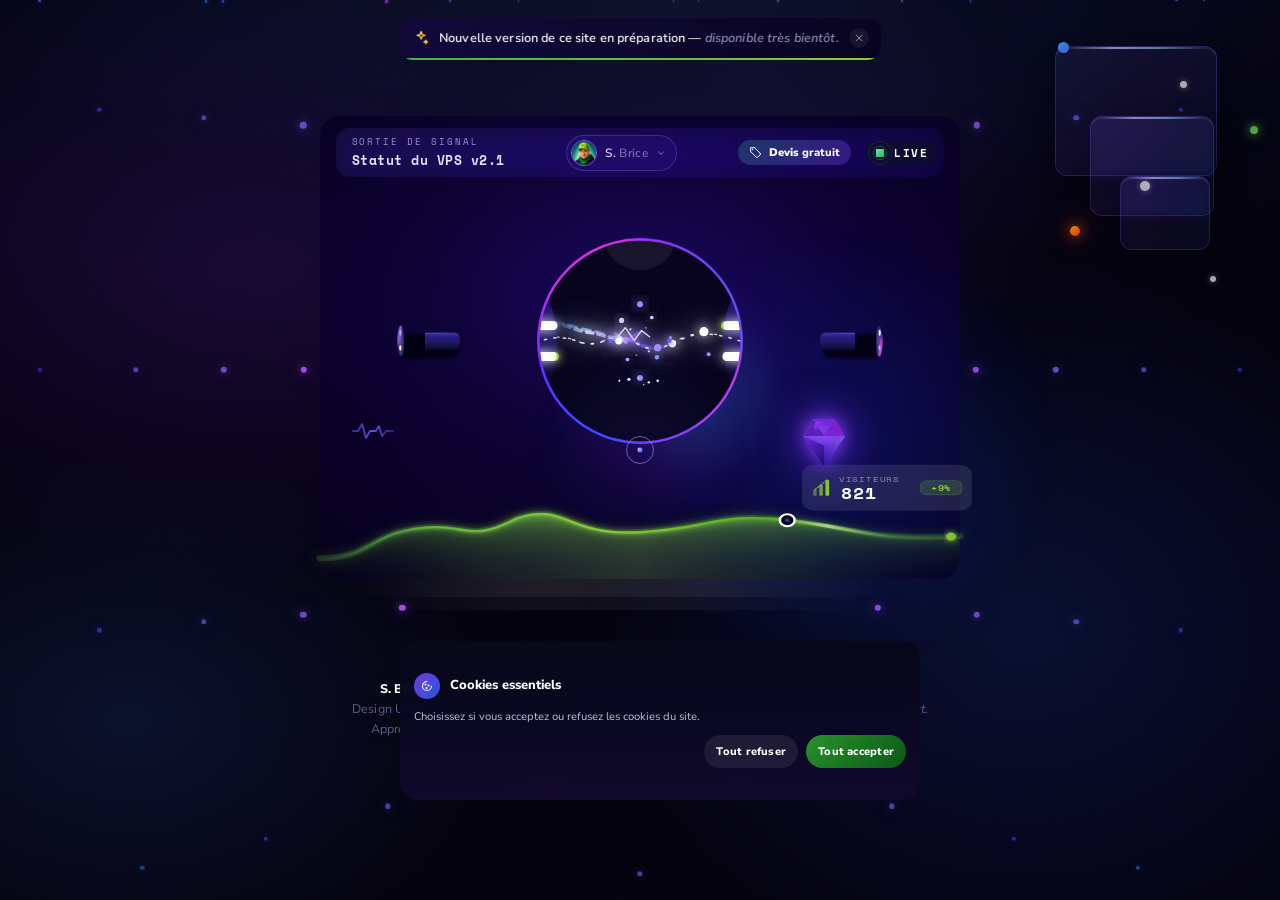
<file: index.html>
<!DOCTYPE html>
<html lang="fr" class="page-intro">
<head>
  <meta charset="UTF-8"/>
  <meta name="viewport" content="width=device-width, initial-scale=1.0"/>
  <title>Coming soon page - S. Brice · Portfolio - Statut du VPS v2.1 · LIVE</title>

  <!-- ══ SEO & GEO (référencement local Luneray 76810 + mots-clés métier) ══
       ⚠️ À REMPLACER avant mise en ligne : l'URL canonique et l'image
       og:image ci-dessous utilisent un domaine provisoire. Remplace
       "https://votre-domaine.fr/" par ton vrai nom de domaine une fois
       le site en ligne, et dépose l'image OG fournie séparément (ou la
       tienne) à la racine du site. -->
  <meta name="description" content="S. Brice — Senior UI/UX designer basé à Luneray (76810), Seine-Maritime, Normandie. Design SaaS, user interface, user experience, print design, iconographie, formes vectorielles, mobile first et pixel perfect."/>
  <meta name="keywords" content="senior UI/UX designer, UIUX, user interface, user experience, SaaS design, print design, iconographie, icônes, responsive design, mobile first, pixel perfect, formes vectorielles, vector shapes, designer freelance Normandie, designer Luneray, designer Seine-Maritime, designer Dieppe, designer Rouen"/>
  <meta name="author" content="S. Brice"/>
  <meta name="robots" content="index, follow"/>
  <link rel="canonical" href="https://votre-domaine.fr/"/>

  <!-- Ciblage géographique local (Luneray, Seine-Maritime, Normandie, France) -->
  <meta name="geo.region" content="FR-76"/>
  <meta name="geo.placename" content="Luneray"/>
  <meta name="geo.position" content="49.8292;0.9142"/>
  <meta name="ICBM" content="49.8292, 0.9142"/>

  <!-- Open Graph -->
  <meta property="og:type" content="website"/>
  <meta property="og:site_name" content="S. Brice — Designer UI/UX"/>
  <meta property="og:title" content="S. Brice — Senior UI/UX designer · Luneray, Normandie"/>
  <meta property="og:description" content="UI/UX, SaaS design, print design, iconographie, user interface, user experience, mobile first, responsive, pixel perfect et formes vectorielles. Basé à Luneray (76810), Normandie."/>
  <meta property="og:url" content="https://votre-domaine.fr/"/>
  <meta property="og:image" content="https://votre-domaine.fr/og-image.jpg"/>
  <meta property="og:locale" content="fr_FR"/>

  <!-- Twitter / X Card -->
  <meta name="twitter:card" content="summary_large_image"/>
  <meta name="twitter:title" content="S. Brice — Senior UI/UX designer · Luneray, Normandie"/>
  <meta name="twitter:description" content="UI/UX, SaaS design, print design, iconographie, mobile first, responsive, pixel perfect et formes vectorielles."/>
  <meta name="twitter:image" content="https://votre-domaine.fr/og-image.jpg"/>

  <meta name="theme-color" content="#04020e"/>

  <!-- Favicon : globe en vert fluo (#00ffaa, la couleur du point LIVE et
       du graphique) sur fond dégradé sombre identique à la page — encodé
       directement en base64 (data URI) pour que le favicon s'affiche même
       en ouvrant ce fichier seul, sans les fichiers séparés à héberger. -->
  <link rel="icon" type="image/svg+xml" href="[data-uri]"/>

  <!-- Données structurées (schema.org) : Personne / activité de design,
       localisée à Luneray, pour aider Google, l'IA Overviews et les
       assistants IA (ChatGPT, Perplexity…) à identifier qui tu es, où et
       ce que tu proposes. Complète sameAs avec tes vrais profils
       (LinkedIn, Behance, Dribbble, Instagram…) dès que tu les as. -->
  <script type="application/ld+json">
  {
    "@context": "https://schema.org",
    "@type": "Person",
    "name": "S. Brice",
    "jobTitle": "Senior UI/UX designer",
    "description": "Senior UI/UX designer spécialisé en SaaS design, user interface, user experience, print design, iconographie, mobile first, responsive design, pixel perfect et formes vectorielles.",
    "email": "mailto:gfx.seraphinbrice@gmail.com",
    "address": {
      "@type": "PostalAddress",
      "addressLocality": "Luneray",
      "postalCode": "76810",
      "addressRegion": "Normandie",
      "addressCountry": "FR"
    },
    "areaServed": ["Luneray", "Seine-Maritime", "Dieppe", "Rouen", "Normandie", "France"],
    "knowsAbout": [
      "UI/UX",
      "User interface",
      "User experience",
      "SaaS design",
      "Print design",
      "Iconographie",
      "Icônes",
      "Responsive design",
      "Mobile first",
      "Pixel perfect",
      "Formes vectorielles",
      "Vector shapes",
      "Design accessible"
    ],
    "sameAs": []
  }
  </script>

  <link rel="preconnect" href="https://fonts.googleapis.com"/>
  <link href="https://fonts.googleapis.com/css2?family=Space+Mono:wght@400;700&family=Nunito+Sans:wght@400;600;700&display=swap" rel="stylesheet"/>
  <link rel="stylesheet" href="assets/styles.css"/>
  
</head>
<body>

<!-- Loader intro -->
<div class="site-loader" id="siteLoader">
  <div class="site-loader-bg"></div>
  <div class="site-loader-content">
    <div class="site-loader-logo-outer">
      <div class="site-loader-ring-3"></div>
      <div class="site-loader-ring-1"></div>
      <div class="site-loader-ring-2"></div>
      <div class="site-loader-circle">
        <span class="site-loader-text"><span class="site-loader-s">S</span><span class="site-loader-b"><sup>b</sup></span></span>
      </div>
    </div>
    <div class="site-loader-progress-wrap">
      <div class="site-loader-progress-bar" id="siteLoaderBar"></div>
    </div>
    <div class="site-loader-label" id="siteLoaderLabel">Chargement...</div>
  </div>
</div>

<!-- Custom Cursor (injecté depuis cursorcustomfinal.html) -->
<div id="sk-cursor-blur"></div>
<div class="sk-cursor-ring" id="skCursorRing"></div>
<div class="sk-cursor-dot" id="skCursorDot"></div>

<!-- Entry overlay -->
<div class="entry-overlay" id="entryOverlay"></div>

<!-- Toast "nouvelle version bientôt" — s'affiche à chaque visite, 10s -->
<div class="launch-toast" id="launchToast" role="status">
  <svg class="launch-toast-icon" width="16" height="16" viewBox="0 0 24 24" fill="none" stroke="currentColor" stroke-width="1.8" stroke-linecap="round" stroke-linejoin="round">
    <defs>
      <linearGradient id="launchSparkGrad" x1="0%" y1="0%" x2="100%" y2="100%">
        <stop offset="0%" stop-color="#fff6a8"/>
        <stop offset="45%" stop-color="#ffd34d"/>
        <stop offset="100%" stop-color="#ff8a00"/>
      </linearGradient>
    </defs>
    <path d="M12 2l1.6 4.7L18 8l-4.4 1.3L12 14l-1.6-4.7L6 8l4.4-1.3L12 2z" stroke="url(#launchSparkGrad)"/>
    <path d="M19 15l.8 2.2L22 18l-2.2.8L19 21l-.8-2.2L16 18l2.2-.8L19 15z" stroke="url(#launchSparkGrad)"/>
  </svg>
  <span class="launch-toast-text">Nouvelle version de ce site en préparation — <em>disponible très bientôt.</em></span>
  <button class="launch-toast-close" id="launchToastClose" aria-label="Fermer">
    <svg width="10" height="10" viewBox="0 0 24 24" fill="none" stroke="currentColor" stroke-width="2.4" stroke-linecap="round"><line x1="5" y1="5" x2="19" y2="19"/><line x1="19" y1="5" x2="5" y2="19"/></svg>
  </button>
  <div class="launch-toast-progress"><div class="launch-toast-progress-bar" id="launchToastBar"></div></div>
</div>

<!-- 3D Dot rings background -->
<div class="dots-bg" id="dotsBg"></div>

<!-- Ambient particles -->
<div class="particles" id="particles"></div>

<div class="wrap">

  <!-- Glass Squares deco top-right — ancré à la carte (.wrap) elle-même,
       plus au viewport : reste toujours à la même position relative à la
       carte, même après un resize de la fenêtre (demande S. Brice). -->
  <div class="glass-squares">
    <div class="gsq gsq-0"></div>
    <div class="gsq gsq-1"></div>
    <div class="gsq gsq-2"></div>
    <div class="gsq gsq-3"></div>
    <div class="gsq-dot gsq-dot-1"></div>
    <div class="gsq-dot gsq-dot-2"></div>
    <div class="gsq-dot gsq-dot-3"></div>
    <div class="gsq-dot gsq-dot-4"></div>
    <div class="gsq-dot gsq-dot-5"></div>
    <div class="gsq-dot gsq-dot-6"></div>
  </div>

  <div class="wrap-cascade-3"></div>

  <div class="orb o2"></div>
  <div class="orb o3"></div>
  <div class="orb o4"></div>

  <!-- Status Header -->
  <div class="status-header">
    <div class="status-left">
      <span class="status-label">SORTIE DE SIGNAL</span>
      <span class="status-title">Statut du VPS v2.1</span>
    </div>
    <div class="status-profile-wrap">
      <div class="status-center">
        <img class="status-avatar" src="[data-uri]" alt="S. Brice"/>
        <span class="status-connected-text"><span class="pn-initials">S.</span> <span class="pn-surname">Brice</span></span>
        <svg class="status-profile-arrow" width="10" height="10" viewBox="0 0 24 24" fill="none" stroke="currentColor" stroke-width="2.5" stroke-linecap="round"><polyline points="6 9 12 15 18 9"/></svg>
      </div>
      <div class="status-dropdown">
        <div class="status-dd-home">
          <span class="status-dd-home-line"></span>
          <a href="javascript:void(0)" class="status-dd-home-label">Coming soon</a>
          <span class="status-dd-home-line rev"></span>
        </div>
        <a class="status-dd-item" href="javascript:void(0)">
          <svg width="13" height="13" viewBox="0 0 24 24" fill="none" stroke="currentColor" stroke-width="1.8"><circle cx="12" cy="12" r="10"/><circle cx="12" cy="12" r="4"/></svg>
          UI Style Guide
        </a>
        <a class="status-dd-item" href="javascript:void(0)" style="color:rgba(167,139,250,.9);">
          <svg width="13" height="13" viewBox="0 0 24 24" fill="none" stroke="currentColor" stroke-width="1.8"><rect x="3" y="3" width="7" height="7" rx="1"/><rect x="14" y="3" width="7" height="7" rx="1"/><rect x="3" y="14" width="7" height="7" rx="1"/><rect x="14" y="14" width="7" height="7" rx="1"/></svg>
          UI/UX Design
        </a>
        <a class="status-dd-item" href="javascript:void(0)">
          <svg width="13" height="13" viewBox="0 0 24 24" fill="none" stroke="currentColor" stroke-width="1.8"><path d="M17.5 19a4.5 4.5 0 000-9 6 6 0 00-11.4 1.9A4 4 0 006.5 19H17.5z"/></svg>
          SaaS Design
        </a>
        <a class="status-dd-item" href="javascript:void(0)">
          <svg width="13" height="13" viewBox="0 0 24 24" fill="none" stroke="currentColor" stroke-width="1.8" stroke-linejoin="round"><path d="M12 2.5l2.9 6.26 6.6 1-4.75 4.63 1.12 6.61L12 17.9l-5.87 3.1 1.12-6.61-4.75-4.63 6.6-1z"/></svg>
          Iconographie
        </a>
        <a class="status-dd-item" href="javascript:void(0)">
          <svg width="13" height="13" viewBox="0 0 24 24" fill="none" stroke="currentColor" stroke-width="1.8"><path d="M21 15a2 2 0 0 1-2 2H7l-4 4V5a2 2 0 0 1 2-2h14a2 2 0 0 1 2 2z"/></svg>
          Print Design
        </a>
        <a class="status-dd-item status-dd-portfolio" href="javascript:void(0)" style="color:#ffffff;">
          <svg width="13" height="13" viewBox="0 0 24 24" fill="none" stroke="currentColor" stroke-width="1.8" stroke-linecap="round" stroke-linejoin="round"><path d="M3.5 7.5A2.5 2.5 0 0 1 6 5h4l1.6 2H18a2.5 2.5 0 0 1 2.5 2.5V17A2.5 2.5 0 0 1 18 19.5H6A2.5 2.5 0 0 1 3.5 17V7.5z"/><rect x="7" y="9" width="10" height="6" rx="1.2"/></svg>
          <strong>Portfolio</strong>
        </a>
        <div class="status-dd-sep-detailed"></div>
        <a class="status-dd-item status-dd-tech" href="javascript:void(0)">
          <svg width="13" height="13" viewBox="0 0 24 24" fill="none" stroke="currentColor" stroke-width="1.8"><polyline points="16 18 22 12 16 6"/><polyline points="8 6 2 12 8 18"/></svg>
          HTML · CSS · JS
        </a>
      </div>
    </div>
    <div class="status-right">
      <button type="button" class="status-header-cta js-quote-cta" aria-label="Ouvrir le formulaire de devis gratuit">
        <svg width="13" height="13" viewBox="0 0 24 24" fill="none" stroke="currentColor" stroke-width="1.8" stroke-linecap="round" stroke-linejoin="round" aria-hidden="true"><path d="M20.59 13.41L11 3.83V3H3v8h.83L13.41 20.6a2 2 0 002.82 0l4.36-4.36a2 2 0 000-2.82z"/><circle cx="6.5" cy="6.5" r="1.3" fill="currentColor" stroke="none"/></svg>
        <span class="status-header-cta-text"><strong>Devis</strong> gratuit</span>
      </button>
      <div class="status-live">
        <div class="radar-dot-wrap">
          <div class="radar-core"></div>
        </div>
        <span class="status-live-text"><span>L</span><span>I</span><span>V</span><span>E</span></span>
      </div>
    </div>
  </div>

  <div class="circle-hitzone" id="circleHit"></div>

  <svg class="cable-svg" id="cableSvg" viewBox="0 0 760 400" xmlns="http://www.w3.org/2000/svg">
    <defs>
      <linearGradient id="pulseGradDarkBP" x1="0%" y1="0%" x2="100%" y2="0%">
        <stop offset="0%">
          <animate attributeName="stop-color" values="#171246;#3a2494;#6a4fd6;#3a2494;#171246" dur="1.6s" repeatCount="indefinite"/>
        </stop>
        <stop offset="50%">
          <animate attributeName="stop-color" values="#4a2f9e;#6a4fd6;#8a5cf0;#6a4fd6;#4a2f9e" dur="1.6s" repeatCount="indefinite"/>
        </stop>
        <stop offset="100%">
          <animate attributeName="stop-color" values="#171246;#2d1b7a;#4a2f9e;#2d1b7a;#171246" dur="1.6s" repeatCount="indefinite"/>
        </stop>
      </linearGradient>
      <linearGradient id="cyl" x1="0" y1="0" x2="0" y2="1">
        <stop offset="0%"   stop-color="#e0d8ff" stop-opacity="0.65"/>
        <stop offset="5%"   stop-color="#9880f0"/>
        <stop offset="18%"  stop-color="#4030b8"/>
        <stop offset="40%"  stop-color="#1e1270"/>
        <stop offset="65%"  stop-color="#0d0848"/>
        <stop offset="85%"  stop-color="#060320"/>
        <stop offset="93%"  stop-color="#1e16a0" stop-opacity="0.35"/>
        <stop offset="100%" stop-color="#2233cc" stop-opacity="0.15"/>
      </linearGradient>
      <linearGradient id="sheen" x1="0" y1="0" x2="0" y2="1">
        <stop offset="0%"   stop-color="#ffffff" stop-opacity="0"/>
        <stop offset="46%"  stop-color="#5566ff" stop-opacity="0.08"/>
        <stop offset="52%"  stop-color="#ffffff" stop-opacity="0.05"/>
        <stop offset="100%" stop-color="#ffffff" stop-opacity="0"/>
      </linearGradient>
      <linearGradient id="conn" x1="0" y1="0" x2="0" y2="1">
        <stop offset="0%"   stop-color="#38259a"/>
        <stop offset="20%"  stop-color="#201468"/>
        <stop offset="60%"  stop-color="#110a48"/>
        <stop offset="100%" stop-color="#070525"/>
      </linearGradient>
      <radialGradient id="cGlass" cx="50%" cy="30%" r="65%">
        <stop offset="0%"   stop-color="#7766ff" stop-opacity="0.32"/>
        <stop offset="70%"  stop-color="#3322bb" stop-opacity="0.08"/>
        <stop offset="100%" stop-color="#000000" stop-opacity="0"/>
      </radialGradient>
      <radialGradient id="gcore" cx="50%" cy="38%" r="58%">
        <stop offset="0%"   stop-color="#88ffcc"/>
        <stop offset="30%"  stop-color="#00ee88"/>
        <stop offset="70%"  stop-color="#00aa55"/>
        <stop offset="100%" stop-color="#003322"/>
      </radialGradient>
      <radialGradient id="gcoreRim" cx="50%" cy="25%" r="50%">
        <stop offset="0%"   stop-color="#1a0aff" stop-opacity="1"/>
        <stop offset="100%" stop-color="#0d05cc" stop-opacity="1"/>
      </radialGradient>
      <linearGradient id="pin" x1="0" y1="0" x2="1" y2="0">
        <stop offset="0%"   stop-color="#c8deff"/>
        <stop offset="45%"  stop-color="#ffffff"/>
        <stop offset="100%" stop-color="#7090dd"/>
      </linearGradient>

      <!-- GREEN NEON sweep for pins -->
      <linearGradient id="tipGradGreenL" x1="0%" y1="0%" x2="100%" y2="0%" gradientUnits="objectBoundingBox">
        <stop offset="0%"  stop-color="#aedd44" stop-opacity="0">
          <animate attributeName="offset" values="-0.6;0.2;1.6;-0.6" dur="3s" repeatCount="indefinite"/>
        </stop>
        <stop offset="20%" stop-color="#88dd33" stop-opacity="1">
          <animate attributeName="offset" values="-0.4;0.4;1.8;-0.4" dur="3s" repeatCount="indefinite"/>
          <animate attributeName="stop-color" values="#88dd33;#55cc22;#aedd44;#88dd33" dur="3s" repeatCount="indefinite"/>
        </stop>
        <stop offset="40%" stop-color="#55aa22" stop-opacity="0.7">
          <animate attributeName="offset" values="-0.1;0.7;2.1;-0.1" dur="3s" repeatCount="indefinite"/>
        </stop>
        <stop offset="60%" stop-color="#aedd44" stop-opacity="0">
          <animate attributeName="offset" values="0.1;0.9;2.3;0.1" dur="3s" repeatCount="indefinite"/>
        </stop>
      </linearGradient>
      <linearGradient id="tipGradGreenL2" x1="0%" y1="0%" x2="100%" y2="0%" gradientUnits="objectBoundingBox">
        <stop offset="0%"  stop-color="#aedd44" stop-opacity="0">
          <animate attributeName="offset" values="-0.6;0.2;1.6;-0.6" dur="3s" begin="0.5s" repeatCount="indefinite"/>
        </stop>
        <stop offset="20%" stop-color="#88dd33" stop-opacity="1">
          <animate attributeName="offset" values="-0.4;0.4;1.8;-0.4" dur="3s" begin="0.5s" repeatCount="indefinite"/>
          <animate attributeName="stop-color" values="#55cc22;#aedd44;#88dd33;#55cc22" dur="3s" begin="0.5s" repeatCount="indefinite"/>
        </stop>
        <stop offset="40%" stop-color="#55aa22" stop-opacity="0.7">
          <animate attributeName="offset" values="-0.1;0.7;2.1;-0.1" dur="3s" begin="0.5s" repeatCount="indefinite"/>
        </stop>
        <stop offset="60%" stop-color="#aedd44" stop-opacity="0">
          <animate attributeName="offset" values="0.1;0.9;2.3;0.1" dur="3s" begin="0.5s" repeatCount="indefinite"/>
        </stop>
      </linearGradient>
      <filter id="pinGreenGlow" x="-80%" y="-200%" width="360%" height="600%">
        <feGaussianBlur stdDeviation="4" result="b1"/>
        <feGaussianBlur stdDeviation="7" result="b2"/>
        <feMerge><feMergeNode in="b2"/><feMergeNode in="b1"/><feMergeNode in="SourceGraphic"/></feMerge>
      </filter>
      <radialGradient id="gap" cx="50%" cy="50%" r="50%">
        <stop offset="0%"   stop-color="#8866ff" stop-opacity="0"/>
        <stop offset="100%" stop-color="#220088" stop-opacity="0"/>
      </radialGradient>
      <radialGradient id="fshadow" cx="50%" cy="30%" r="60%">
        <stop offset="0%"   stop-color="#000000" stop-opacity="0.7"/>
        <stop offset="100%" stop-color="#000000" stop-opacity="0"/>
      </radialGradient>
      <radialGradient id="rimGlow" cx="50%" cy="50%" r="50%">
        <stop offset="80%"  stop-color="transparent"/>
        <stop offset="100%" stop-color="#6644ff" stop-opacity="0"/>
      </radialGradient>

      <!-- Animated purple-blue gradient for circle rim -->
      <linearGradient id="circGrad1" x1="0%" y1="0%" x2="100%" y2="100%">
        <stop offset="0%"   stop-color="#ff44cc"/>
        <stop offset="30%"  stop-color="#7722ff"/>
        <stop offset="65%"  stop-color="#2255ff"/>
        <stop offset="100%" stop-color="#cc33ff"/>
      </linearGradient>
      <linearGradient id="circGrad2" x1="100%" y1="0%" x2="0%" y2="100%">
        <stop offset="0%"   stop-color="#3355ff"/>
        <stop offset="35%"  stop-color="#ff33aa"/>
        <stop offset="70%"  stop-color="#8833ff"/>
        <stop offset="100%" stop-color="#1144ff"/>
      </linearGradient>

      <clipPath id="cL" clipPathUnits="userSpaceOnUse">
        <path d="M -4,162 L 112,162 Q 136,162 136,196 Q 136,230 112,230 L -4,230 Z"
          transform="translate(136,196) scale(0.585) translate(-136,-196)"/>
      </clipPath>
      <clipPath id="cR" clipPathUnits="userSpaceOnUse">
        <path d="M 764,162 L 648,162 Q 624,162 624,196 Q 624,230 648,230 L 764,230 Z"
          transform="translate(624,196) scale(0.585) translate(-624,-196)"/>
      </clipPath>
      <clipPath id="circ">
        <circle cx="380" cy="196" r="138"/>
      </clipPath>

      <filter id="gf" x="-60%" y="-60%" width="220%" height="220%">
        <feGaussianBlur stdDeviation="5" result="b"/>
        <feMerge><feMergeNode in="b"/><feMergeNode in="SourceGraphic"/></feMerge>
      </filter>
      <filter id="sf" x="-90%" y="-90%" width="280%" height="280%">
        <!-- Bloom double-couche (comme #greenGlow) pour un effet électrique liquide
             plus intense : halo large + halo serré, cœur net conservé au-dessus. -->
        <feGaussianBlur stdDeviation="8"  result="b1"/>
        <feGaussianBlur stdDeviation="16" result="b2"/>
        <feMerge><feMergeNode in="b2"/><feMergeNode in="b1"/><feMergeNode in="SourceGraphic"/></feMerge>
      </filter>
      <filter id="db">
        <feGaussianBlur stdDeviation="3"/>
      </filter>

      <filter id="greenGlow" x="-100%" y="-100%" width="400%" height="400%">
        <feGaussianBlur stdDeviation="3" result="b1"/>
        <feGaussianBlur stdDeviation="6" result="b2"/>
        <feMerge>
          <feMergeNode in="b2"/>
          <feMergeNode in="b1"/>
          <feMergeNode in="SourceGraphic"/>
        </feMerge>
      </filter>
      <filter id="greenGlowSoft" x="-60%" y="-60%" width="320%" height="320%">
        <feGaussianBlur stdDeviation="2" result="b"/>
        <feMerge><feMergeNode in="b"/><feMergeNode in="SourceGraphic"/></feMerge>
      </filter>

      <!-- LEFT tip: sweep right→left + bottom→top (linearGradient, gradientUnits=objectBoundingBox) -->
      <linearGradient id="tipGradL" x1="100%" y1="100%" x2="0%" y2="0%" gradientUnits="objectBoundingBox">
        <stop offset="0%"   stop-color="#ff55cc" stop-opacity="0">
          <animate attributeName="offset" values="-0.4;0.3;1.4;-0.4" dur="2.4s" repeatCount="indefinite"/>
        </stop>
        <stop offset="20%"  stop-color="#ff55cc" stop-opacity="0.9">
          <animate attributeName="offset" values="-0.2;0.5;1.6;-0.2" dur="2.4s" repeatCount="indefinite"/>
          <animate attributeName="stop-color" values="#ff55cc;#9933ff;#4488ff;#ff55cc" dur="2.4s" repeatCount="indefinite"/>
        </stop>
        <stop offset="40%"  stop-color="#7733ff" stop-opacity="0.7">
          <animate attributeName="offset" values="0;0.7;1.8;0" dur="2.4s" repeatCount="indefinite"/>
        </stop>
        <stop offset="60%"  stop-color="#4488ff" stop-opacity="0">
          <animate attributeName="offset" values="0.2;0.9;2;0.2" dur="2.4s" repeatCount="indefinite"/>
        </stop>
      </linearGradient>

      <!-- RIGHT tip: sweep left→right (same logic as before) -->
      <linearGradient id="tipGradR" x1="0%" y1="0%" x2="100%" y2="100%" gradientUnits="objectBoundingBox">
        <stop offset="0%"   stop-color="#cc44ff" stop-opacity="0">
          <animate attributeName="offset" values="-0.4;0.3;1.4;-0.4" dur="2.4s" repeatCount="indefinite"/>
        </stop>
        <stop offset="20%"  stop-color="#cc44ff" stop-opacity="0.9">
          <animate attributeName="offset" values="-0.2;0.5;1.6;-0.2" dur="2.4s" repeatCount="indefinite"/>
          <animate attributeName="stop-color" values="#cc44ff;#4488ff;#ff55cc;#cc44ff" dur="2.4s" repeatCount="indefinite"/>
        </stop>
        <stop offset="40%"  stop-color="#4466ff" stop-opacity="0.7">
          <animate attributeName="offset" values="0;0.7;1.8;0" dur="2.4s" repeatCount="indefinite"/>
        </stop>
        <stop offset="60%"  stop-color="#ff55cc" stop-opacity="0">
          <animate attributeName="offset" values="0.2;0.9;2;0.2" dur="2.4s" repeatCount="indefinite"/>
        </stop>
      </linearGradient>

      <!-- ÉLECTRICITÉ LIQUIDE : dégradé qui coule le long du zigzag central -->
      <linearGradient id="liquidElec" x1="0%" y1="0%" x2="100%" y2="0%" gradientUnits="objectBoundingBox">
        <stop offset="0%"  stop-color="#4488ff" stop-opacity="0">
          <animate attributeName="offset" values="-0.5;0.35;1.5;-0.5" dur="2.2s" repeatCount="indefinite"/>
        </stop>
        <stop offset="16%" stop-color="#ffffff" stop-opacity="1">
          <animate attributeName="offset" values="-0.34;0.51;1.66;-0.34" dur="2.2s" repeatCount="indefinite"/>
          <animate attributeName="stop-color" values="#ffffff;#a78bfa;#60a5fa;#ffffff" dur="2.2s" repeatCount="indefinite"/>
        </stop>
        <stop offset="38%" stop-color="#7c3aed" stop-opacity="0.85">
          <animate attributeName="offset" values="-0.12;0.73;1.88;-0.12" dur="2.2s" repeatCount="indefinite"/>
        </stop>
        <stop offset="60%" stop-color="#4488ff" stop-opacity="0">
          <animate attributeName="offset" values="0.1;0.95;2.1;0.1" dur="2.2s" repeatCount="indefinite"/>
        </stop>
      </linearGradient>
      <linearGradient id="liquidElec2" x1="0%" y1="0%" x2="100%" y2="0%" gradientUnits="objectBoundingBox">
        <stop offset="0%"  stop-color="#4488ff" stop-opacity="0">
          <animate attributeName="offset" values="-0.5;0.35;1.5;-0.5" dur="2.6s" begin="0.6s" repeatCount="indefinite"/>
        </stop>
        <stop offset="16%" stop-color="#ffffff" stop-opacity="1">
          <animate attributeName="offset" values="-0.34;0.51;1.66;-0.34" dur="2.6s" begin="0.6s" repeatCount="indefinite"/>
          <animate attributeName="stop-color" values="#a78bfa;#60a5fa;#ffffff;#a78bfa" dur="2.6s" begin="0.6s" repeatCount="indefinite"/>
        </stop>
        <stop offset="38%" stop-color="#7c3aed" stop-opacity="0.85">
          <animate attributeName="offset" values="-0.12;0.73;1.88;-0.12" dur="2.6s" begin="0.6s" repeatCount="indefinite"/>
        </stop>
        <stop offset="60%" stop-color="#4488ff" stop-opacity="0">
          <animate attributeName="offset" values="0.1;0.95;2.1;0.1" dur="2.6s" begin="0.6s" repeatCount="indefinite"/>
        </stop>
      </linearGradient>
    </defs>

    <!-- Outer decorative ring -->
    <circle cx="380" cy="196" r="70" fill="none" stroke="#4433aa" stroke-width="0.5" stroke-opacity="0.35" stroke-dasharray="3 9"/>
    <circle cx="380" cy="196" r="75" fill="none" stroke="#331188" stroke-width="0.5" stroke-opacity="0.2"/>

    <!-- Gap glow supprimé -->

    <!-- LEFT CABLE -->
    <g style="transform-origin:136px 196px; animation:floatcableL 9s ease-in-out infinite">
    <g transform="translate(136,196) scale(0.585) translate(-136,-196)">
      <path d="M -4,168 L 112,168 Q 130,168 130,196 Q 130,224 112,224 L -4,224 Z"
        fill="#000008" opacity="0.8" filter="url(#db)" transform="translate(3,12)"/>
      <g clip-path="url(#cL)">
        <rect x="-4" y="162" width="150" height="68" fill="url(#cyl)"/>
        <rect x="-4" y="162" width="150" height="68" fill="url(#sheen)"/>
        <rect x="-4" y="162" width="150" height="5" fill="#000000" fill-opacity="0.35"/>
        <rect x="-4" y="225" width="150" height="5" fill="#000000" fill-opacity="0.45"/>
        <ellipse cx="64" cy="169" rx="76" ry="10" fill="#ffffff" fill-opacity="0.13"/>
        <rect x="-4" y="193" width="150" height="1.5" fill="#ffffff" fill-opacity="0.04"/>
      </g>
      <ellipse cx="1"  cy="197" rx="5"   ry="33" fill="#262636" opacity="1"/>
      <ellipse cx="-2" cy="196" rx="7"   ry="35" fill="#312d61"/>
      <ellipse cx="-2" cy="196" rx="5"   ry="29" fill="#43379a"/>
      <ellipse cx="-2" cy="196" rx="3"   ry="21" fill="#5243b5" fill-opacity="0.75"/>
      <ellipse cx="-3" cy="177" rx="2.5" ry="7"  fill="#ffffff" fill-opacity="1"/>
      <ellipse cx="-3" cy="212" rx="2.5" ry="6"  fill="#ffffff" fill-opacity="1"/>
      <!-- Animated gradient tip glow L -->
      <ellipse cx="-2" cy="196" rx="8" ry="36" fill="url(#tipGradL)" opacity="0.9"/>
      <ellipse cx="-2" cy="196" rx="4" ry="22" fill="url(#tipGradL)" opacity="0.65"/>
    </g>
    </g><!-- /floatcableL -->

    <!-- RIGHT CABLE -->
    <g style="transform-origin:624px 196px; animation:floatcableR 11s ease-in-out infinite">
    <g transform="translate(624,196) scale(0.585) translate(-624,-196)">
      <path d="M 764,168 L 652,168 Q 634,168 634,196 Q 634,224 652,224 L 764,224 Z"
        fill="#000008" opacity="0.8" filter="url(#db)" transform="translate(-3,12)"/>
      <g clip-path="url(#cR)">
        <rect x="614" y="162" width="150" height="68" fill="url(#cyl)"/>
        <rect x="614" y="162" width="150" height="68" fill="url(#sheen)"/>
        <rect x="614" y="162" width="150" height="5" fill="#000000" fill-opacity="0.35"/>
        <rect x="614" y="225" width="150" height="5" fill="#000000" fill-opacity="0.45"/>
        <ellipse cx="694" cy="169" rx="76" ry="10" fill="#ffffff" fill-opacity="0.13"/>
        <rect x="614" y="193" width="150" height="1.5" fill="#ffffff" fill-opacity="0.04"/>
      </g>
      <ellipse cx="759" cy="197" rx="5"   ry="33" fill="#262636" opacity="1"/>
      <ellipse cx="762" cy="196" rx="7"   ry="35" fill="#312d61"/>
      <ellipse cx="762" cy="196" rx="5"   ry="29" fill="#43379a"/>
      <ellipse cx="762" cy="196" rx="3"   ry="21" fill="#5243b5" fill-opacity="0.75"/>
      <ellipse cx="763" cy="177" rx="2.5" ry="7"  fill="#ffffff" fill-opacity="1"/>
      <ellipse cx="763" cy="212" rx="2.5" ry="6"  fill="#ffffff" fill-opacity="1"/>
      <!-- Animated gradient tip glow R -->
      <ellipse cx="762" cy="196" rx="8" ry="36" fill="url(#tipGradR)" opacity="0.9"/>
      <ellipse cx="762" cy="196" rx="4" ry="22" fill="url(#tipGradR)" opacity="0.65"/>
    </g>
    </g><!-- /floatcableR -->

    <!-- CIRCLE CLIP ZONE -->
    <g clip-path="url(#circ)">
      <circle cx="380" cy="196" r="138" fill="#08041e" fill-opacity="1"/>

      <!-- Rotating dashed inner ring -->
      <circle cx="380" cy="196" r="53"
        fill="none" stroke="#6644ee" stroke-width="0.8" stroke-opacity="0.28"
        stroke-dasharray="4 12"
        style="transform-origin:380px 196px; animation:spin-slow 40s linear infinite"/>

      <!-- ELECTRIC BRIDGE -->
      <g style="pointer-events:none" filter="url(#sf)">
        <path d="M 232 180 C 255 168 272 170 289 176 C 305 182 320 181 334 188 C 348 195 360 190 370 196 C 381 202 393 210 409 205 C 426 200 442 190 458 184 C 476 177 494 176 526 182"
          fill="none" stroke="url(#liquidElec)" stroke-width="4.2" stroke-linecap="round" stroke-linejoin="round"
          stroke-dasharray="11 8" opacity="0.98">
          <animate attributeName="stroke-dashoffset" values="0;-28" dur="0.78s" repeatCount="indefinite"/>
          <animate attributeName="opacity" values="0.35;1;0.72;1;0.35" dur="1.8s" repeatCount="indefinite"/>
        </path>
        <path d="M 232 214 C 252 225 271 224 289 218 C 305 212 319 214 335 208 C 349 202 359 208 370 196 C 381 184 392 181 407 187 C 424 193 443 205 458 210 C 477 216 495 218 526 213"
          fill="none" stroke="url(#liquidElec2)" stroke-width="3.1" stroke-linecap="round" stroke-linejoin="round"
          stroke-dasharray="8 10" opacity="0.9">
          <animate attributeName="stroke-dashoffset" values="0;24" dur="1s" repeatCount="indefinite"/>
          <animate attributeName="opacity" values="0.28;0.92;0.5;0.96;0.28" dur="2.1s" repeatCount="indefinite"/>
        </path>
        <path d="M 242 196 C 262 188 280 190 295 196 C 312 204 325 198 340 192 C 351 188 361 191 370 196 C 379 201 389 209 403 206 C 419 202 433 192 448 188 C 467 183 490 186 516 196"
          fill="none" stroke="#ffffff" stroke-width="1.9" stroke-linecap="round" stroke-linejoin="round"
          stroke-dasharray="3 13" opacity="0.95">
          <animate attributeName="stroke-dashoffset" values="0;32" dur="0.62s" repeatCount="indefinite"/>
          <animate attributeName="opacity" values="0.25;1;0.45;1;0.25" dur="1.2s" repeatCount="indefinite"/>
        </path>
        <circle r="4" fill="#ffffff" opacity="0.98">
          <animateMotion dur="1.2s" repeatCount="indefinite"
            path="M 232 180 C 255 168 272 170 289 176 C 305 182 320 181 334 188 C 348 195 360 190 370 196 C 381 202 393 210 409 205 C 426 200 442 190 458 184 C 476 177 494 176 526 182"/>
          <animate attributeName="r" values="3;6.5;3" dur="0.6s" repeatCount="indefinite"/>
        </circle>
        <circle r="2.8" fill="#a78bfa" opacity="0.95">
          <animateMotion begin="0.28s" dur="1.45s" repeatCount="indefinite"
            path="M 526 213 C 495 218 477 216 458 210 C 443 205 424 193 407 187 C 392 181 381 184 370 196 C 361 208 351 205 340 192 C 325 198 312 204 295 196 C 280 190 262 188 242 196"/>
          <animate attributeName="r" values="2;4.5;2" dur="0.7s" repeatCount="indefinite"/>
        </circle>
      </g>

      <!-- LEFT CONNECTOR -->
      <g transform="translate(202,196)">
        <ellipse cx="0" cy="11" rx="62" ry="90" fill="#030110" opacity="0.7"/>
        <ellipse cx="0" cy="0"  rx="66" ry="96" fill="url(#conn)"/>
        <ellipse cx="0" cy="0"  rx="66" ry="96" fill="url(#cGlass)"/>
        <ellipse cx="0" cy="0"  rx="34" ry="48" fill="url(#gcoreRim)"/>
        <ellipse class="connector-rim" cx="0" cy="0"  rx="34" ry="48" fill="none" stroke="#ffffff" stroke-width="0.9"/>
        <rect x="30" y="-27" width="36" height="12" rx="6" fill="url(#pin)"/>
        <rect x="30" y="15"  width="36" height="12" rx="6" fill="url(#pin)"/>
        <rect x="51" y="-27" width="2.5" height="12" rx="1" fill="#5070cc" fill-opacity="0.45"/>
        <rect x="51" y="15"  width="2.5" height="12" rx="1" fill="#5070cc" fill-opacity="0.45"/>
        <rect x="30" y="-27" width="36" height="3"  rx="1.5" fill="#ffffff" fill-opacity="0.25"/>
        <rect x="30" y="15"  width="36" height="3"  rx="1.5" fill="#ffffff" fill-opacity="0.25"/>
        <!-- Flash blanc attaches gauche -->
        <rect x="30" y="-27" width="36" height="12" rx="6" fill="#ffffff"
          style="animation: pin-flash 2.8s ease-in-out infinite 0s; filter: drop-shadow(0 0 8px #ffffff)"/>
        <rect x="30" y="15"  width="36" height="12" rx="6" fill="#ffffff"
          style="animation: pin-flash 2.8s ease-in-out infinite 0.15s; filter: drop-shadow(0 0 8px #ffffff)"/>
        <!-- Pin TOP – neon sweep glow layer -->
        <rect x="28" y="-29" width="40" height="16" rx="8"
          fill="url(#tipGradGreenL)" filter="url(#pinGreenGlow)" opacity="0.9"/>
        <rect x="28" y="-29" width="40" height="16" rx="8"
          fill="url(#tipGradGreenL)" opacity="0.6"/>
        <!-- Pin BOTTOM – neon sweep glow layer -->
        <rect x="28" y="13" width="40" height="16" rx="8"
          fill="url(#tipGradGreenL2)" filter="url(#pinGreenGlow)" opacity="0.9"/>
        <rect x="28" y="13" width="40" height="16" rx="8"
          fill="url(#tipGradGreenL2)" opacity="0.6"/>
      </g>

      <!-- RIGHT CONNECTOR -->
      <g transform="translate(558,196) scale(-1,1)">
        <ellipse cx="0" cy="11" rx="62" ry="90" fill="#030110" opacity="0.7"/>
        <ellipse cx="0" cy="0"  rx="66" ry="96" fill="url(#conn)"/>
        <ellipse cx="0" cy="0"  rx="66" ry="96" fill="url(#cGlass)"/>
        <ellipse cx="0" cy="0"  rx="34" ry="48" fill="url(#gcoreRim)"/>
        <ellipse class="connector-rim" cx="0" cy="0"  rx="34" ry="48" fill="none" stroke="#ffffff" stroke-width="0.9"/>
        <rect x="30" y="-27" width="36" height="12" rx="6" fill="url(#pin)"/>
        <rect x="30" y="15"  width="36" height="12" rx="6" fill="url(#pin)"/>
        <rect x="51" y="-27" width="2.5" height="12" rx="1" fill="#5070cc" fill-opacity="0.45"/>
        <rect x="51" y="15"  width="2.5" height="12" rx="1" fill="#5070cc" fill-opacity="0.45"/>
        <rect x="30" y="-27" width="36" height="3"  rx="1.5" fill="#ffffff" fill-opacity="0.25"/>
        <rect x="30" y="15"  width="36" height="3"  rx="1.5" fill="#ffffff" fill-opacity="0.25"/>
        <!-- Flash blanc attaches droite -->
        <rect x="30" y="-27" width="36" height="12" rx="6" fill="#ffffff"
          style="animation: pin-flash 2.8s ease-in-out infinite 0.4s; filter: drop-shadow(0 0 8px #ffffff)"/>
        <rect x="30" y="15"  width="36" height="12" rx="6" fill="#ffffff"
          style="animation: pin-flash 2.8s ease-in-out infinite 0.55s; filter: drop-shadow(0 0 8px #ffffff)"/>
        <rect x="28" y="-29" width="40" height="16" rx="8"
          fill="url(#tipGradGreenL2)" filter="url(#pinGreenGlow)" opacity="0.9"/>
        <rect x="28" y="-29" width="40" height="16" rx="8"
          fill="url(#tipGradGreenL2)" opacity="0.6"/>
        <rect x="28" y="13" width="40" height="16" rx="8"
          fill="url(#tipGradGreenL)" filter="url(#pinGreenGlow)" opacity="0.9"/>
        <rect x="28" y="13" width="40" height="16" rx="8"
          fill="url(#tipGradGreenL)" opacity="0.6"/>
      </g>

      <!-- ELECTRIC BRIDGE VISIBLE -->
      <g style="pointer-events:none" filter="url(#sf)">
        <path d="M 236 178 C 258 171 274 173 290 179 C 305 185 320 184 334 190 C 348 196 360 192 370 196 C 381 200 393 208 408 204 C 424 200 440 191 457 186 C 476 180 494 178 525 183"
          fill="none" stroke="url(#liquidElec)" stroke-width="4.9" stroke-linecap="round" stroke-linejoin="round"
          stroke-dasharray="9 7" opacity="1">
          <animate attributeName="stroke-dashoffset" values="0;-30" dur="0.7s" repeatCount="indefinite"/>
          <animate attributeName="opacity" values="0.35;1;0.7;1;0.35" dur="1.5s" repeatCount="indefinite"/>
        </path>
        <path d="M 236 214 C 257 222 274 221 290 216 C 305 211 320 212 334 208 C 348 204 360 208 370 196 C 381 184 392 181 408 186 C 424 191 441 203 457 208 C 476 214 494 216 525 212"
          fill="none" stroke="url(#liquidElec2)" stroke-width="3.4" stroke-linecap="round" stroke-linejoin="round"
          stroke-dasharray="7 9" opacity="0.95">
          <animate attributeName="stroke-dashoffset" values="0;26" dur="0.9s" repeatCount="indefinite"/>
          <animate attributeName="opacity" values="0.28;0.98;0.5;0.98;0.28" dur="1.8s" repeatCount="indefinite"/>
        </path>
        <path d="M 245 196 C 264 189 280 191 295 196 C 311 203 325 199 339 193 C 351 189 361 191 370 196 C 379 201 389 208 403 206 C 419 203 433 194 448 189 C 467 184 490 187 516 196"
          fill="none" stroke="#ffffff" stroke-width="2.1" stroke-linecap="round" stroke-linejoin="round"
          stroke-dasharray="3 10" opacity="1">
          <animate attributeName="stroke-dashoffset" values="0;34" dur="0.55s" repeatCount="indefinite"/>
          <animate attributeName="opacity" values="0.2;1;0.45;1;0.2" dur="1.1s" repeatCount="indefinite"/>
        </path>
        <circle r="4.4" fill="#ffffff" opacity="1">
          <animateMotion dur="1.1s" repeatCount="indefinite"
            path="M 236 178 C 258 171 274 173 290 179 C 305 185 320 184 334 190 C 348 196 360 192 370 196 C 381 200 393 208 408 204 C 424 200 440 191 457 186 C 476 180 494 178 525 183"/>
          <animate attributeName="r" values="3.3;7;3.3" dur="0.55s" repeatCount="indefinite"/>
        </circle>
        <circle r="3" fill="#a78bfa" opacity="1">
          <animateMotion begin="0.22s" dur="1.3s" repeatCount="indefinite"
            path="M 525 212 C 494 216 476 214 457 208 C 441 203 424 191 408 186 C 392 181 381 184 370 196 C 360 208 348 204 334 208 C 320 212 305 211 290 216 C 274 221 257 222 236 214"/>
          <animate attributeName="r" values="2.1;4.8;2.1" dur="0.65s" repeatCount="indefinite"/>
        </circle>
      </g>

      <!-- SPARKS (vitesse ×1/1.5 = durées ×1.5, même chorégraphie relative) — effet électrique liquide -->
      <g filter="url(#sf)" style="animation:flicker 2.55s ease-in-out infinite">
        <polyline points="334,196 346,185 361,199 378,183 395,196 410,196"
          fill="none" stroke="url(#liquidElec)" stroke-width="4.4" stroke-linecap="round" stroke-linejoin="round">
          <animate attributeName="points" dur="3.4s" repeatCount="indefinite"
            values="334,196 346,185 361,199 378,183 395,196 410,196;
                    334,198 346,182 361,202 378,180 395,199 410,194;
                    334,194 346,188 361,196 378,186 395,193 410,198;
                    334,196 346,185 361,199 378,183 395,196 410,196"/>
        </polyline>
        <circle r="4" fill="#ffffff" opacity="1">
          <animateMotion dur="2.2s" repeatCount="indefinite"
            path="M334,196 L346,185 L361,199 L378,183 L395,196 L410,196 Z"/>
          <animate attributeName="r" values="3.5;6.5;3.5" dur="1.1s" repeatCount="indefinite"/>
        </circle>
      </g>
      <g filter="url(#sf)" style="animation:flicker 2.55s ease-in-out infinite .75s">
        <polyline points="336,205 350,216 365,204 380,218 395,205 408,205"
          fill="none" stroke="url(#liquidElec2)" stroke-width="3.4" stroke-linecap="round" stroke-linejoin="round">
          <animate attributeName="points" dur="3.9s" repeatCount="indefinite"
            values="336,205 350,216 365,204 380,218 395,205 408,205;
                    336,207 350,213 365,207 380,215 395,208 408,203;
                    336,203 350,219 365,201 380,221 395,202 408,207;
                    336,205 350,216 365,204 380,218 395,205 408,205"/>
        </polyline>
        <circle r="3" fill="#a78bfa" opacity="1">
          <animateMotion dur="2.6s" begin="0.6s" repeatCount="indefinite"
            path="M336,205 L350,216 L365,204 L380,218 L395,205 L408,205 Z"/>
          <animate attributeName="r" values="3;5;3" dur="1.3s" repeatCount="indefinite"/>
        </circle>
      </g>
      <g filter="url(#sf)" style="animation:flicker 3.15s ease-in-out infinite .375s">
        <polyline points="350,190 360,178 372,195 382,182 393,190"
          fill="none" stroke="#e0d4ff" stroke-width="1.9" stroke-linecap="round" stroke-linejoin="round">
          <animate attributeName="points" dur="4.1s" repeatCount="indefinite"
            values="350,190 360,178 372,195 382,182 393,190;
                    350,192 360,176 372,197 382,180 393,192;
                    350,188 360,180 372,193 382,184 393,188;
                    350,190 360,178 372,195 382,182 393,190"/>
        </polyline>
      </g>

      <!-- RADIAL DISCHARGE — only top + bottom white marks kept -->
      <g style="transform-origin:380px 196px; animation:pulse 3.9s ease-in-out infinite" filter="url(#sf)">
        <line x1="380" y1="108" x2="380" y2="132" stroke="#b8aaff" stroke-width="2.2" stroke-linecap="round" opacity=".9"/>
        <line x1="380" y1="284" x2="380" y2="260" stroke="#b8aaff" stroke-width="2.2" stroke-linecap="round" opacity=".9"/>
      </g>

      <!-- PARTICLES -->
      <g style="animation:flicker 2.1s ease-in-out infinite 1.2s">
        <circle cx="355" cy="168" r="3.5" fill="#d4c8ff" filter="url(#sf)"/>
        <circle cx="403" cy="218" r="3"   fill="#8899f8" filter="url(#sf)"/>
        <circle cx="363" cy="221" r="2.5" fill="#b0aaff" filter="url(#sf)"/>
        <circle cx="396" cy="164" r="2.5" fill="#d4c8ff" filter="url(#sf)"/>
      </g>
      <g style="animation:flicker 2.7s ease-in-out infinite .375s">
        <circle cx="380" cy="146" r="4"   fill="#9090f8" filter="url(#sf)"/>
        <circle cx="380" cy="246" r="4"   fill="#9090f8" filter="url(#sf)"/>
        <circle cx="340" cy="196" r="3"   fill="#6666f1" filter="url(#sf)"/>
        <circle cx="420" cy="196" r="3"   fill="#6666f1" filter="url(#sf)"/>
      </g>
      <g style="animation:flicker 1.65s ease-in-out infinite 0.9s">
        <circle cx="367" cy="180" r="1.5" fill="#ffffff" filter="url(#sf)" opacity="0.8"/>
        <circle cx="392" cy="210" r="1.5" fill="#ffffff" filter="url(#sf)" opacity="0.8"/>
        <circle cx="375" cy="215" r="1.2" fill="#88cc33" filter="url(#sf)" opacity="0.9"/>
        <circle cx="388" cy="178" r="1.2" fill="#88cc33" filter="url(#sf)" opacity="0.9"/>
      </g>

      <!-- BULLES D'EAU — montent en continu à travers le nuage de particules,
           légères (pas de filter url(#sf) : opacity+transform seulement). -->
      <g style="pointer-events:none">
        <circle cx="365" cy="248" r="2.2" fill="#cfe8ff" style="animation:bubbleRise 4.2s ease-in infinite 0s"/>
        <circle cx="392" cy="252" r="1.6" fill="#ffffff" style="animation:bubbleRise 3.6s ease-in infinite 1.1s"/>
        <circle cx="378" cy="246" r="1.2" fill="#a8d8ff" style="animation:bubbleRise 5s   ease-in infinite 2.3s"/>
        <circle cx="404" cy="250" r="1.8" fill="#dbeeff" style="animation:bubbleRise 4.6s ease-in infinite 0.6s"/>
        <circle cx="352" cy="250" r="1.4" fill="#ffffff" style="animation:bubbleRise 3.9s ease-in infinite 1.8s"/>
        <circle cx="385" cy="255" r="1"   fill="#b8ddff" style="animation:bubbleRise 4.4s ease-in infinite 3s"/>
      </g>

      <!-- Glass pill overlay (+15% puis -8% puis -4% d'opacité au repos ;
           +10% d'opacité au survol du cercle, cf. règle .cable-svg.hovered) -->
      <rect id="pillOverlay" x="330" y="-28" width="100" height="128" rx="50"
        fill="#ffffff" fill-opacity="0.06125"/>

      <!-- Inner ring glow (liseré clair retiré) -->
      <circle cx="380" cy="196" r="138" fill="url(#rimGlow)"/>
    </g>

    <!-- Outer ring (on top of clip) — animated purple/blue gradient -->
    <g style="transform-origin:380px 196px; animation:grad-spin 1.2s linear infinite">
      <circle cx="380" cy="196" r="138"
        fill="none" stroke="url(#circGrad1)" stroke-width="3.5"
        style="animation:grad-pulse 0.9s ease-in-out infinite"/>
    </g>
    <g style="transform-origin:380px 196px; animation:grad-spin 1.8s linear infinite reverse">
      <circle cx="380" cy="196" r="138"
        fill="none" stroke="url(#circGrad2)" stroke-width="2" stroke-opacity="0.75"/>
    </g>
    <circle cx="380" cy="196" r="66"
      fill="none" stroke="#5544aa" stroke-width="0.6" stroke-opacity="0.18"
      stroke-dasharray="2 14"
      style="transform-origin:380px 196px; animation:spin-slow 60s linear infinite reverse"/>
  </svg>

  <!-- ══ FLOATING GLYPHS & ICONS ══ -->

  <!-- Icône pulse signal bas gauche -->
  <span class="floaty floaty-svg pulse-icon-wrap" style="left:5%;top:66%;animation:fp3 7.5s ease-in-out infinite 0.8s">
    <svg class="pulse-icon-svg" width="42" height="18" viewBox="0 0 42 18" fill="none" xmlns="http://www.w3.org/2000/svg">
      <polyline points="0,9 6,9 10,2 14,16 18,9 24,9 27,4 30,14 34,9 42,9"
        stroke="url(#pulseGradDarkBP)" stroke-width="1.8" stroke-linecap="round" stroke-linejoin="round" opacity="1"/>
    </svg>
  </span>

  <!-- Icône Diamond 3D Clay Plastic -->
  <span id="diamondEl" class="floaty floaty-svg" style="left:calc(82% - 50px);top:calc(68% - 20px);animation:diamond-magic 3s ease-in-out infinite;opacity:1!important;filter:drop-shadow(0 0 8px #7c3aed) drop-shadow(0 0 20px #6d28d9);cursor:pointer;transition:filter 0.15s">
    <svg width="58" height="58" viewBox="0 0 44 44" fill="none" xmlns="http://www.w3.org/2000/svg">
      <defs>
        <!-- Ombre portée douce -->
        <filter id="clay-shadow" x="-30%" y="-20%" width="160%" height="160%">
          <feDropShadow dx="0" dy="3" stdDeviation="3.5" flood-color="#7c3aed" flood-opacity="0.45"/>
        </filter>
        <!-- Gradient principal corps -->
        <linearGradient id="clay-body" x1="22" y1="6" x2="22" y2="42" gradientUnits="userSpaceOnUse">
          <stop offset="0%"   stop-color="#a78bfa" stop-opacity="0.9"/>
          <stop offset="50%"  stop-color="#7c3aed" stop-opacity="0.75"/>
          <stop offset="100%" stop-color="#3b0fd4" stop-opacity="0.95"/>
        </linearGradient>
        <!-- Gradient facette top -->
        <linearGradient id="clay-top" x1="14" y1="6" x2="28" y2="20" gradientUnits="userSpaceOnUse">
          <stop offset="0%"   stop-color="#a855f7" stop-opacity="0.95"/>
          <stop offset="60%"  stop-color="#7c3aed" stop-opacity="0.85"/>
          <stop offset="100%" stop-color="#5b21b6" stop-opacity="0.9"/>
        </linearGradient>
        <!-- Gradient facette gauche -->
        <linearGradient id="clay-left" x1="6" y1="19" x2="22" y2="42" gradientUnits="userSpaceOnUse">
          <stop offset="0%"   stop-color="#6d28d9" stop-opacity="0.9"/>
          <stop offset="100%" stop-color="#1e0a6e" stop-opacity="1"/>
        </linearGradient>
        <!-- Gradient facette droite -->
        <linearGradient id="clay-right" x1="38" y1="19" x2="22" y2="42" gradientUnits="userSpaceOnUse">
          <stop offset="0%"   stop-color="#8b5cf6" stop-opacity="0.95"/>
          <stop offset="100%" stop-color="#2e0fa0" stop-opacity="1"/>
        </linearGradient>
        <!-- Reflet highlight -->
        <linearGradient id="clay-shine" x1="16" y1="7" x2="24" y2="17" gradientUnits="userSpaceOnUse">
          <stop offset="0%"   stop-color="#9333ea" stop-opacity="1"/>
          <stop offset="100%" stop-color="#6d28d9" stop-opacity="0"/>
        </linearGradient>
        <!-- Contour glass -->
        <linearGradient id="glass-stroke" x1="0%" y1="0%" x2="100%" y2="100%">
          <stop offset="0%"   stop-color="white" stop-opacity="0.9"/>
          <stop offset="50%"  stop-color="#c4b5fd" stop-opacity="0.5"/>
          <stop offset="100%" stop-color="white" stop-opacity="0.2"/>
        </linearGradient>
      </defs>

      <!-- Corps principal (pavillon + culasse diamond shape) -->
      <!-- Culasse (pointe bas) -->
      <polygon points="22,42 6,19 38,19" fill="url(#clay-body)"/>
      <!-- Facette gauche culasse -->
      <polygon points="22,42 6,19 22,26" fill="url(#clay-left)"/>
      <!-- Facette droite culasse -->
      <polygon points="22,42 38,19 22,26" fill="url(#clay-right)"/>
      <!-- Ligne de table (séparation pavillon/culasse) -->
      <polygon points="6,19 14,6 30,6 38,19" fill="url(#clay-top)"/>
      <!-- Facette gauche pavillon -->
      <polygon points="6,19 14,6 22,19" fill="#5b21b6"/>
      <!-- Facette droite pavillon -->
      <polygon points="38,19 30,6 22,19" fill="#7e22ce"/>
      <!-- Table centrale (haut) -->
      <polygon points="14,6 30,6 26,11 18,11" fill="#6d28d9"/>

      <!-- Reflet brillant clay -->
      <ellipse cx="19" cy="11" rx="5" ry="3" fill="url(#clay-shine)" transform="rotate(-15,19,11)"/>
      <!-- Micro-specular -->
      <ellipse cx="17" cy="9" rx="2" ry="1.2" fill="#9333ea" opacity="0.85" transform="rotate(-10,17,9)"/>
    </svg>
  </span>

  <!-- GRAPH LINE HR -->
  <div class="graph-hr-wrap">
    <svg class="graph-hr-svg" viewBox="0 0 520 72" xmlns="http://www.w3.org/2000/svg" preserveAspectRatio="none">
      <defs>
        <linearGradient id="glGrad" x1="0%" y1="0%" x2="100%" y2="0%">
          <stop offset="0%"   stop-color="#4caf50" stop-opacity="0"/>
          <stop offset="18%"  stop-color="#66bb44" stop-opacity="0.9"/>
          <stop offset="45%"  stop-color="#88cc33" stop-opacity="1"/>
          <stop offset="72%"  stop-color="#55aa22" stop-opacity="0.9"/>
          <stop offset="100%" stop-color="#4caf50" stop-opacity="0"/>
        </linearGradient>
        <!-- Fill gradient riche vertical -->
        <linearGradient id="glFill" x1="0%" y1="0%" x2="0%" y2="100%">
          <stop offset="0%"   stop-color="#77cc44" stop-opacity="0.55"/>
          <stop offset="30%"  stop-color="#559933" stop-opacity="0.28"/>
          <stop offset="65%"  stop-color="#2d6a1e" stop-opacity="0.12"/>
          <stop offset="100%" stop-color="#1a3d10" stop-opacity="0"/>
        </linearGradient>
        <!-- Fill horizontal pour la teinte colorée -->
        <linearGradient id="glFillH" x1="0%" y1="0%" x2="100%" y2="0%">
          <stop offset="0%"   stop-color="#2d5a1e" stop-opacity="0"/>
          <stop offset="25%"  stop-color="#77cc44" stop-opacity="0.18"/>
          <stop offset="50%"  stop-color="#99dd55" stop-opacity="0.30"/>
          <stop offset="75%"  stop-color="#55aa22" stop-opacity="0.18"/>
          <stop offset="100%" stop-color="#2d5a1e" stop-opacity="0"/>
        </linearGradient>
        <filter id="elecGlow" x="-100%" y="-100%" width="400%" height="400%">
          <feGaussianBlur stdDeviation="1" result="b1"/>
          <feGaussianBlur stdDeviation="2" result="b2"/>
          <feGaussianBlur stdDeviation="4" result="b3"/>
          <feMerge><feMergeNode in="b3"/><feMergeNode in="b2"/><feMergeNode in="b1"/><feMergeNode in="SourceGraphic"/></feMerge>
        </filter>
        <filter id="glGlow" x="-20%" y="-120%" width="140%" height="340%">
          <feGaussianBlur stdDeviation="3" result="b"/>
          <feMerge><feMergeNode in="b"/><feMergeNode in="SourceGraphic"/></feMerge>
        </filter>
        <filter id="glGlow2" x="-20%" y="-120%" width="140%" height="340%">
          <feGaussianBlur stdDeviation="6" result="b"/>
          <feMerge><feMergeNode in="b"/><feMergeNode in="SourceGraphic"/></feMerge>
        </filter>
        <!-- Gradient shimmer animé -->
        <linearGradient id="glShimmer" x1="0%" y1="0%" x2="100%" y2="0%" gradientUnits="userSpaceOnUse">
          <stop offset="0%"   stop-color="#aadd77" stop-opacity="0">
            <animate attributeName="offset" values="0;0.35;0.7;1" dur="3s" repeatCount="indefinite"/>
          </stop>
          <stop offset="10%"  stop-color="#eeffbb" stop-opacity="0.85">
            <animate attributeName="offset" values="0.1;0.45;0.8;1.1" dur="3s" repeatCount="indefinite"/>
          </stop>
          <stop offset="20%"  stop-color="#aadd77" stop-opacity="0">
            <animate attributeName="offset" values="0.2;0.55;0.9;1.2" dur="3s" repeatCount="indefinite"/>
          </stop>
        </linearGradient>
      </defs>

      <!-- Zone de remplissage sous la courbe — gradient vertical riche -->
      <path id="graphFill"
        d="M0,52 C40,52 40,28 80,22 C120,16 120,38 160,12 C200,-4 200,30 260,26 C320,22 320,6 380,14 C440,22 440,34 520,30 L520,72 L0,72 Z"
        fill="url(#glFill)">
        <animate attributeName="d"
          values="
            M0,52 C40,52 40,28 80,22 C120,16 120,38 160,12 C200,-4 200,30 260,26 C320,22 320,6 380,14 C440,22 440,34 520,30 L520,72 L0,72 Z;
            M0,50 C40,50 40,26 80,20 C120,14 120,36 160,10 C200,-6 200,28 260,24 C320,20 320,4 380,12 C440,20 440,32 520,28 L520,72 L0,72 Z;
            M0,54 C40,54 40,30 80,24 C120,18 120,40 160,14 C200,-2 200,32 260,28 C320,24 320,8 380,16 C440,24 440,36 520,32 L520,72 L0,72 Z;
            M0,52 C40,52 40,28 80,22 C120,16 120,38 160,12 C200,-4 200,30 260,26 C320,22 320,6 380,14 C440,22 440,34 520,30 L520,72 L0,72 Z
          "
          dur="14s" calcMode="spline" keySplines="0.4 0 0.6 1; 0.4 0 0.6 1; 0.4 0 0.6 1"
          repeatCount="indefinite"/>
      </path>
      <!-- Couche colorée horizontale -->
      <path id="graphFill2"
        d="M0,52 C40,52 40,28 80,22 C120,16 120,38 160,12 C200,-4 200,30 260,26 C320,22 320,6 380,14 C440,22 440,34 520,30 L520,72 L0,72 Z"
        fill="url(#glFillH)" opacity="0.7">
        <animate attributeName="d"
          values="
            M0,52 C40,52 40,28 80,22 C120,16 120,38 160,12 C200,-4 200,30 260,26 C320,22 320,6 380,14 C440,22 440,34 520,30 L520,72 L0,72 Z;
            M0,50 C40,50 40,26 80,20 C120,14 120,36 160,10 C200,-6 200,28 260,24 C320,20 320,4 380,12 C440,20 440,32 520,28 L520,72 L0,72 Z;
            M0,54 C40,54 40,30 80,24 C120,18 120,40 160,14 C200,-2 200,32 260,28 C320,24 320,8 380,16 C440,24 440,36 520,32 L520,72 L0,72 Z;
            M0,52 C40,52 40,28 80,22 C120,16 120,38 160,12 C200,-4 200,30 260,26 C320,22 320,6 380,14 C440,22 440,34 520,30 L520,72 L0,72 Z
          "
          dur="14s" calcMode="spline" keySplines="0.4 0 0.6 1; 0.4 0 0.6 1; 0.4 0 0.6 1"
          repeatCount="indefinite"/>
      </path>

      <!-- Ligne principale — halo large -->
      <path id="graphLineGlow"
        d="M0,52 C40,52 40,28 80,22 C120,16 120,38 160,12 C200,-4 200,30 260,26 C320,22 320,6 380,14 C440,22 440,34 520,30"
        fill="none" stroke="#77cc44" stroke-width="6" stroke-opacity="0.18"
        stroke-linecap="round" stroke-linejoin="round"
        filter="url(#glGlow2)">
        <animate attributeName="d"
          values="
            M0,52 C40,52 40,28 80,22 C120,16 120,38 160,12 C200,-4 200,30 260,26 C320,22 320,6 380,14 C440,22 440,34 520,30;
            M0,50 C40,50 40,26 80,20 C120,14 120,36 160,10 C200,-6 200,28 260,24 C320,20 320,4 380,12 C440,20 440,32 520,28;
            M0,54 C40,54 40,30 80,24 C120,18 120,40 160,14 C200,-2 200,32 260,28 C320,24 320,8 380,16 C440,24 440,36 520,32;
            M0,52 C40,52 40,28 80,22 C120,16 120,38 160,12 C200,-4 200,30 260,26 C320,22 320,6 380,14 C440,22 440,34 520,30
          "
          dur="14s" calcMode="spline" keySplines="0.4 0 0.6 1; 0.4 0 0.6 1; 0.4 0 0.6 1"
          repeatCount="indefinite"/>
      </path>

      <!-- Ligne principale du graph -->
      <path id="graphLine"
        d="M0,52 C40,52 40,28 80,22 C120,16 120,38 160,12 C200,-4 200,30 260,26 C320,22 320,6 380,14 C440,22 440,34 520,30"
        fill="none" stroke="url(#glGrad)" stroke-width="2.4"
        stroke-linecap="round" stroke-linejoin="round"
        filter="url(#glGlow)">
        <animate attributeName="d"
          values="
            M0,52 C40,52 40,28 80,22 C120,16 120,38 160,12 C200,-4 200,30 260,26 C320,22 320,6 380,14 C440,22 440,34 520,30;
            M0,50 C40,50 40,26 80,20 C120,14 120,36 160,10 C200,-6 200,28 260,24 C320,20 320,4 380,12 C440,20 440,32 520,28;
            M0,54 C40,54 40,30 80,24 C120,18 120,40 160,14 C200,-2 200,32 260,28 C320,24 320,8 380,16 C440,24 440,36 520,32;
            M0,52 C40,52 40,28 80,22 C120,16 120,38 160,12 C200,-4 200,30 260,26 C320,22 320,6 380,14 C440,22 440,34 520,30
          "
          dur="14s" calcMode="spline" keySplines="0.4 0 0.6 1; 0.4 0 0.6 1; 0.4 0 0.6 1"
          repeatCount="indefinite"/>
      </path>

      <!-- Shimmer qui glisse -->
      <path id="graphShimmer"
        d="M0,52 C40,52 40,28 80,22 C120,16 120,38 160,12 C200,-4 200,30 260,26 C320,22 320,6 380,14 C440,22 440,34 520,30"
        fill="none" stroke="url(#glShimmer)" stroke-width="3.5"
        stroke-linecap="round" stroke-linejoin="round" opacity="0.7">
        <animate attributeName="d"
          values="
            M0,52 C40,52 40,28 80,22 C120,16 120,38 160,12 C200,-4 200,30 260,26 C320,22 320,6 380,14 C440,22 440,34 520,30;
            M0,50 C40,50 40,26 80,20 C120,14 120,36 160,10 C200,-6 200,28 260,24 C320,20 320,4 380,12 C440,20 440,32 520,28;
            M0,54 C40,54 40,30 80,24 C120,18 120,40 160,14 C200,-2 200,32 260,28 C320,24 320,8 380,16 C440,24 440,36 520,32;
            M0,52 C40,52 40,28 80,22 C120,16 120,38 160,12 C200,-4 200,30 260,26 C320,22 320,6 380,14 C440,22 440,34 520,30
          "
          dur="14s" calcMode="spline" keySplines="0.4 0 0.6 1; 0.4 0 0.6 1; 0.4 0 0.6 1"
          repeatCount="indefinite"/>
      </path>

      <!-- Point actif qui voyage -->
      <circle r="3.5" fill="#88cc33" filter="url(#glGlow)" opacity="0.95">
        <animateMotion dur="2.01s" repeatCount="indefinite" calcMode="linear">
          <mpath href="#graphLine"/>
        </animateMotion>
        <animate attributeName="r" values="3.5;5;3.5" dur="0.7s" repeatCount="indefinite"/>
        <animate attributeName="opacity" values="0.9;1;0.9" dur="0.7s" repeatCount="indefinite"/>
      </circle>

      <!-- ── ELECTRIC SHOCK EFFECT ── -->
      <g id="electricShock" opacity="0" style="pointer-events:none">
        <circle id="elecHalo"  cx="160" cy="12" r="7"  fill="none" stroke="#ffffff" stroke-width="1"   opacity="0.6" filter="url(#elecGlow)"/>
        <circle id="elecHalo2" cx="160" cy="12" r="12" fill="none" stroke="#ffffff" stroke-width="0.6" opacity="0.3" filter="url(#elecGlow)"/>
        <g id="elecBolts">
          <polyline id="bolt1" points="160,12 155,3  162,7  157,-2" fill="none" stroke="#ffffff" stroke-width="0.7"  stroke-linecap="round" stroke-linejoin="round" filter="url(#elecGlow)"/>
          <polyline id="bolt2" points="160,12 168,4  163,8  171,1"  fill="none" stroke="#ffffff" stroke-width="0.7"  stroke-linecap="round" stroke-linejoin="round" filter="url(#elecGlow)"/>
          <polyline id="bolt3" points="160,12 149,9  154,15 144,13" fill="none" stroke="#ffffff" stroke-width="0.55" stroke-linecap="round" stroke-linejoin="round" filter="url(#elecGlow)"/>
          <polyline id="bolt4" points="160,12 171,9  166,16 176,14" fill="none" stroke="#ffffff" stroke-width="0.55" stroke-linecap="round" stroke-linejoin="round" filter="url(#elecGlow)"/>
          <polyline id="bolt5" points="160,12 155,23 161,18 157,29" fill="none" stroke="#ffffff" stroke-width="0.5"  stroke-linecap="round" stroke-linejoin="round" filter="url(#elecGlow)"/>
          <polyline id="bolt6" points="160,12 165,23 159,19 164,29" fill="none" stroke="#ffffff" stroke-width="0.5"  stroke-linecap="round" stroke-linejoin="round" filter="url(#elecGlow)"/>
        </g>
        <g id="elecSparks">
          <circle cx="160" cy="12"  r="1"   fill="#ffffff" filter="url(#elecGlow)"/>
          <circle cx="152" cy="4"   r="0.7" fill="#ffffff" filter="url(#elecGlow)"/>
          <circle cx="169" cy="3"   r="0.6" fill="#ffffff" filter="url(#elecGlow)"/>
          <circle cx="146" cy="12"  r="0.7" fill="#ffffff" filter="url(#elecGlow)"/>
          <circle cx="175" cy="13"  r="0.6" fill="#ffffff" filter="url(#elecGlow)"/>
          <circle cx="154" cy="25"  r="0.6" fill="#ffffff" filter="url(#elecGlow)"/>
          <circle cx="166" cy="24"  r="0.6" fill="#ffffff" filter="url(#elecGlow)"/>
        </g>
      </g>

      <!-- ── TOOLTIP VISITEURS — positions driven by JS ── -->
      <line id="tipLine" x1="160" y1="0" x2="160" y2="72"
        stroke="url(#tooltipLineGrad)" stroke-width="1"
        stroke-dasharray="3 3" opacity="0.7"/>

      <!-- Bullet : contour blanc 2px + intérieur bleu foncé -->
      <circle id="tipDotOuter" cx="160" cy="12" r="6" fill="#08041e" stroke="#ffffff" stroke-width="2"/>
      <!-- Bullet : point central bleu foncé -->
      <circle id="tipDotInner" cx="160" cy="12" r="2" fill="#1e3a8a"/>
      <!-- Zone de préhension invisible, plus large que le bullet, pour le drag -->
      <circle id="tipDotHandle" cx="160" cy="12" r="13" fill="transparent" pointer-events="all" style="cursor:grab;"/>

      <!-- Tooltip group : positionnement (translate) piloté par JS sur #tipCard ;
           tous les effets repos/hover 2026 vivent sur le groupe interne .tip-card-inner
           (transform CSS indépendant, ne rentre pas en conflit avec le JS). -->
      <g id="tipCard" transform="translate(168, -26)">
        <g class="tip-card-inner">
          <rect x="0" y="0" width="138" height="46" rx="10"
            fill="rgba(255,255,255,0.10)"
            stroke="none"/>
          <!-- Icon barres croissantes — centré verticalement à gauche -->
          <rect class="tip-bar tip-bar-1" x="9"  y="25" width="3" height="6"  rx="0.8" fill="#88cc33" opacity="0.5"/>
          <rect class="tip-bar tip-bar-2" x="14" y="20" width="3" height="11" rx="0.8" fill="#88cc33" opacity="0.75"/>
          <rect class="tip-bar tip-bar-3" x="19" y="15" width="3" height="16" rx="0.8" fill="#88cc33"/>
          <path d="M10.5 25 L15.5 20 L20.5 15" stroke="#88cc33" stroke-width="1" stroke-linecap="round" stroke-dasharray="1.5 1.5"/>
          <!-- Label VISITEURS -->
          <text x="30" y="17" font-family="Space Mono,monospace" font-size="7" fill="rgba(255,255,255,0.5)" letter-spacing="0.15em">VISITEURS</text>
          <!-- Nb visiteurs -->
          <text id="tipVisitorCount" x="32" y="34" font-family="Space Mono,monospace" font-size="15" font-weight="700" fill="#ffffff" letter-spacing="0.04em">852</text>
          <!-- Pill +12% : vert/rouge mis à jour dynamiquement en JS selon la
               position du bullet sur la courbe (cf. tick() plus bas). -->
          <rect id="tipPctPill" x="96" y="16" width="34" height="14" rx="5" fill="rgba(100,200,60,0.18)" stroke="rgba(100,200,60,0.35)" stroke-width="0.6"/>
          <text id="tipPctText" x="113" y="26" font-family="Space Mono,monospace" font-size="8.5" fill="#88cc33" text-anchor="middle" font-weight="700">+12%</text>
        </g>
      </g>

      <defs>
        <linearGradient id="tooltipLineGrad" x1="0" y1="0" x2="0" y2="1" gradientUnits="objectBoundingBox">
          <stop offset="0%"   stop-color="#88cc33" stop-opacity="0.9"/>
          <stop offset="60%"  stop-color="#44aa22" stop-opacity="0.5"/>
          <stop offset="100%" stop-color="#88cc33" stop-opacity="0"/>
        </linearGradient>
        <linearGradient id="tipShineGrad" x1="0" y1="0" x2="1" y2="0">
          <stop offset="0%"   stop-color="#ffffff" stop-opacity="0"/>
          <stop offset="50%"  stop-color="#ffffff" stop-opacity="0.8"/>
          <stop offset="100%" stop-color="#ffffff" stop-opacity="0"/>
        </linearGradient>
        <clipPath id="tipCardClip">
          <rect x="0" y="0" width="138" height="46" rx="10"/>
        </clipPath>
      </defs>
    </svg>
  </div>
</div>

<!-- Hors de la carte .wrap : texte posé directement dans le fond général,
     60px sous le bas du contenu (voir .seo-tagline). -->
<p class="seo-tagline">
  <span class="seo-line1"><strong class="seo-name">S. Brice</strong> — Senior <span class="seo-uiux">UI/UX</span> Designer résidant à Luneray (76810), Normandie · Seine-Maritime</span><br>
  Design UI/UX centré sur l'expérience, SaaS B2B, iconographie et print design, le tout au pixel <em>perfect</em>.<br>
  Approche <em>mobile first</em>, entièrement <em>responsive</em> et 100% en formes vectorielles / vector shapes.<br>
  <span class="seo-friendly" style="display:inline-block; margin-top:20px;"><strong><em>Approche conviviale et accessible.</em></strong></span>
</p>

<!-- ══ Mini-funnel "Devis gratuit" — popup 4 étapes, s'ouvre au clic sur
     "Devis gratuit" dans le dropdown profil S. Brice (repris/adapté de
     TheDigitalBank.html) ══ -->
<div class="sbq-back" id="sbqBack" aria-hidden="true">
  <div class="sbq-card" role="dialog" aria-modal="true" aria-label="Demande de devis gratuit">
    <button class="sbq-close" id="sbqClose" aria-label="Fermer">
      <svg viewBox="0 0 24 24" fill="none" stroke="currentColor" stroke-width="2.4" stroke-linecap="round"><line x1="6" y1="6" x2="18" y2="18"></line><line x1="6" y1="18" x2="18" y2="6"></line></svg>
    </button>
    <div class="sbq-head">
      <span class="sbq-kicker">Devis gratuit</span><span class="sbq-kicker sbq-kicker-chrono">30 sec chrono</span>
      <div class="sbq-progress"><div class="sbq-bar" id="sbqBar"></div></div>
      <div class="sbq-steplbl"><span id="sbqStepName">Type de mission</span><span id="sbqStepNum">1/4</span></div>
    </div>
    <div class="sbq-body">
      <div class="sbq-step is-active" data-step="0">
        <h4 class="sbq-q">Quel type de mission ?</h4>
        <div class="sbq-chips" data-key="mission">
          <button type="button" class="sbq-chip" data-val="UI/UX Design">UI/UX</button>
          <button type="button" class="sbq-chip" data-val="Web Design">Web</button>
          <button type="button" class="sbq-chip" data-val="App">App</button>
          <button type="button" class="sbq-chip" data-val="Branding">Branding</button>
          <span class="sbq-chip-break" aria-hidden="true"></span>
          <button type="button" class="sbq-chip" data-val="Print Design">Print</button>
          <button type="button" class="sbq-chip" data-val="Codage HTML CSS JS">Codage HTML CSS JS</button>
          <span class="sbq-chip-break" aria-hidden="true"></span>
          <button type="button" class="sbq-chip" data-val="Icônographie">Icônographie</button>
        </div>
      </div>
      <div class="sbq-step" data-step="1">
        <h4 class="sbq-q">Votre budget ?</h4>
        <div class="sbq-chips" data-key="budget">
          <button type="button" class="sbq-chip" data-val="< 500 €">&lt; 500 €</button>
          <button type="button" class="sbq-chip" data-val="500 – 1 500 €">500 – 1 500 €</button>
          <button type="button" class="sbq-chip" data-val="1 500 – 5 000 €">1 500 – 5 000 €</button>
          <button type="button" class="sbq-chip" data-val="> 5 000 €">&gt; 5 000 €</button>
        </div>
      </div>
      <div class="sbq-step" data-step="2">
        <h4 class="sbq-q">Pour quand ?</h4>
        <div class="sbq-chips" data-key="deadline">
          <button type="button" class="sbq-chip" data-val="Cette semaine">Cette semaine</button>
          <button type="button" class="sbq-chip" data-val="Ce mois-ci">Ce mois-ci</button>
          <button type="button" class="sbq-chip" data-val="Flexible">Flexible</button>
          <button type="button" class="sbq-chip" data-val="Rapidement">Rapidement</button>
        </div>
      </div>
      <div class="sbq-step" data-step="3">
        <h4 class="sbq-q">Votre email ?</h4>
        <div class="sbq-frecap" id="sbqRecap"></div>
        <div class="sbq-email-wrap">
          <input class="sbq-email" id="sbqEmail" type="email" placeholder="vous@exemple.com" autocomplete="off" inputmode="email">
          <span class="sbq-check-ok" id="sbqCheckOk" aria-hidden="true">&#10003;</span>
        </div>
        <button type="button" class="sbq-submit" id="sbqSubmit" disabled>Recevoir mon devis gratuit</button>
        <div class="sbq-hint">Réponse sous 24 h · sans engagement</div>
      </div>
      <div class="sbq-step sbq-done" data-step="4">
        <div class="sbq-fcheck"><svg viewBox="0 0 24 24"><path d="M4 12.5l5 5L20 6.5"></path></svg></div>
        <div class="sbq-done-title">C'est envoyé !</div>
        <p class="sbq-done-sub" id="sbqDoneSub">Votre demande est bien reçue.</p>
      </div>
    </div>
    <button class="sbq-back-btn" id="sbqBackBtn" aria-label="Étape précédente" style="visibility:hidden">&larr; Retour</button>
  </div>
</div>

<div class="cookie-tip" id="cookieTip" role="dialog" aria-label="Préférences cookies" aria-live="polite">
  <div class="cookie-tip-head">
    <div class="cookie-tip-badge" aria-hidden="true">
      <svg width="12" height="12" viewBox="0 0 24 24" fill="none" stroke="currentColor" stroke-width="2.1" stroke-linecap="round" stroke-linejoin="round"><path d="M12 3a9 9 0 1 0 9 9"/><circle cx="9" cy="9" r="1"/><circle cx="15" cy="11" r="1"/><circle cx="11" cy="16" r="1"/></svg>
    </div>
    <div class="cookie-tip-title">Cookies essentiels</div>
  </div>
  <div class="cookie-tip-text">Choisissez si vous acceptez ou refusez les cookies du site.</div>
  <div class="cookie-tip-actions">
    <button type="button" class="cookie-tip-btn reject" id="cookieReject">Tout refuser</button>
    <button type="button" class="cookie-tip-btn accept" id="cookieAccept">Tout accepter</button>
  </div>
</div>

  <script src="assets/app.js"></script>
</body>
</html>
</file>
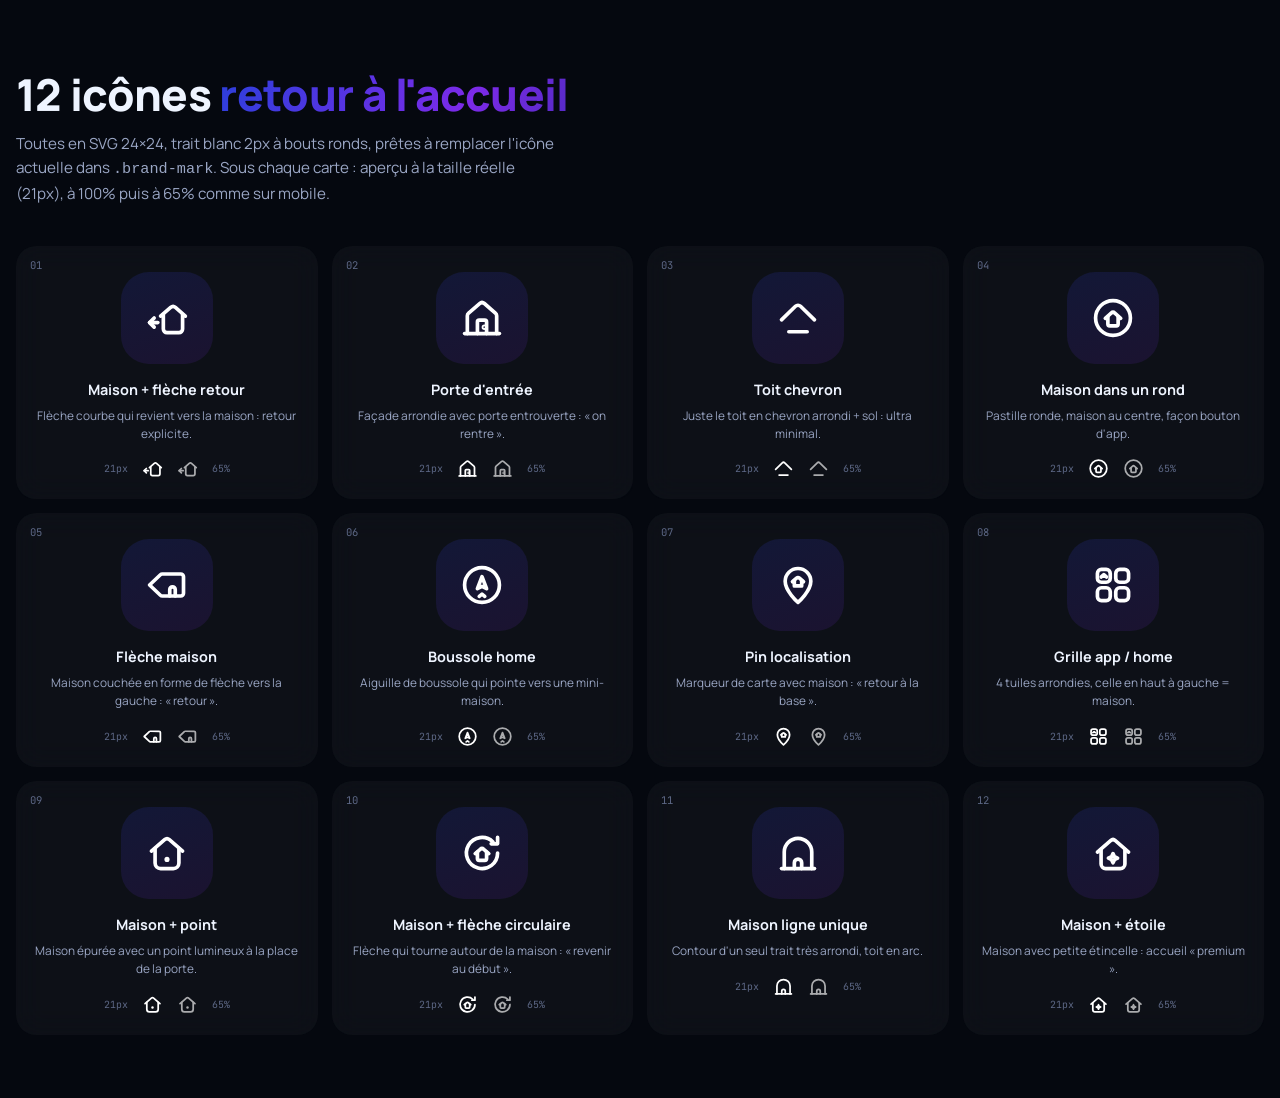
<file: home-icons-v2.html>
<!doctype html>
<html lang="fr"><head>
<meta charset="utf-8">
<meta name="viewport" content="width=device-width,initial-scale=1">
<title>Icônes Retour accueil</title>
<link href="https://fonts.googleapis.com/css2?family=Manrope:wght@500;700;800&family=JetBrains+Mono:wght@500&display=swap" rel="stylesheet">
<style>
  :root{
    --bg:#05080f; --surface:rgba(255,255,255,.035); --ice:#eef4ff; --mist:#9aa6c4; --mist-dim:#5d6886;
    --g1:#2b3fdb; --g2:#7c2ae8; --g3:#1b2a8f; --cyan:#4fd1ff;
  }
  *{ box-sizing:border-box; }
  html,body{ margin:0; background:var(--bg); color:var(--ice); font-family:Manrope,system-ui,sans-serif; -webkit-user-select:none; user-select:none; }
  body{ min-height:100vh; padding:clamp(24px,5vw,72px) 16px; }
  .wrap{ max-width:1280px; margin:0 auto; }
  h1{ font-weight:800; font-size:clamp(1.5rem,1rem + 2.4vw,2.75rem); letter-spacing:-.015em; margin:0 0 8px; }
  h1 span{ background:linear-gradient(115deg,var(--g1),var(--g2),var(--g3),var(--g2),var(--g1)); background-size:300% 100%; -webkit-background-clip:text; background-clip:text; color:transparent; animation:grad 7s linear infinite; }
  @keyframes grad{ to{ background-position:300% 50%; } }
  p.lede{ color:var(--mist); margin:0 0 40px; max-width:60ch; line-height:1.6; font-size:.95rem; }
  .grid{ display:grid; grid-template-columns:repeat(5,1fr); gap:16px; }
  .card{ position:relative; background:var(--surface); backdrop-filter:blur(14px); border-radius:20px; padding:26px 18px 20px; display:flex; flex-direction:column; align-items:center; gap:16px; transition:transform .45s cubic-bezier(.34,1.56,.64,1), background .35s; }
  .card:hover{ transform:translateY(-6px); background:rgba(255,255,255,.06); }
  .num{ position:absolute; top:12px; left:14px; font-family:'JetBrains Mono',monospace; font-size:.66rem; color:var(--mist-dim); }
  .stage{ width:92px; height:92px; border-radius:28px; display:flex; align-items:center; justify-content:center; background:linear-gradient(160deg,rgba(43,63,219,.16),rgba(124,42,232,.12)); animation:float 4s ease-in-out infinite; }
  .card:nth-child(2n) .stage{ animation-delay:-1.3s; } .card:nth-child(3n) .stage{ animation-delay:-2.6s; }
  @keyframes float{ 0%,100%{ transform:translateY(0); } 50%{ transform:translateY(-6px); } }
  .stage svg{ width:44px; height:44px; overflow:visible; transition:transform .5s cubic-bezier(.34,1.56,.64,1); }
  .card:hover .stage svg{ transform:scale(1.12) rotate(-4deg); }
  .row{ display:flex; gap:14px; align-items:center; }
  .row .mini{ width:21px; height:21px; }
  .row .mini.dim{ opacity:.65; }
  .name{ font-weight:700; font-size:.9rem; text-align:center; }
  .desc{ color:var(--mist); font-size:.74rem; text-align:center; line-height:1.5; margin-top:-8px; }
  .tag{ font-family:'JetBrains Mono',monospace; font-size:.62rem; color:var(--mist-dim); }
  @media (max-width:1440px){ .grid{ gap:14px; } }
  @media (max-width:1170px){ .grid{ grid-template-columns:repeat(4,1fr); } }
  .grid{ grid-template-columns:repeat(6,1fr); } @media (max-width:1440px){ .grid{ grid-template-columns:repeat(4,1fr); } }
  @media (max-width:980px){ .grid{ grid-template-columns:repeat(3,1fr); } }
  @media (max-width:768px){ .grid{ grid-template-columns:repeat(2,1fr); } }
  @media (max-width:375px){ .grid{ grid-template-columns:1fr; } }
  @media (min-width:2560px){ .wrap{ max-width:1800px; } .stage{ width:120px; height:120px; } .stage svg{ width:58px; height:58px; } }
  @media (prefers-reduced-motion:reduce){ *{ animation:none!important; transition:none!important; } }
</style></head>
<body><div class="wrap">
  <h1>12 icônes <span>retour à l'accueil</span></h1>
  <p class="lede">Toutes en SVG 24×24, trait blanc 2px à bouts ronds, prêtes à remplacer l'icône actuelle dans <code>.brand-mark</code>. Sous chaque carte : aperçu à la taille réelle (21px), à 100% puis à 65% comme sur mobile.</p>
  <div class="grid" id="grid"></div>
</div>
<script>
var S='fill="none" stroke="#fff" stroke-width="2" stroke-linecap="round" stroke-linejoin="round"';
var icons=[
 ["Maison + flèche retour","Flèche courbe qui revient vers la maison : retour explicite.",
  '<path d="M8.5 11 14 6.2a2 2 0 0 1 2.6 0L22 11"/><path d="M10 10v8a2 2 0 0 0 2 2h6.5a2 2 0 0 0 2-2v-8"/><path d="M7 14.5H2.5"/><path d="M5 12 2.5 14.5 5 17"/>'],
 ["Porte d\'entrée","Façade arrondie avec porte entrouverte : « on rentre ».",
  '<path d="M4 20.5V10.8a2 2 0 0 1 .7-1.5l6-5.2a2 2 0 0 1 2.6 0l6 5.2a2 2 0 0 1 .7 1.5v9.7"/><path d="M2.5 20.5h19"/><path d="M9.5 20.5v-6.3a1 1 0 0 1 1-1h3a1 1 0 0 1 1 1v6.3"/><circle cx="13.3" cy="17" r=".5"/>'],
 ["Toit chevron","Juste le toit en chevron arrondi + sol : ultra minimal.",
  '<path d="M3 13 10.6 5.6a2 2 0 0 1 2.8 0L21 13"/><path d="M7 19.5h10"/>'],
 ["Maison dans un rond","Pastille ronde, maison au centre, façon bouton d\'app.",
  '<circle cx="12" cy="12" r="9.5"/><path d="M7.8 12.2 11 9.3a1.5 1.5 0 0 1 2 0l3.2 2.9"/><path d="M9.2 11.3v4a1 1 0 0 0 1 1h3.6a1 1 0 0 0 1-1v-4"/>'],
 ["Flèche maison","Maison couchée en forme de flèche vers la gauche : « retour ».",
  '<path d="M2.5 12 8.4 6.4a1.5 1.5 0 0 1 1-.4H19.5a1.5 1.5 0 0 1 1.5 1.5v9a1.5 1.5 0 0 1-1.5 1.5H9.4a1.5 1.5 0 0 1-1-.4z"/><path d="M13.5 18v-3.5a1.5 1.5 0 0 1 3 0V18"/>'],
 ["Boussole home","Aiguille de boussole qui pointe vers une mini-maison.",
  '<circle cx="12" cy="12" r="9.5"/><path d="M12 7.5 14.5 14 12 12.8 9.5 14z"/><path d="M10.5 18.2 12 17l1.5 1.2"/>'],
 ["Pin localisation","Marqueur de carte avec maison : « retour à la base ».",
  '<path d="M12 21.5s-7-6.1-7-11.5a7 7 0 0 1 14 0c0 5.4-7 11.5-7 11.5z"/><path d="M9 10.2 11.2 8.3a1.2 1.2 0 0 1 1.6 0L15 10.2"/><path d="M10 9.6V12.5h4V9.6"/>'],
 ["Grille app / home","4 tuiles arrondies, celle en haut à gauche = maison.",
  '<rect x="3.5" y="3.5" width="7" height="7" rx="2.2"/><rect x="13.5" y="3.5" width="7" height="7" rx="2.2"/><rect x="3.5" y="13.5" width="7" height="7" rx="2.2"/><rect x="13.5" y="13.5" width="7" height="7" rx="2.2"/><path d="M5.6 7.6 7 6.4 8.4 7.6"/>'],
 ["Maison + point","Maison épurée avec un point lumineux à la place de la porte.",
  '<path d="M3.5 11 10.7 4.7a2 2 0 0 1 2.6 0L20.5 11"/><path d="M5.5 9.5v8a3 3 0 0 0 3 3h7a3 3 0 0 0 3-3v-8"/><circle cx="12" cy="15.5" r="1.4" fill="#fff" stroke="none"/>'],
 ["Maison + flèche circulaire","Flèche qui tourne autour de la maison : « revenir au début ».",
  '<path d="M20.5 12a8.5 8.5 0 1 1-2.5-6"/><path d="M20.5 3.5V7h-3.5"/><path d="M8.3 12.3 11 10a1.5 1.5 0 0 1 2 0l2.7 2.3"/><path d="M9.5 11.5v3.5a1 1 0 0 0 1 1h3a1 1 0 0 0 1-1v-3.5"/>'],
 ["Maison ligne unique","Contour d\'un seul trait très arrondi, toit en arc.",
  '<path d="M4.5 20.5V11.5C4.5 7.4 7.9 4 12 4s7.5 3.4 7.5 7.5v9"/><path d="M3 20.5h18"/><path d="M10 20.5v-3.2a2 2 0 0 1 4 0v3.2"/>'],
 ["Maison + étoile","Maison avec petite étincelle : accueil « premium ».",
  '<path d="M3.5 11.5 10.7 5.2a2 2 0 0 1 2.6 0l7.2 6.3"/><path d="M5.5 10v8a2.5 2.5 0 0 0 2.5 2.5h8A2.5 2.5 0 0 0 18.5 18v-8"/><path d="M12 12.3l.8 1.7 1.7.8-1.7.8-.8 1.7-.8-1.7-1.7-.8 1.7-.8z"/>']
];
var g=document.getElementById('grid');
icons.forEach(function(ic,i){
  var svg='<svg viewBox="0 0 24 24" '+S+'>'+ic[2]+'</svg>';
  var el=document.createElement('div'); el.className='card';
  el.innerHTML='<span class="num">'+String(i+1).padStart(2,'0')+'</span><div class="stage">'+svg+'</div>'
   +'<div class="name">'+ic[0]+'</div><div class="desc">'+ic[1]+'</div>'
   +'<div class="row"><span class="tag">21px</span>'+svg.replace('<svg','<svg class="mini"')+svg.replace('<svg','<svg class="mini dim"')+'<span class="tag">65%</span></div>';
  g.appendChild(el);
});
</script>
</body></html>
</file>
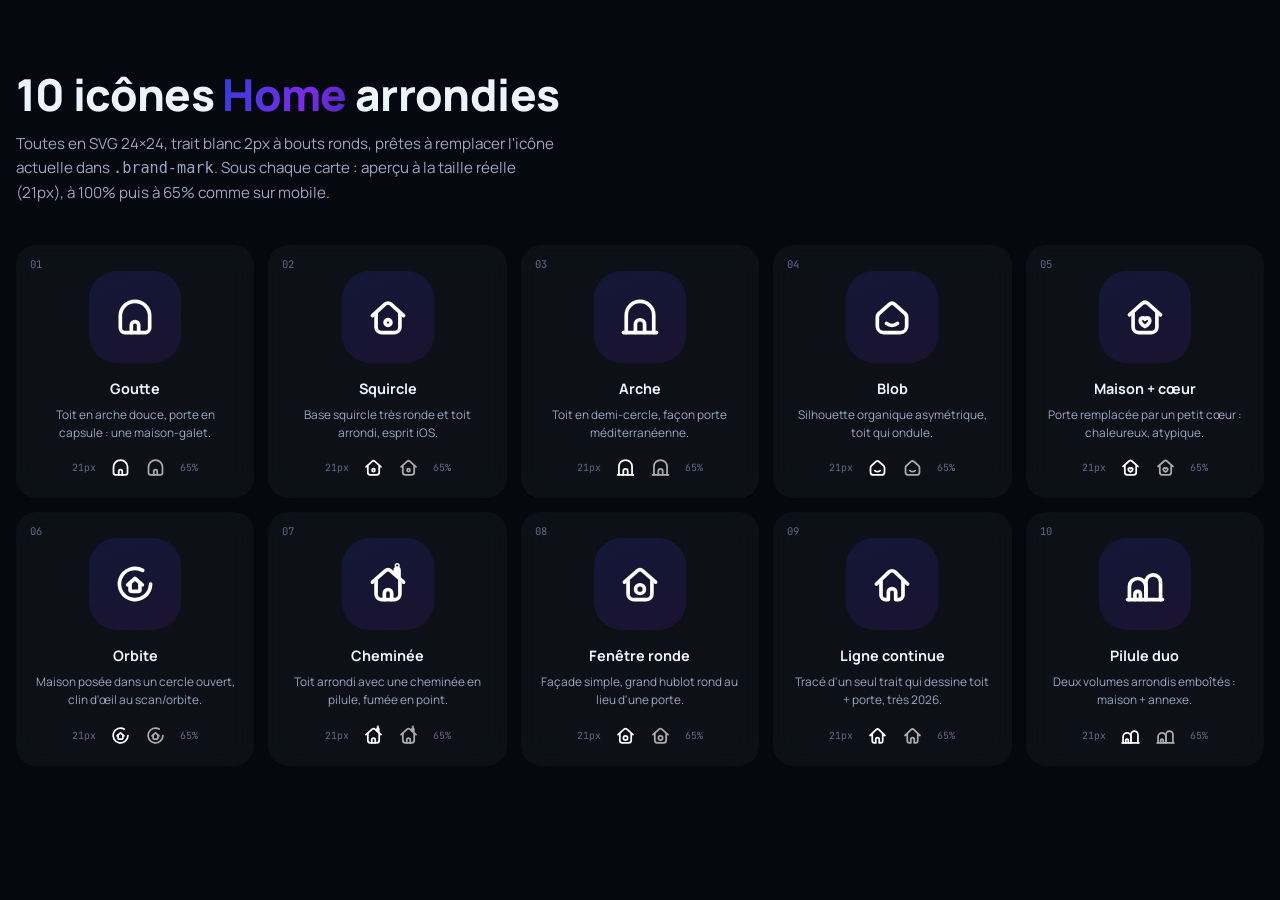
<file: home-icons.html>
<!doctype html>
<html lang="fr"><head>
<meta charset="utf-8">
<meta name="viewport" content="width=device-width,initial-scale=1">
<title>Icônes Home</title>
<link href="https://fonts.googleapis.com/css2?family=Manrope:wght@500;700;800&family=JetBrains+Mono:wght@500&display=swap" rel="stylesheet">
<style>
  :root{
    --bg:#05080f; --surface:rgba(255,255,255,.035); --ice:#eef4ff; --mist:#9aa6c4; --mist-dim:#5d6886;
    --g1:#2b3fdb; --g2:#7c2ae8; --g3:#1b2a8f; --cyan:#4fd1ff;
  }
  *{ box-sizing:border-box; }
  html,body{ margin:0; background:var(--bg); color:var(--ice); font-family:Manrope,system-ui,sans-serif; -webkit-user-select:none; user-select:none; }
  body{ min-height:100vh; padding:clamp(24px,5vw,72px) 16px; }
  .wrap{ max-width:1280px; margin:0 auto; }
  h1{ font-weight:800; font-size:clamp(1.5rem,1rem + 2.4vw,2.75rem); letter-spacing:-.015em; margin:0 0 8px; }
  h1 span{ background:linear-gradient(115deg,var(--g1),var(--g2),var(--g3),var(--g2),var(--g1)); background-size:300% 100%; -webkit-background-clip:text; background-clip:text; color:transparent; animation:grad 7s linear infinite; }
  @keyframes grad{ to{ background-position:300% 50%; } }
  p.lede{ color:var(--mist); margin:0 0 40px; max-width:60ch; line-height:1.6; font-size:.95rem; }
  .grid{ display:grid; grid-template-columns:repeat(5,1fr); gap:16px; }
  .card{ position:relative; background:var(--surface); backdrop-filter:blur(14px); border-radius:20px; padding:26px 18px 20px; display:flex; flex-direction:column; align-items:center; gap:16px; transition:transform .45s cubic-bezier(.34,1.56,.64,1), background .35s; }
  .card:hover{ transform:translateY(-6px); background:rgba(255,255,255,.06); }
  .num{ position:absolute; top:12px; left:14px; font-family:'JetBrains Mono',monospace; font-size:.66rem; color:var(--mist-dim); }
  .stage{ width:92px; height:92px; border-radius:28px; display:flex; align-items:center; justify-content:center; background:linear-gradient(160deg,rgba(43,63,219,.16),rgba(124,42,232,.12)); animation:float 4s ease-in-out infinite; }
  .card:nth-child(2n) .stage{ animation-delay:-1.3s; } .card:nth-child(3n) .stage{ animation-delay:-2.6s; }
  @keyframes float{ 0%,100%{ transform:translateY(0); } 50%{ transform:translateY(-6px); } }
  .stage svg{ width:44px; height:44px; overflow:visible; transition:transform .5s cubic-bezier(.34,1.56,.64,1); }
  .card:hover .stage svg{ transform:scale(1.12) rotate(-4deg); }
  .row{ display:flex; gap:14px; align-items:center; }
  .row .mini{ width:21px; height:21px; }
  .row .mini.dim{ opacity:.65; }
  .name{ font-weight:700; font-size:.9rem; text-align:center; }
  .desc{ color:var(--mist); font-size:.74rem; text-align:center; line-height:1.5; margin-top:-8px; }
  .tag{ font-family:'JetBrains Mono',monospace; font-size:.62rem; color:var(--mist-dim); }
  @media (max-width:1440px){ .grid{ gap:14px; } }
  @media (max-width:1170px){ .grid{ grid-template-columns:repeat(4,1fr); } }
  @media (max-width:980px){ .grid{ grid-template-columns:repeat(3,1fr); } }
  @media (max-width:768px){ .grid{ grid-template-columns:repeat(2,1fr); } }
  @media (max-width:375px){ .grid{ grid-template-columns:1fr; } }
  @media (min-width:2560px){ .wrap{ max-width:1800px; } .stage{ width:120px; height:120px; } .stage svg{ width:58px; height:58px; } }
  @media (prefers-reduced-motion:reduce){ *{ animation:none!important; transition:none!important; } }
</style></head>
<body><div class="wrap">
  <h1>10 icônes <span>Home</span> arrondies</h1>
  <p class="lede">Toutes en SVG 24×24, trait blanc 2px à bouts ronds, prêtes à remplacer l'icône actuelle dans <code>.brand-mark</code>. Sous chaque carte : aperçu à la taille réelle (21px), à 100% puis à 65% comme sur mobile.</p>
  <div class="grid" id="grid"></div>
</div>
<script>
var S='fill="none" stroke="#fff" stroke-width="2" stroke-linecap="round" stroke-linejoin="round"';
var icons=[
 ["Goutte","Toit en arche douce, porte en capsule : une maison-galet.",
  '<path d="M4 11.5C4 7 7.6 3.5 12 3.5S20 7 20 11.5V18a2.5 2.5 0 0 1-2.5 2.5h-11A2.5 2.5 0 0 1 4 18z"/><path d="M10 20.5v-4a2 2 0 0 1 4 0v4"/>'],
 ["Squircle","Base squircle très ronde et toit arrondi, esprit iOS.",
  '<path d="M3.5 11.2 10.4 5a2.4 2.4 0 0 1 3.2 0l6.9 6.2"/><path d="M5.5 10v7.5c0 1.7 1.3 3 3 3h7c1.7 0 3-1.3 3-3V10"/><circle cx="12" cy="15" r="1.6"/>'],
 ["Arche","Toit en demi-cercle, façon porte méditerranéenne.",
  '<path d="M4.5 20.5V11a7.5 7.5 0 0 1 15 0v9.5"/><path d="M3 20.5h18"/><path d="M9.5 20.5V16a2.5 2.5 0 0 1 5 0v4.5"/>'],
 ["Blob","Silhouette organique asymétrique, toit qui ondule.",
  '<path d="M4 12.2c0-1 .5-1.9 1.3-2.5l5.2-4.6a2.3 2.3 0 0 1 3 0l5.2 4.6c.8.6 1.3 1.5 1.3 2.5V17c0 2-1.6 3.5-3.6 3.5H7.6C5.6 20.5 4 19 4 17z"/><path d="M9 15.5c1.8 1.5 4.2 1.5 6 0"/>'],
 ["Maison + cœur","Porte remplacée par un petit cœur : chaleureux, atypique.",
  '<path d="M3.5 10.8 10.5 4.6a2.3 2.3 0 0 1 3 0l7 6.2"/><path d="M5.5 9.5v8a3 3 0 0 0 3 3h7a3 3 0 0 0 3-3v-8"/><path d="M12 17.2s-2.6-1.5-2.6-3.3a1.4 1.4 0 0 1 2.6-.7 1.4 1.4 0 0 1 2.6.7c0 1.8-2.6 3.3-2.6 3.3z"/>'],
 ["Orbite","Maison posée dans un cercle ouvert, clin d'œil au scan/orbite.",
  '<path d="M20.5 12A8.5 8.5 0 1 1 16.2 4.6"/><path d="M8 12.5 12 9l4 3.5"/><path d="M9.3 11.5v3.6c0 .5.4.9.9.9h3.6c.5 0 .9-.4.9-.9v-3.6"/>'],
 ["Cheminée","Toit arrondi avec une cheminée en pilule, fumée en point.",
  '<path d="M3.5 11 10.5 4.8a2.3 2.3 0 0 1 3 0l7 6.2"/><path d="M16 6.8V4.5a1 1 0 0 1 2 0v4"/><circle cx="17" cy="2" r=".4"/><path d="M5.5 9.8v7.7a3 3 0 0 0 3 3h7a3 3 0 0 0 3-3V9.8"/><path d="M10 20.5v-3.5a2 2 0 0 1 4 0v3.5"/>'],
 ["Fenêtre ronde","Façade simple, grand hublot rond au lieu d'une porte.",
  '<path d="M3.5 11 10.5 4.8a2.3 2.3 0 0 1 3 0l7 6.2"/><path d="M5.5 9.8v7.7a3 3 0 0 0 3 3h7a3 3 0 0 0 3-3V9.8"/><circle cx="12" cy="14.8" r="2.4"/>'],
 ["Ligne continue","Tracé d'un seul trait qui dessine toit + porte, très 2026.",
  '<path d="M3.5 12 10.4 5.4a2.3 2.3 0 0 1 3.2 0L20.5 12M6 10v8a2.5 2.5 0 0 0 2.5 2.5H10v-4a2 2 0 0 1 4 0v4h1.5A2.5 2.5 0 0 0 18 18v-8"/>'],
 ["Pilule duo","Deux volumes arrondis emboîtés : maison + annexe.",
  '<path d="M3.5 20.5v-7a4.5 4.5 0 0 1 9 0v7"/><path d="M12.5 20.5v-9.5a4 4 0 0 1 8 0v9.5"/><path d="M2.5 20.5h19"/><path d="M6.5 20.5v-3a1.5 1.5 0 0 1 3 0v3"/>']
];
var g=document.getElementById('grid');
icons.forEach(function(ic,i){
  var svg='<svg viewBox="0 0 24 24" '+S+'>'+ic[2]+'</svg>';
  var el=document.createElement('div'); el.className='card';
  el.innerHTML='<span class="num">'+String(i+1).padStart(2,'0')+'</span><div class="stage">'+svg+'</div>'
   +'<div class="name">'+ic[0]+'</div><div class="desc">'+ic[1]+'</div>'
   +'<div class="row"><span class="tag">21px</span>'+svg.replace('<svg','<svg class="mini"')+svg.replace('<svg','<svg class="mini dim"')+'<span class="tag">65%</span></div>';
  g.appendChild(el);
});
</script>
</body></html>
</file>
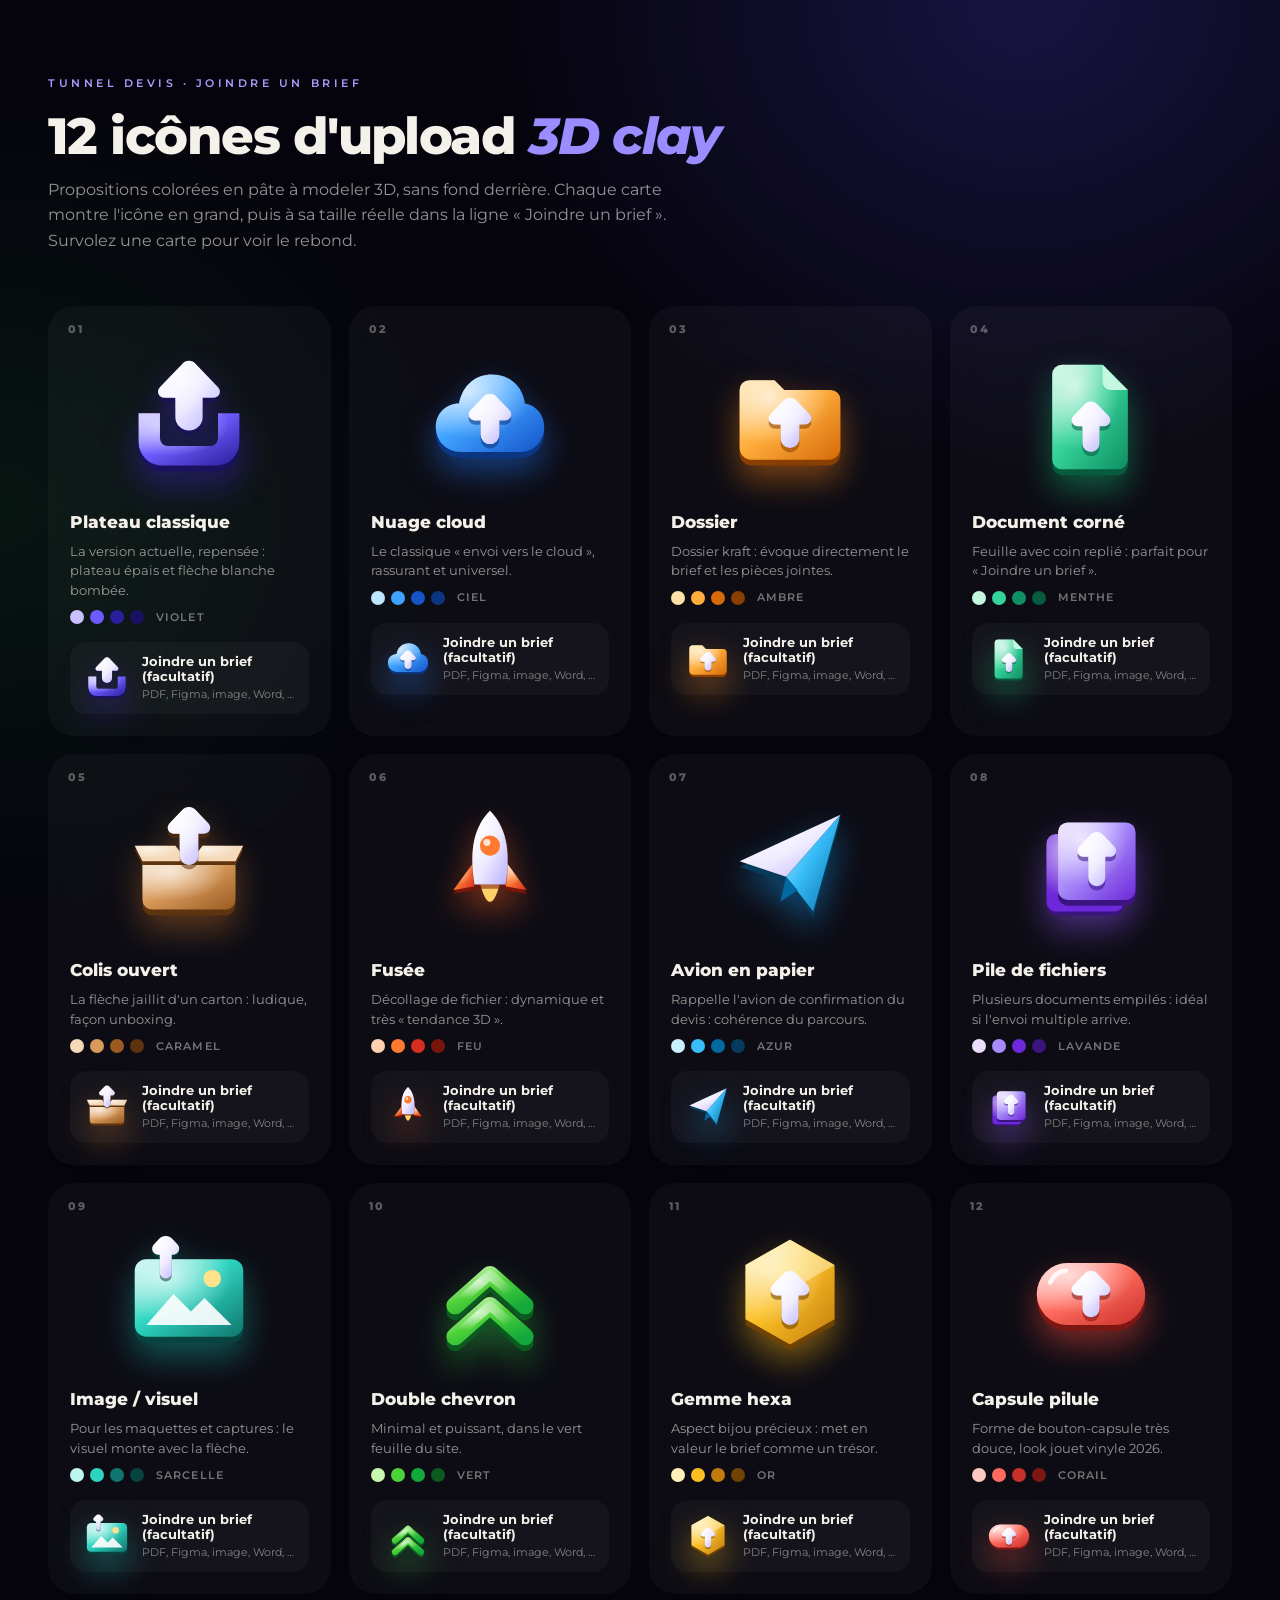
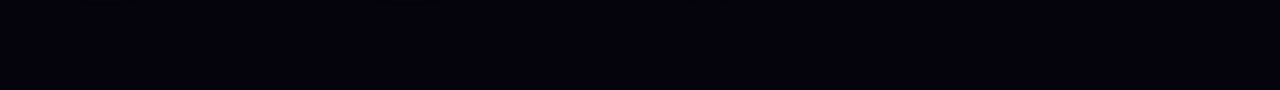
<file: certificat/propositions-icones-upload.html>
<!doctype html>
<html lang="fr">
<head>
<meta charset="utf-8">
<meta name="viewport" content="width=device-width, initial-scale=1">
<title>Icônes upload 3D clay</title>
<link rel="preconnect" href="https://fonts.googleapis.com">
<link href="https://fonts.googleapis.com/css2?family=Montserrat:ital,wght@0,400;0,600;0,800;1,500&display=swap" rel="stylesheet">
<style>
:root{--bg:#05040c;--card:rgba(255,255,255,.035);--ink:#f4f1ea;--mute:rgba(244,241,234,.6)}
*{box-sizing:border-box;margin:0;padding:0}
html,body{background:var(--bg);color:var(--ink);font-family:Montserrat,system-ui,sans-serif;-webkit-font-smoothing:antialiased;user-select:none;-webkit-user-select:none}
body{min-height:100vh;background:radial-gradient(60% 40% at 80% 0%,rgba(90,77,255,.22),transparent 70%),radial-gradient(50% 35% at 0% 30%,rgba(20,168,60,.10),transparent 70%),var(--bg)}
header{max-width:1440px;margin:0 auto;padding:72px 48px 12px}
header small{font:600 11px/1 Montserrat,system-ui,sans-serif;letter-spacing:.32em;text-transform:uppercase;color:#a99cff}
header h1{margin-top:18px;font:800 clamp(32px,4vw,60px)/1.05 Montserrat,system-ui,sans-serif;letter-spacing:-.03em}
header h1 em{font-style:italic;color:#9b8cff}
header p{margin-top:14px;max-width:620px;font:400 16px/1.6 Montserrat,system-ui,sans-serif;color:var(--mute)}
.grid{max-width:1440px;margin:0 auto;padding:40px 48px 96px;display:grid;grid-template-columns:repeat(4,minmax(0,1fr));gap:20px}
.card{position:relative;border-radius:26px;background:var(--card);backdrop-filter:blur(14px);padding:26px 22px 22px;display:flex;flex-direction:column;gap:10px;opacity:0;transform:translateY(-18px);filter:blur(8px);animation:in .7s cubic-bezier(.22,1,.36,1) var(--d) forwards}
@keyframes in{to{opacity:1;transform:none;filter:none}}
.num{position:absolute;top:18px;left:20px;font:800 11px/1 Montserrat,system-ui,sans-serif;letter-spacing:.14em;color:rgba(244,241,234,.35)}
.stage{height:170px;display:grid;place-items:center}
.ico{overflow:visible;filter:drop-shadow(0 14px 16px rgba(var(--sh),.5))}
.stage .ico{animation:float 4.5s cubic-bezier(.45,0,.55,1) var(--d) infinite}
@keyframes float{0%,100%{transform:translateY(0)}50%{transform:translateY(-7px)}}
.card:hover .stage .ico{animation:hop .9s cubic-bezier(.34,1.56,.64,1)}
@keyframes hop{0%{transform:translateY(0) scale(1)}25%{transform:translateY(4px) scale(1.1,.88)}55%{transform:translateY(-16px) scale(.94,1.07)}80%{transform:translateY(2px) scale(1.04,.96)}100%{transform:translateY(0) scale(1)}}
h2{font:800 17px/1.2 Montserrat,system-ui,sans-serif}
.card p{font:400 13px/1.5 Montserrat,system-ui,sans-serif;color:var(--mute);min-height:39px}
.sw{display:flex;align-items:center;gap:6px}
.sw i{width:14px;height:14px;border-radius:50%}
.sw b{margin-left:6px;font:600 11px/1 Montserrat,system-ui,sans-serif;letter-spacing:.1em;text-transform:uppercase;color:rgba(244,241,234,.45)}
.demo{margin-top:8px;display:flex;align-items:center;gap:12px;padding:12px 14px;border-radius:16px;background:rgba(255,255,255,.03)}
.demo span{display:flex;flex-direction:column;gap:4px;min-width:0}
.demo strong{font:700 12.5px/1.2 Montserrat,system-ui,sans-serif}
.demo em{font:400 10.5px/1.3 Montserrat,system-ui,sans-serif;font-style:normal;color:rgba(244,241,234,.5);white-space:nowrap;overflow:hidden;text-overflow:ellipsis}
@media (max-width:1440px){.grid{gap:18px}}
@media (max-width:1170px){.grid{grid-template-columns:repeat(3,minmax(0,1fr))}}
@media (max-width:980px){.grid{grid-template-columns:repeat(2,minmax(0,1fr))}header,.grid{padding-left:32px;padding-right:32px}}
@media (max-width:768px){header{padding-top:48px}.stage{height:150px}}
@media (max-width:560px){.grid{grid-template-columns:1fr}header,.grid{padding-left:16px;padding-right:16px}}
@media (prefers-reduced-motion:reduce){.card{animation:none;opacity:1;transform:none;filter:none}.ico{animation:none!important}}
</style>
</head>
<body>
<header>
  <small>Tunnel devis · Joindre un brief</small>
  <h1>12 icônes d'upload <em>3D clay</em></h1>
  <p>Propositions colorées en pâte à modeler 3D, sans fond derrière. Chaque carte montre l'icône en grand, puis à sa taille réelle dans la ligne « Joindre un brief ». Survolez une carte pour voir le rebond.</p>
</header>
<main class="grid">
    <article class="card" style="--d:0.00s;--sh:64,40,200">
      <span class="num">01</span>
      <div class="stage"><svg class="ico" width="124" height="124" viewBox="0 0 64 64" aria-hidden="true" style="--sh:64,40,200"><defs><linearGradient id="f1_124" x1="0" y1="0" x2="1" y2="1"><stop offset="0" stop-color="#c9c0ff"/><stop offset=".45" stop-color="#6d5bff"/><stop offset="1" stop-color="#2a1f9a"/></linearGradient><linearGradient id="w1_124" x1="0" y1="0" x2="1" y2="1"><stop offset="0" stop-color="#ffffff"/><stop offset=".55" stop-color="#ece8ff"/><stop offset="1" stop-color="#b9b0ff"/></linearGradient><radialGradient id="h1_124" cx=".3" cy=".22" r=".6"><stop offset="0" stop-color="#fff" stop-opacity=".9"/><stop offset="1" stop-color="#fff" stop-opacity="0"/></radialGradient></defs><path d="M6 30 h11 v13 a4 4 0 0 0 4 4 h22 a4 4 0 0 0 4-4 v-13 h11 v15 a12 12 0 0 1-12 12 h-28 a12 12 0 0 1-12-12 z" fill="#1a1260" transform="translate(0 3)"/><path d="M6 30 h11 v13 a4 4 0 0 0 4 4 h22 a4 4 0 0 0 4-4 v-13 h11 v15 a12 12 0 0 1-12 12 h-28 a12 12 0 0 1-12-12 z" fill="url(#f1_124)"/><path d="M6 30 h11 v13 a4 4 0 0 0 4 4 h22 a4 4 0 0 0 4-4 v-13 h11 v15 a12 12 0 0 1-12 12 h-28 a12 12 0 0 1-12-12 z" fill="url(#h1_124)" opacity=".75"/><path d="M32 3 C33.4 3 34.4 3.5 35.2 4.4 L47.0 16.64 C49.2 19.04 47.4 22.04 44.6 22.04 H39.04 V31.96 A7.04 7.04 0 0 1 24.96 31.96 V22.04 H19.4 C16.6 22.04 14.8 19.04 17.0 16.64 L28.8 4.4 C29.6 3.5 30.6 3 32 3 Z" fill="#1a1260" opacity=".55" transform="translate(0 2.2)"/><path d="M32 3 C33.4 3 34.4 3.5 35.2 4.4 L47.0 16.64 C49.2 19.04 47.4 22.04 44.6 22.04 H39.04 V31.96 A7.04 7.04 0 0 1 24.96 31.96 V22.04 H19.4 C16.6 22.04 14.8 19.04 17.0 16.64 L28.8 4.4 C29.6 3.5 30.6 3 32 3 Z" fill="url(#w1_124)"/><path d="M32 3 C33.4 3 34.4 3.5 35.2 4.4 L47.0 16.64 C49.2 19.04 47.4 22.04 44.6 22.04 H39.04 V31.96 A7.04 7.04 0 0 1 24.96 31.96 V22.04 H19.4 C16.6 22.04 14.8 19.04 17.0 16.64 L28.8 4.4 C29.6 3.5 30.6 3 32 3 Z" fill="url(#h1_124)" opacity=".8"/></svg></div>
      <h2>Plateau classique</h2>
      <p>La version actuelle, repensée : plateau épais et flèche blanche bombée.</p>
      <div class="sw"><i style="background:#c9c0ff"></i><i style="background:#6d5bff"></i><i style="background:#2a1f9a"></i><i style="background:#1a1260"></i><b>violet</b></div>
      <div class="demo"><svg class="ico" width="46" height="46" viewBox="0 0 64 64" aria-hidden="true" style="--sh:64,40,200"><defs><linearGradient id="f1_46" x1="0" y1="0" x2="1" y2="1"><stop offset="0" stop-color="#c9c0ff"/><stop offset=".45" stop-color="#6d5bff"/><stop offset="1" stop-color="#2a1f9a"/></linearGradient><linearGradient id="w1_46" x1="0" y1="0" x2="1" y2="1"><stop offset="0" stop-color="#ffffff"/><stop offset=".55" stop-color="#ece8ff"/><stop offset="1" stop-color="#b9b0ff"/></linearGradient><radialGradient id="h1_46" cx=".3" cy=".22" r=".6"><stop offset="0" stop-color="#fff" stop-opacity=".9"/><stop offset="1" stop-color="#fff" stop-opacity="0"/></radialGradient></defs><path d="M6 30 h11 v13 a4 4 0 0 0 4 4 h22 a4 4 0 0 0 4-4 v-13 h11 v15 a12 12 0 0 1-12 12 h-28 a12 12 0 0 1-12-12 z" fill="#1a1260" transform="translate(0 3)"/><path d="M6 30 h11 v13 a4 4 0 0 0 4 4 h22 a4 4 0 0 0 4-4 v-13 h11 v15 a12 12 0 0 1-12 12 h-28 a12 12 0 0 1-12-12 z" fill="url(#f1_46)"/><path d="M6 30 h11 v13 a4 4 0 0 0 4 4 h22 a4 4 0 0 0 4-4 v-13 h11 v15 a12 12 0 0 1-12 12 h-28 a12 12 0 0 1-12-12 z" fill="url(#h1_46)" opacity=".75"/><path d="M32 3 C33.4 3 34.4 3.5 35.2 4.4 L47.0 16.64 C49.2 19.04 47.4 22.04 44.6 22.04 H39.04 V31.96 A7.04 7.04 0 0 1 24.96 31.96 V22.04 H19.4 C16.6 22.04 14.8 19.04 17.0 16.64 L28.8 4.4 C29.6 3.5 30.6 3 32 3 Z" fill="#1a1260" opacity=".55" transform="translate(0 2.2)"/><path d="M32 3 C33.4 3 34.4 3.5 35.2 4.4 L47.0 16.64 C49.2 19.04 47.4 22.04 44.6 22.04 H39.04 V31.96 A7.04 7.04 0 0 1 24.96 31.96 V22.04 H19.4 C16.6 22.04 14.8 19.04 17.0 16.64 L28.8 4.4 C29.6 3.5 30.6 3 32 3 Z" fill="url(#w1_46)"/><path d="M32 3 C33.4 3 34.4 3.5 35.2 4.4 L47.0 16.64 C49.2 19.04 47.4 22.04 44.6 22.04 H39.04 V31.96 A7.04 7.04 0 0 1 24.96 31.96 V22.04 H19.4 C16.6 22.04 14.8 19.04 17.0 16.64 L28.8 4.4 C29.6 3.5 30.6 3 32 3 Z" fill="url(#h1_46)" opacity=".8"/></svg><span><strong>Joindre un brief (facultatif)</strong><em>PDF, Figma, image, Word, ZIP · 20 Mo max</em></span></div>
    </article>
    <article class="card" style="--d:0.07s;--sh:30,110,230">
      <span class="num">02</span>
      <div class="stage"><svg class="ico" width="124" height="124" viewBox="0 0 64 64" aria-hidden="true" style="--sh:30,110,230"><defs><linearGradient id="f2_124" x1="0" y1="0" x2="1" y2="1"><stop offset="0" stop-color="#bfe6ff"/><stop offset=".45" stop-color="#3fa2ff"/><stop offset="1" stop-color="#1553c9"/></linearGradient><linearGradient id="w2_124" x1="0" y1="0" x2="1" y2="1"><stop offset="0" stop-color="#ffffff"/><stop offset=".55" stop-color="#ece8ff"/><stop offset="1" stop-color="#b9b0ff"/></linearGradient><radialGradient id="h2_124" cx=".3" cy=".22" r=".6"><stop offset="0" stop-color="#fff" stop-opacity=".9"/><stop offset="1" stop-color="#fff" stop-opacity="0"/></radialGradient></defs><path d="M17 50 C9 50 4 44 4 37 C4 30 9.5 25 16 25 C18 15 25 10 33 10 C42 10 49 16 50 25 C56 26 60 31 60 37 C60 44 55 50 48 50 Z" fill="#0c3582" transform="translate(0 3)"/><path d="M17 50 C9 50 4 44 4 37 C4 30 9.5 25 16 25 C18 15 25 10 33 10 C42 10 49 16 50 25 C56 26 60 31 60 37 C60 44 55 50 48 50 Z" fill="url(#f2_124)"/><path d="M17 50 C9 50 4 44 4 37 C4 30 9.5 25 16 25 C18 15 25 10 33 10 C42 10 49 16 50 25 C56 26 60 31 60 37 C60 44 55 50 48 50 Z" fill="url(#h2_124)" opacity=".75"/><path d="M32 20 C33.4 20 34.4 20.5 35.2 21.4 L42.0 28.44 C44.2 30.84 42.4 33.84 39.6 33.84 H36.84 V41.16 A4.84 4.84 0 0 1 27.16 41.16 V33.84 H24.4 C21.6 33.84 19.8 30.84 22.0 28.44 L28.8 21.4 C29.6 20.5 30.6 20 32 20 Z" fill="#0c3582" opacity=".55" transform="translate(0 2.2)"/><path d="M32 20 C33.4 20 34.4 20.5 35.2 21.4 L42.0 28.44 C44.2 30.84 42.4 33.84 39.6 33.84 H36.84 V41.16 A4.84 4.84 0 0 1 27.16 41.16 V33.84 H24.4 C21.6 33.84 19.8 30.84 22.0 28.44 L28.8 21.4 C29.6 20.5 30.6 20 32 20 Z" fill="url(#w2_124)"/><path d="M32 20 C33.4 20 34.4 20.5 35.2 21.4 L42.0 28.44 C44.2 30.84 42.4 33.84 39.6 33.84 H36.84 V41.16 A4.84 4.84 0 0 1 27.16 41.16 V33.84 H24.4 C21.6 33.84 19.8 30.84 22.0 28.44 L28.8 21.4 C29.6 20.5 30.6 20 32 20 Z" fill="url(#h2_124)" opacity=".8"/></svg></div>
      <h2>Nuage cloud</h2>
      <p>Le classique « envoi vers le cloud », rassurant et universel.</p>
      <div class="sw"><i style="background:#bfe6ff"></i><i style="background:#3fa2ff"></i><i style="background:#1553c9"></i><i style="background:#0c3582"></i><b>ciel</b></div>
      <div class="demo"><svg class="ico" width="46" height="46" viewBox="0 0 64 64" aria-hidden="true" style="--sh:30,110,230"><defs><linearGradient id="f2_46" x1="0" y1="0" x2="1" y2="1"><stop offset="0" stop-color="#bfe6ff"/><stop offset=".45" stop-color="#3fa2ff"/><stop offset="1" stop-color="#1553c9"/></linearGradient><linearGradient id="w2_46" x1="0" y1="0" x2="1" y2="1"><stop offset="0" stop-color="#ffffff"/><stop offset=".55" stop-color="#ece8ff"/><stop offset="1" stop-color="#b9b0ff"/></linearGradient><radialGradient id="h2_46" cx=".3" cy=".22" r=".6"><stop offset="0" stop-color="#fff" stop-opacity=".9"/><stop offset="1" stop-color="#fff" stop-opacity="0"/></radialGradient></defs><path d="M17 50 C9 50 4 44 4 37 C4 30 9.5 25 16 25 C18 15 25 10 33 10 C42 10 49 16 50 25 C56 26 60 31 60 37 C60 44 55 50 48 50 Z" fill="#0c3582" transform="translate(0 3)"/><path d="M17 50 C9 50 4 44 4 37 C4 30 9.5 25 16 25 C18 15 25 10 33 10 C42 10 49 16 50 25 C56 26 60 31 60 37 C60 44 55 50 48 50 Z" fill="url(#f2_46)"/><path d="M17 50 C9 50 4 44 4 37 C4 30 9.5 25 16 25 C18 15 25 10 33 10 C42 10 49 16 50 25 C56 26 60 31 60 37 C60 44 55 50 48 50 Z" fill="url(#h2_46)" opacity=".75"/><path d="M32 20 C33.4 20 34.4 20.5 35.2 21.4 L42.0 28.44 C44.2 30.84 42.4 33.84 39.6 33.84 H36.84 V41.16 A4.84 4.84 0 0 1 27.16 41.16 V33.84 H24.4 C21.6 33.84 19.8 30.84 22.0 28.44 L28.8 21.4 C29.6 20.5 30.6 20 32 20 Z" fill="#0c3582" opacity=".55" transform="translate(0 2.2)"/><path d="M32 20 C33.4 20 34.4 20.5 35.2 21.4 L42.0 28.44 C44.2 30.84 42.4 33.84 39.6 33.84 H36.84 V41.16 A4.84 4.84 0 0 1 27.16 41.16 V33.84 H24.4 C21.6 33.84 19.8 30.84 22.0 28.44 L28.8 21.4 C29.6 20.5 30.6 20 32 20 Z" fill="url(#w2_46)"/><path d="M32 20 C33.4 20 34.4 20.5 35.2 21.4 L42.0 28.44 C44.2 30.84 42.4 33.84 39.6 33.84 H36.84 V41.16 A4.84 4.84 0 0 1 27.16 41.16 V33.84 H24.4 C21.6 33.84 19.8 30.84 22.0 28.44 L28.8 21.4 C29.6 20.5 30.6 20 32 20 Z" fill="url(#h2_46)" opacity=".8"/></svg><span><strong>Joindre un brief (facultatif)</strong><em>PDF, Figma, image, Word, ZIP · 20 Mo max</em></span></div>
    </article>
    <article class="card" style="--d:0.14s;--sh:230,120,20">
      <span class="num">03</span>
      <div class="stage"><svg class="ico" width="124" height="124" viewBox="0 0 64 64" aria-hidden="true" style="--sh:230,120,20"><defs><linearGradient id="f3_124" x1="0" y1="0" x2="1" y2="1"><stop offset="0" stop-color="#ffe2a6"/><stop offset=".45" stop-color="#ffae3b"/><stop offset="1" stop-color="#d66a0a"/></linearGradient><linearGradient id="w3_124" x1="0" y1="0" x2="1" y2="1"><stop offset="0" stop-color="#ffffff"/><stop offset=".55" stop-color="#ece8ff"/><stop offset="1" stop-color="#b9b0ff"/></linearGradient><radialGradient id="h3_124" cx=".3" cy=".22" r=".6"><stop offset="0" stop-color="#fff" stop-opacity=".9"/><stop offset="1" stop-color="#fff" stop-opacity="0"/></radialGradient></defs><path d="M6 18 a5 5 0 0 1 5-5 h13 l5 5 h24 a5 5 0 0 1 5 5 v25 a6 6 0 0 1-6 6 h-40 a6 6 0 0 1-6-6 z" fill="#8a3f02" transform="translate(0 3)"/><path d="M6 18 a5 5 0 0 1 5-5 h13 l5 5 h24 a5 5 0 0 1 5 5 v25 a6 6 0 0 1-6 6 h-40 a6 6 0 0 1-6-6 z" fill="url(#f3_124)"/><path d="M6 18 a5 5 0 0 1 5-5 h13 l5 5 h24 a5 5 0 0 1 5 5 v25 a6 6 0 0 1-6 6 h-40 a6 6 0 0 1-6-6 z" fill="url(#h3_124)" opacity=".75"/><path d="M32 22 C33.4 22 34.4 22.5 35.2 23.4 L42.0 30.439999999999998 C44.2 32.839999999999996 42.4 35.839999999999996 39.6 35.839999999999996 H36.84 V43.16 A4.84 4.84 0 0 1 27.16 43.16 V35.839999999999996 H24.4 C21.6 35.839999999999996 19.8 32.839999999999996 22.0 30.439999999999998 L28.8 23.4 C29.6 22.5 30.6 22 32 22 Z" fill="#8a3f02" opacity=".55" transform="translate(0 2.2)"/><path d="M32 22 C33.4 22 34.4 22.5 35.2 23.4 L42.0 30.439999999999998 C44.2 32.839999999999996 42.4 35.839999999999996 39.6 35.839999999999996 H36.84 V43.16 A4.84 4.84 0 0 1 27.16 43.16 V35.839999999999996 H24.4 C21.6 35.839999999999996 19.8 32.839999999999996 22.0 30.439999999999998 L28.8 23.4 C29.6 22.5 30.6 22 32 22 Z" fill="url(#w3_124)"/><path d="M32 22 C33.4 22 34.4 22.5 35.2 23.4 L42.0 30.439999999999998 C44.2 32.839999999999996 42.4 35.839999999999996 39.6 35.839999999999996 H36.84 V43.16 A4.84 4.84 0 0 1 27.16 43.16 V35.839999999999996 H24.4 C21.6 35.839999999999996 19.8 32.839999999999996 22.0 30.439999999999998 L28.8 23.4 C29.6 22.5 30.6 22 32 22 Z" fill="url(#h3_124)" opacity=".8"/></svg></div>
      <h2>Dossier</h2>
      <p>Dossier kraft : évoque directement le brief et les pièces jointes.</p>
      <div class="sw"><i style="background:#ffe2a6"></i><i style="background:#ffae3b"></i><i style="background:#d66a0a"></i><i style="background:#8a3f02"></i><b>ambre</b></div>
      <div class="demo"><svg class="ico" width="46" height="46" viewBox="0 0 64 64" aria-hidden="true" style="--sh:230,120,20"><defs><linearGradient id="f3_46" x1="0" y1="0" x2="1" y2="1"><stop offset="0" stop-color="#ffe2a6"/><stop offset=".45" stop-color="#ffae3b"/><stop offset="1" stop-color="#d66a0a"/></linearGradient><linearGradient id="w3_46" x1="0" y1="0" x2="1" y2="1"><stop offset="0" stop-color="#ffffff"/><stop offset=".55" stop-color="#ece8ff"/><stop offset="1" stop-color="#b9b0ff"/></linearGradient><radialGradient id="h3_46" cx=".3" cy=".22" r=".6"><stop offset="0" stop-color="#fff" stop-opacity=".9"/><stop offset="1" stop-color="#fff" stop-opacity="0"/></radialGradient></defs><path d="M6 18 a5 5 0 0 1 5-5 h13 l5 5 h24 a5 5 0 0 1 5 5 v25 a6 6 0 0 1-6 6 h-40 a6 6 0 0 1-6-6 z" fill="#8a3f02" transform="translate(0 3)"/><path d="M6 18 a5 5 0 0 1 5-5 h13 l5 5 h24 a5 5 0 0 1 5 5 v25 a6 6 0 0 1-6 6 h-40 a6 6 0 0 1-6-6 z" fill="url(#f3_46)"/><path d="M6 18 a5 5 0 0 1 5-5 h13 l5 5 h24 a5 5 0 0 1 5 5 v25 a6 6 0 0 1-6 6 h-40 a6 6 0 0 1-6-6 z" fill="url(#h3_46)" opacity=".75"/><path d="M32 22 C33.4 22 34.4 22.5 35.2 23.4 L42.0 30.439999999999998 C44.2 32.839999999999996 42.4 35.839999999999996 39.6 35.839999999999996 H36.84 V43.16 A4.84 4.84 0 0 1 27.16 43.16 V35.839999999999996 H24.4 C21.6 35.839999999999996 19.8 32.839999999999996 22.0 30.439999999999998 L28.8 23.4 C29.6 22.5 30.6 22 32 22 Z" fill="#8a3f02" opacity=".55" transform="translate(0 2.2)"/><path d="M32 22 C33.4 22 34.4 22.5 35.2 23.4 L42.0 30.439999999999998 C44.2 32.839999999999996 42.4 35.839999999999996 39.6 35.839999999999996 H36.84 V43.16 A4.84 4.84 0 0 1 27.16 43.16 V35.839999999999996 H24.4 C21.6 35.839999999999996 19.8 32.839999999999996 22.0 30.439999999999998 L28.8 23.4 C29.6 22.5 30.6 22 32 22 Z" fill="url(#w3_46)"/><path d="M32 22 C33.4 22 34.4 22.5 35.2 23.4 L42.0 30.439999999999998 C44.2 32.839999999999996 42.4 35.839999999999996 39.6 35.839999999999996 H36.84 V43.16 A4.84 4.84 0 0 1 27.16 43.16 V35.839999999999996 H24.4 C21.6 35.839999999999996 19.8 32.839999999999996 22.0 30.439999999999998 L28.8 23.4 C29.6 22.5 30.6 22 32 22 Z" fill="url(#h3_46)" opacity=".8"/></svg><span><strong>Joindre un brief (facultatif)</strong><em>PDF, Figma, image, Word, ZIP · 20 Mo max</em></span></div>
    </article>
    <article class="card" style="--d:0.21s;--sh:20,170,110">
      <span class="num">04</span>
      <div class="stage"><svg class="ico" width="124" height="124" viewBox="0 0 64 64" aria-hidden="true" style="--sh:20,170,110"><defs><linearGradient id="f4_124" x1="0" y1="0" x2="1" y2="1"><stop offset="0" stop-color="#c4f7df"/><stop offset=".45" stop-color="#34d399"/><stop offset="1" stop-color="#0f8f63"/></linearGradient><linearGradient id="w4_124" x1="0" y1="0" x2="1" y2="1"><stop offset="0" stop-color="#ffffff"/><stop offset=".55" stop-color="#ece8ff"/><stop offset="1" stop-color="#b9b0ff"/></linearGradient><radialGradient id="h4_124" cx=".3" cy=".22" r=".6"><stop offset="0" stop-color="#fff" stop-opacity=".9"/><stop offset="1" stop-color="#fff" stop-opacity="0"/></radialGradient></defs><path d="M17 5 h21 l13 13 v36 a5 5 0 0 1-5 5 h-29 a5 5 0 0 1-5-5 v-44 a5 5 0 0 1 5-5 z" fill="#075c40" transform="translate(0 3)"/><path d="M17 5 h21 l13 13 v36 a5 5 0 0 1-5 5 h-29 a5 5 0 0 1-5-5 v-44 a5 5 0 0 1 5-5 z" fill="url(#f4_124)"/><path d="M17 5 h21 l13 13 v36 a5 5 0 0 1-5 5 h-29 a5 5 0 0 1-5-5 v-44 a5 5 0 0 1 5-5 z" fill="url(#h4_124)" opacity=".75"/><path d="M38 5 v9 a4 4 0 0 0 4 4 h9 z" fill="#c4f7df"/><path d="M32 24 C33.4 24 34.4 24.5 35.2 25.4 L41.0 31.4 C43.2 33.8 41.4 36.8 38.6 36.8 H36.4 V45.6 A4.4 4.4 0 0 1 27.6 45.6 V36.8 H25.4 C22.6 36.8 20.8 33.8 23.0 31.4 L28.8 25.4 C29.6 24.5 30.6 24 32 24 Z" fill="#075c40" opacity=".55" transform="translate(0 2.2)"/><path d="M32 24 C33.4 24 34.4 24.5 35.2 25.4 L41.0 31.4 C43.2 33.8 41.4 36.8 38.6 36.8 H36.4 V45.6 A4.4 4.4 0 0 1 27.6 45.6 V36.8 H25.4 C22.6 36.8 20.8 33.8 23.0 31.4 L28.8 25.4 C29.6 24.5 30.6 24 32 24 Z" fill="url(#w4_124)"/><path d="M32 24 C33.4 24 34.4 24.5 35.2 25.4 L41.0 31.4 C43.2 33.8 41.4 36.8 38.6 36.8 H36.4 V45.6 A4.4 4.4 0 0 1 27.6 45.6 V36.8 H25.4 C22.6 36.8 20.8 33.8 23.0 31.4 L28.8 25.4 C29.6 24.5 30.6 24 32 24 Z" fill="url(#h4_124)" opacity=".8"/></svg></div>
      <h2>Document corné</h2>
      <p>Feuille avec coin replié : parfait pour « Joindre un brief ».</p>
      <div class="sw"><i style="background:#c4f7df"></i><i style="background:#34d399"></i><i style="background:#0f8f63"></i><i style="background:#075c40"></i><b>menthe</b></div>
      <div class="demo"><svg class="ico" width="46" height="46" viewBox="0 0 64 64" aria-hidden="true" style="--sh:20,170,110"><defs><linearGradient id="f4_46" x1="0" y1="0" x2="1" y2="1"><stop offset="0" stop-color="#c4f7df"/><stop offset=".45" stop-color="#34d399"/><stop offset="1" stop-color="#0f8f63"/></linearGradient><linearGradient id="w4_46" x1="0" y1="0" x2="1" y2="1"><stop offset="0" stop-color="#ffffff"/><stop offset=".55" stop-color="#ece8ff"/><stop offset="1" stop-color="#b9b0ff"/></linearGradient><radialGradient id="h4_46" cx=".3" cy=".22" r=".6"><stop offset="0" stop-color="#fff" stop-opacity=".9"/><stop offset="1" stop-color="#fff" stop-opacity="0"/></radialGradient></defs><path d="M17 5 h21 l13 13 v36 a5 5 0 0 1-5 5 h-29 a5 5 0 0 1-5-5 v-44 a5 5 0 0 1 5-5 z" fill="#075c40" transform="translate(0 3)"/><path d="M17 5 h21 l13 13 v36 a5 5 0 0 1-5 5 h-29 a5 5 0 0 1-5-5 v-44 a5 5 0 0 1 5-5 z" fill="url(#f4_46)"/><path d="M17 5 h21 l13 13 v36 a5 5 0 0 1-5 5 h-29 a5 5 0 0 1-5-5 v-44 a5 5 0 0 1 5-5 z" fill="url(#h4_46)" opacity=".75"/><path d="M38 5 v9 a4 4 0 0 0 4 4 h9 z" fill="#c4f7df"/><path d="M32 24 C33.4 24 34.4 24.5 35.2 25.4 L41.0 31.4 C43.2 33.8 41.4 36.8 38.6 36.8 H36.4 V45.6 A4.4 4.4 0 0 1 27.6 45.6 V36.8 H25.4 C22.6 36.8 20.8 33.8 23.0 31.4 L28.8 25.4 C29.6 24.5 30.6 24 32 24 Z" fill="#075c40" opacity=".55" transform="translate(0 2.2)"/><path d="M32 24 C33.4 24 34.4 24.5 35.2 25.4 L41.0 31.4 C43.2 33.8 41.4 36.8 38.6 36.8 H36.4 V45.6 A4.4 4.4 0 0 1 27.6 45.6 V36.8 H25.4 C22.6 36.8 20.8 33.8 23.0 31.4 L28.8 25.4 C29.6 24.5 30.6 24 32 24 Z" fill="url(#w4_46)"/><path d="M32 24 C33.4 24 34.4 24.5 35.2 25.4 L41.0 31.4 C43.2 33.8 41.4 36.8 38.6 36.8 H36.4 V45.6 A4.4 4.4 0 0 1 27.6 45.6 V36.8 H25.4 C22.6 36.8 20.8 33.8 23.0 31.4 L28.8 25.4 C29.6 24.5 30.6 24 32 24 Z" fill="url(#h4_46)" opacity=".8"/></svg><span><strong>Joindre un brief (facultatif)</strong><em>PDF, Figma, image, Word, ZIP · 20 Mo max</em></span></div>
    </article>
    <article class="card" style="--d:0.28s;--sh:170,100,40">
      <span class="num">05</span>
      <div class="stage"><svg class="ico" width="124" height="124" viewBox="0 0 64 64" aria-hidden="true" style="--sh:170,100,40"><defs><linearGradient id="f5_124" x1="0" y1="0" x2="1" y2="1"><stop offset="0" stop-color="#f5d9b8"/><stop offset=".45" stop-color="#d89a5b"/><stop offset="1" stop-color="#9a5a22"/></linearGradient><linearGradient id="w5_124" x1="0" y1="0" x2="1" y2="1"><stop offset="0" stop-color="#ffffff"/><stop offset=".55" stop-color="#ece8ff"/><stop offset="1" stop-color="#b9b0ff"/></linearGradient><radialGradient id="h5_124" cx=".3" cy=".22" r=".6"><stop offset="0" stop-color="#fff" stop-opacity=".9"/><stop offset="1" stop-color="#fff" stop-opacity="0"/></radialGradient></defs><path d="M8 30 h48 v20 a5 5 0 0 1-5 5 h-38 a5 5 0 0 1-5-5 z" fill="#5e3310" transform="translate(0 3)"/><path d="M8 30 h48 v20 a5 5 0 0 1-5 5 h-38 a5 5 0 0 1-5-5 z" fill="url(#f5_124)"/><path d="M8 30 h48 v20 a5 5 0 0 1-5 5 h-38 a5 5 0 0 1-5-5 z" fill="url(#h5_124)" opacity=".75"/><path d="M8 30 l-4-8 h21 l6 8 z" fill="#5e3310" transform="translate(0 2)"/><path d="M8 30 l-4-8 h21 l6 8 z" fill="#f5d9b8"/><path d="M8 30 l-4-8 h21 l6 8 z" fill="url(#h5_124)" opacity=".75"/><path d="M56 30 l4-8 h-21 l-6 8 z" fill="#5e3310" transform="translate(0 2)"/><path d="M56 30 l4-8 h-21 l-6 8 z" fill="#f5d9b8"/><path d="M56 30 l4-8 h-21 l-6 8 z" fill="url(#h5_124)" opacity=".75"/><path d="M32 2 C33.4 2 34.4 2.5 35.2 3.4 L42.0 10.440000000000001 C44.2 12.840000000000002 42.4 15.840000000000002 39.6 15.840000000000002 H36.84 V27.16 A4.84 4.84 0 0 1 27.16 27.16 V15.840000000000002 H24.4 C21.6 15.840000000000002 19.8 12.840000000000002 22.0 10.440000000000001 L28.8 3.4 C29.6 2.5 30.6 2 32 2 Z" fill="#5e3310" opacity=".55" transform="translate(0 2.2)"/><path d="M32 2 C33.4 2 34.4 2.5 35.2 3.4 L42.0 10.440000000000001 C44.2 12.840000000000002 42.4 15.840000000000002 39.6 15.840000000000002 H36.84 V27.16 A4.84 4.84 0 0 1 27.16 27.16 V15.840000000000002 H24.4 C21.6 15.840000000000002 19.8 12.840000000000002 22.0 10.440000000000001 L28.8 3.4 C29.6 2.5 30.6 2 32 2 Z" fill="url(#w5_124)"/><path d="M32 2 C33.4 2 34.4 2.5 35.2 3.4 L42.0 10.440000000000001 C44.2 12.840000000000002 42.4 15.840000000000002 39.6 15.840000000000002 H36.84 V27.16 A4.84 4.84 0 0 1 27.16 27.16 V15.840000000000002 H24.4 C21.6 15.840000000000002 19.8 12.840000000000002 22.0 10.440000000000001 L28.8 3.4 C29.6 2.5 30.6 2 32 2 Z" fill="url(#h5_124)" opacity=".8"/></svg></div>
      <h2>Colis ouvert</h2>
      <p>La flèche jaillit d'un carton : ludique, façon unboxing.</p>
      <div class="sw"><i style="background:#f5d9b8"></i><i style="background:#d89a5b"></i><i style="background:#9a5a22"></i><i style="background:#5e3310"></i><b>caramel</b></div>
      <div class="demo"><svg class="ico" width="46" height="46" viewBox="0 0 64 64" aria-hidden="true" style="--sh:170,100,40"><defs><linearGradient id="f5_46" x1="0" y1="0" x2="1" y2="1"><stop offset="0" stop-color="#f5d9b8"/><stop offset=".45" stop-color="#d89a5b"/><stop offset="1" stop-color="#9a5a22"/></linearGradient><linearGradient id="w5_46" x1="0" y1="0" x2="1" y2="1"><stop offset="0" stop-color="#ffffff"/><stop offset=".55" stop-color="#ece8ff"/><stop offset="1" stop-color="#b9b0ff"/></linearGradient><radialGradient id="h5_46" cx=".3" cy=".22" r=".6"><stop offset="0" stop-color="#fff" stop-opacity=".9"/><stop offset="1" stop-color="#fff" stop-opacity="0"/></radialGradient></defs><path d="M8 30 h48 v20 a5 5 0 0 1-5 5 h-38 a5 5 0 0 1-5-5 z" fill="#5e3310" transform="translate(0 3)"/><path d="M8 30 h48 v20 a5 5 0 0 1-5 5 h-38 a5 5 0 0 1-5-5 z" fill="url(#f5_46)"/><path d="M8 30 h48 v20 a5 5 0 0 1-5 5 h-38 a5 5 0 0 1-5-5 z" fill="url(#h5_46)" opacity=".75"/><path d="M8 30 l-4-8 h21 l6 8 z" fill="#5e3310" transform="translate(0 2)"/><path d="M8 30 l-4-8 h21 l6 8 z" fill="#f5d9b8"/><path d="M8 30 l-4-8 h21 l6 8 z" fill="url(#h5_46)" opacity=".75"/><path d="M56 30 l4-8 h-21 l-6 8 z" fill="#5e3310" transform="translate(0 2)"/><path d="M56 30 l4-8 h-21 l-6 8 z" fill="#f5d9b8"/><path d="M56 30 l4-8 h-21 l-6 8 z" fill="url(#h5_46)" opacity=".75"/><path d="M32 2 C33.4 2 34.4 2.5 35.2 3.4 L42.0 10.440000000000001 C44.2 12.840000000000002 42.4 15.840000000000002 39.6 15.840000000000002 H36.84 V27.16 A4.84 4.84 0 0 1 27.16 27.16 V15.840000000000002 H24.4 C21.6 15.840000000000002 19.8 12.840000000000002 22.0 10.440000000000001 L28.8 3.4 C29.6 2.5 30.6 2 32 2 Z" fill="#5e3310" opacity=".55" transform="translate(0 2.2)"/><path d="M32 2 C33.4 2 34.4 2.5 35.2 3.4 L42.0 10.440000000000001 C44.2 12.840000000000002 42.4 15.840000000000002 39.6 15.840000000000002 H36.84 V27.16 A4.84 4.84 0 0 1 27.16 27.16 V15.840000000000002 H24.4 C21.6 15.840000000000002 19.8 12.840000000000002 22.0 10.440000000000001 L28.8 3.4 C29.6 2.5 30.6 2 32 2 Z" fill="url(#w5_46)"/><path d="M32 2 C33.4 2 34.4 2.5 35.2 3.4 L42.0 10.440000000000001 C44.2 12.840000000000002 42.4 15.840000000000002 39.6 15.840000000000002 H36.84 V27.16 A4.84 4.84 0 0 1 27.16 27.16 V15.840000000000002 H24.4 C21.6 15.840000000000002 19.8 12.840000000000002 22.0 10.440000000000001 L28.8 3.4 C29.6 2.5 30.6 2 32 2 Z" fill="url(#h5_46)" opacity=".8"/></svg><span><strong>Joindre un brief (facultatif)</strong><em>PDF, Figma, image, Word, ZIP · 20 Mo max</em></span></div>
    </article>
    <article class="card" style="--d:0.35s;--sh:240,90,30">
      <span class="num">06</span>
      <div class="stage"><svg class="ico" width="124" height="124" viewBox="0 0 64 64" aria-hidden="true" style="--sh:240,90,30"><defs><linearGradient id="f6_124" x1="0" y1="0" x2="1" y2="1"><stop offset="0" stop-color="#ffd0b0"/><stop offset=".45" stop-color="#ff7a2f"/><stop offset="1" stop-color="#d62f1f"/></linearGradient><linearGradient id="w6_124" x1="0" y1="0" x2="1" y2="1"><stop offset="0" stop-color="#ffffff"/><stop offset=".55" stop-color="#ece8ff"/><stop offset="1" stop-color="#b9b0ff"/></linearGradient><radialGradient id="h6_124" cx=".3" cy=".22" r=".6"><stop offset="0" stop-color="#fff" stop-opacity=".9"/><stop offset="1" stop-color="#fff" stop-opacity="0"/></radialGradient></defs><path d="M24 30 L13 45 L24 43 Z" fill="#7a150c" transform="translate(0 2)"/><path d="M24 30 L13 45 L24 43 Z" fill="url(#f6_124)"/><path d="M24 30 L13 45 L24 43 Z" fill="url(#h6_124)" opacity=".75"/><path d="M40 30 L51 45 L40 43 Z" fill="#7a150c" transform="translate(0 2)"/><path d="M40 30 L51 45 L40 43 Z" fill="url(#f6_124)"/><path d="M40 30 L51 45 L40 43 Z" fill="url(#h6_124)" opacity=".75"/><path d="M27 42 Q32 60 37 42 Z" fill="#ffd166"/><path d="M32 4 C40 12 43 24 40 42 H24 C21 24 24 12 32 4 Z" fill="#7a150c" opacity=".55" transform="translate(0 2.2)"/><path d="M32 4 C40 12 43 24 40 42 H24 C21 24 24 12 32 4 Z" fill="url(#w6_124)"/><path d="M32 4 C40 12 43 24 40 42 H24 C21 24 24 12 32 4 Z" fill="url(#h6_124)" opacity=".8"/><circle cx="32" cy="22" r="5.2" fill="#ff7a2f"/><circle cx="30.4" cy="20.4" r="1.8" fill="#fff" opacity=".8"/></svg></div>
      <h2>Fusée</h2>
      <p>Décollage de fichier : dynamique et très « tendance 3D ».</p>
      <div class="sw"><i style="background:#ffd0b0"></i><i style="background:#ff7a2f"></i><i style="background:#d62f1f"></i><i style="background:#7a150c"></i><b>feu</b></div>
      <div class="demo"><svg class="ico" width="46" height="46" viewBox="0 0 64 64" aria-hidden="true" style="--sh:240,90,30"><defs><linearGradient id="f6_46" x1="0" y1="0" x2="1" y2="1"><stop offset="0" stop-color="#ffd0b0"/><stop offset=".45" stop-color="#ff7a2f"/><stop offset="1" stop-color="#d62f1f"/></linearGradient><linearGradient id="w6_46" x1="0" y1="0" x2="1" y2="1"><stop offset="0" stop-color="#ffffff"/><stop offset=".55" stop-color="#ece8ff"/><stop offset="1" stop-color="#b9b0ff"/></linearGradient><radialGradient id="h6_46" cx=".3" cy=".22" r=".6"><stop offset="0" stop-color="#fff" stop-opacity=".9"/><stop offset="1" stop-color="#fff" stop-opacity="0"/></radialGradient></defs><path d="M24 30 L13 45 L24 43 Z" fill="#7a150c" transform="translate(0 2)"/><path d="M24 30 L13 45 L24 43 Z" fill="url(#f6_46)"/><path d="M24 30 L13 45 L24 43 Z" fill="url(#h6_46)" opacity=".75"/><path d="M40 30 L51 45 L40 43 Z" fill="#7a150c" transform="translate(0 2)"/><path d="M40 30 L51 45 L40 43 Z" fill="url(#f6_46)"/><path d="M40 30 L51 45 L40 43 Z" fill="url(#h6_46)" opacity=".75"/><path d="M27 42 Q32 60 37 42 Z" fill="#ffd166"/><path d="M32 4 C40 12 43 24 40 42 H24 C21 24 24 12 32 4 Z" fill="#7a150c" opacity=".55" transform="translate(0 2.2)"/><path d="M32 4 C40 12 43 24 40 42 H24 C21 24 24 12 32 4 Z" fill="url(#w6_46)"/><path d="M32 4 C40 12 43 24 40 42 H24 C21 24 24 12 32 4 Z" fill="url(#h6_46)" opacity=".8"/><circle cx="32" cy="22" r="5.2" fill="#ff7a2f"/><circle cx="30.4" cy="20.4" r="1.8" fill="#fff" opacity=".8"/></svg><span><strong>Joindre un brief (facultatif)</strong><em>PDF, Figma, image, Word, ZIP · 20 Mo max</em></span></div>
    </article>
    <article class="card" style="--d:0.42s;--sh:20,140,220">
      <span class="num">07</span>
      <div class="stage"><svg class="ico" width="124" height="124" viewBox="0 0 64 64" aria-hidden="true" style="--sh:20,140,220"><defs><linearGradient id="f7_124" x1="0" y1="0" x2="1" y2="1"><stop offset="0" stop-color="#c9f0ff"/><stop offset=".45" stop-color="#38bdf8"/><stop offset="1" stop-color="#0369a1"/></linearGradient><linearGradient id="w7_124" x1="0" y1="0" x2="1" y2="1"><stop offset="0" stop-color="#ffffff"/><stop offset=".55" stop-color="#ece8ff"/><stop offset="1" stop-color="#b9b0ff"/></linearGradient><radialGradient id="h7_124" cx=".3" cy=".22" r=".6"><stop offset="0" stop-color="#fff" stop-opacity=".9"/><stop offset="1" stop-color="#fff" stop-opacity="0"/></radialGradient></defs><path d="M6 30 L58 6 L44 56 L30 38 Z" fill="#073b5c" transform="translate(0 3)"/><path d="M6 30 L58 6 L30 38 Z" fill="url(#w7_124)"/><path d="M30 38 L58 6 L44 56 Z" fill="url(#f7_124)"/><path d="M30 38 L27 51 L36 45 Z" fill="#0369a1"/><path d="M6 30 L58 6 L30 38 Z" fill="url(#h7_124)" opacity=".7"/></svg></div>
      <h2>Avion en papier</h2>
      <p>Rappelle l'avion de confirmation du devis : cohérence du parcours.</p>
      <div class="sw"><i style="background:#c9f0ff"></i><i style="background:#38bdf8"></i><i style="background:#0369a1"></i><i style="background:#073b5c"></i><b>azur</b></div>
      <div class="demo"><svg class="ico" width="46" height="46" viewBox="0 0 64 64" aria-hidden="true" style="--sh:20,140,220"><defs><linearGradient id="f7_46" x1="0" y1="0" x2="1" y2="1"><stop offset="0" stop-color="#c9f0ff"/><stop offset=".45" stop-color="#38bdf8"/><stop offset="1" stop-color="#0369a1"/></linearGradient><linearGradient id="w7_46" x1="0" y1="0" x2="1" y2="1"><stop offset="0" stop-color="#ffffff"/><stop offset=".55" stop-color="#ece8ff"/><stop offset="1" stop-color="#b9b0ff"/></linearGradient><radialGradient id="h7_46" cx=".3" cy=".22" r=".6"><stop offset="0" stop-color="#fff" stop-opacity=".9"/><stop offset="1" stop-color="#fff" stop-opacity="0"/></radialGradient></defs><path d="M6 30 L58 6 L44 56 L30 38 Z" fill="#073b5c" transform="translate(0 3)"/><path d="M6 30 L58 6 L30 38 Z" fill="url(#w7_46)"/><path d="M30 38 L58 6 L44 56 Z" fill="url(#f7_46)"/><path d="M30 38 L27 51 L36 45 Z" fill="#0369a1"/><path d="M6 30 L58 6 L30 38 Z" fill="url(#h7_46)" opacity=".7"/></svg><span><strong>Joindre un brief (facultatif)</strong><em>PDF, Figma, image, Word, ZIP · 20 Mo max</em></span></div>
    </article>
    <article class="card" style="--d:0.49s;--sh:130,80,230">
      <span class="num">08</span>
      <div class="stage"><svg class="ico" width="124" height="124" viewBox="0 0 64 64" aria-hidden="true" style="--sh:130,80,230"><defs><linearGradient id="f8_124" x1="0" y1="0" x2="1" y2="1"><stop offset="0" stop-color="#e9dcff"/><stop offset=".45" stop-color="#a78bfa"/><stop offset="1" stop-color="#6d28d9"/></linearGradient><linearGradient id="w8_124" x1="0" y1="0" x2="1" y2="1"><stop offset="0" stop-color="#ffffff"/><stop offset=".55" stop-color="#ece8ff"/><stop offset="1" stop-color="#b9b0ff"/></linearGradient><radialGradient id="h8_124" cx=".3" cy=".22" r=".6"><stop offset="0" stop-color="#fff" stop-opacity=".9"/><stop offset="1" stop-color="#fff" stop-opacity="0"/></radialGradient></defs><path d="M14 16 h30 a5 5 0 0 1 5 5 v30 a5 5 0 0 1-5 5 h-30 a5 5 0 0 1-5-5 v-30 a5 5 0 0 1 5-5 z" fill="#3b1480" transform="translate(0 2)"/><path d="M14 16 h30 a5 5 0 0 1 5 5 v30 a5 5 0 0 1-5 5 h-30 a5 5 0 0 1-5-5 v-30 a5 5 0 0 1 5-5 z" fill="#6d28d9"/><path d="M14 16 h30 a5 5 0 0 1 5 5 v30 a5 5 0 0 1-5 5 h-30 a5 5 0 0 1-5-5 v-30 a5 5 0 0 1 5-5 z" fill="url(#h8_124)" opacity=".75"/><path d="M20 10 h30 a5 5 0 0 1 5 5 v30 a5 5 0 0 1-5 5 h-30 a5 5 0 0 1-5-5 v-30 a5 5 0 0 1 5-5 z" fill="#3b1480" transform="translate(0 3)"/><path d="M20 10 h30 a5 5 0 0 1 5 5 v30 a5 5 0 0 1-5 5 h-30 a5 5 0 0 1-5-5 v-30 a5 5 0 0 1 5-5 z" fill="url(#f8_124)"/><path d="M20 10 h30 a5 5 0 0 1 5 5 v30 a5 5 0 0 1-5 5 h-30 a5 5 0 0 1-5-5 v-30 a5 5 0 0 1 5-5 z" fill="url(#h8_124)" opacity=".75"/><path d="M35 15 C36.4 15 37.4 15.5 38.2 16.4 L44.0 22.4 C46.2 24.799999999999997 44.4 27.799999999999997 41.6 27.799999999999997 H39.4 V38.6 A4.4 4.4 0 0 1 30.6 38.6 V27.799999999999997 H28.4 C25.6 27.799999999999997 23.8 24.799999999999997 26.0 22.4 L31.8 16.4 C32.6 15.5 33.6 15 35 15 Z" fill="#3b1480" opacity=".55" transform="translate(0 2.2)"/><path d="M35 15 C36.4 15 37.4 15.5 38.2 16.4 L44.0 22.4 C46.2 24.799999999999997 44.4 27.799999999999997 41.6 27.799999999999997 H39.4 V38.6 A4.4 4.4 0 0 1 30.6 38.6 V27.799999999999997 H28.4 C25.6 27.799999999999997 23.8 24.799999999999997 26.0 22.4 L31.8 16.4 C32.6 15.5 33.6 15 35 15 Z" fill="url(#w8_124)"/><path d="M35 15 C36.4 15 37.4 15.5 38.2 16.4 L44.0 22.4 C46.2 24.799999999999997 44.4 27.799999999999997 41.6 27.799999999999997 H39.4 V38.6 A4.4 4.4 0 0 1 30.6 38.6 V27.799999999999997 H28.4 C25.6 27.799999999999997 23.8 24.799999999999997 26.0 22.4 L31.8 16.4 C32.6 15.5 33.6 15 35 15 Z" fill="url(#h8_124)" opacity=".8"/></svg></div>
      <h2>Pile de fichiers</h2>
      <p>Plusieurs documents empilés : idéal si l'envoi multiple arrive.</p>
      <div class="sw"><i style="background:#e9dcff"></i><i style="background:#a78bfa"></i><i style="background:#6d28d9"></i><i style="background:#3b1480"></i><b>lavande</b></div>
      <div class="demo"><svg class="ico" width="46" height="46" viewBox="0 0 64 64" aria-hidden="true" style="--sh:130,80,230"><defs><linearGradient id="f8_46" x1="0" y1="0" x2="1" y2="1"><stop offset="0" stop-color="#e9dcff"/><stop offset=".45" stop-color="#a78bfa"/><stop offset="1" stop-color="#6d28d9"/></linearGradient><linearGradient id="w8_46" x1="0" y1="0" x2="1" y2="1"><stop offset="0" stop-color="#ffffff"/><stop offset=".55" stop-color="#ece8ff"/><stop offset="1" stop-color="#b9b0ff"/></linearGradient><radialGradient id="h8_46" cx=".3" cy=".22" r=".6"><stop offset="0" stop-color="#fff" stop-opacity=".9"/><stop offset="1" stop-color="#fff" stop-opacity="0"/></radialGradient></defs><path d="M14 16 h30 a5 5 0 0 1 5 5 v30 a5 5 0 0 1-5 5 h-30 a5 5 0 0 1-5-5 v-30 a5 5 0 0 1 5-5 z" fill="#3b1480" transform="translate(0 2)"/><path d="M14 16 h30 a5 5 0 0 1 5 5 v30 a5 5 0 0 1-5 5 h-30 a5 5 0 0 1-5-5 v-30 a5 5 0 0 1 5-5 z" fill="#6d28d9"/><path d="M14 16 h30 a5 5 0 0 1 5 5 v30 a5 5 0 0 1-5 5 h-30 a5 5 0 0 1-5-5 v-30 a5 5 0 0 1 5-5 z" fill="url(#h8_46)" opacity=".75"/><path d="M20 10 h30 a5 5 0 0 1 5 5 v30 a5 5 0 0 1-5 5 h-30 a5 5 0 0 1-5-5 v-30 a5 5 0 0 1 5-5 z" fill="#3b1480" transform="translate(0 3)"/><path d="M20 10 h30 a5 5 0 0 1 5 5 v30 a5 5 0 0 1-5 5 h-30 a5 5 0 0 1-5-5 v-30 a5 5 0 0 1 5-5 z" fill="url(#f8_46)"/><path d="M20 10 h30 a5 5 0 0 1 5 5 v30 a5 5 0 0 1-5 5 h-30 a5 5 0 0 1-5-5 v-30 a5 5 0 0 1 5-5 z" fill="url(#h8_46)" opacity=".75"/><path d="M35 15 C36.4 15 37.4 15.5 38.2 16.4 L44.0 22.4 C46.2 24.799999999999997 44.4 27.799999999999997 41.6 27.799999999999997 H39.4 V38.6 A4.4 4.4 0 0 1 30.6 38.6 V27.799999999999997 H28.4 C25.6 27.799999999999997 23.8 24.799999999999997 26.0 22.4 L31.8 16.4 C32.6 15.5 33.6 15 35 15 Z" fill="#3b1480" opacity=".55" transform="translate(0 2.2)"/><path d="M35 15 C36.4 15 37.4 15.5 38.2 16.4 L44.0 22.4 C46.2 24.799999999999997 44.4 27.799999999999997 41.6 27.799999999999997 H39.4 V38.6 A4.4 4.4 0 0 1 30.6 38.6 V27.799999999999997 H28.4 C25.6 27.799999999999997 23.8 24.799999999999997 26.0 22.4 L31.8 16.4 C32.6 15.5 33.6 15 35 15 Z" fill="url(#w8_46)"/><path d="M35 15 C36.4 15 37.4 15.5 38.2 16.4 L44.0 22.4 C46.2 24.799999999999997 44.4 27.799999999999997 41.6 27.799999999999997 H39.4 V38.6 A4.4 4.4 0 0 1 30.6 38.6 V27.799999999999997 H28.4 C25.6 27.799999999999997 23.8 24.799999999999997 26.0 22.4 L31.8 16.4 C32.6 15.5 33.6 15 35 15 Z" fill="url(#h8_46)" opacity=".8"/></svg><span><strong>Joindre un brief (facultatif)</strong><em>PDF, Figma, image, Word, ZIP · 20 Mo max</em></span></div>
    </article>
    <article class="card" style="--d:0.56s;--sh:20,160,150">
      <span class="num">09</span>
      <div class="stage"><svg class="ico" width="124" height="124" viewBox="0 0 64 64" aria-hidden="true" style="--sh:20,160,150"><defs><linearGradient id="f9_124" x1="0" y1="0" x2="1" y2="1"><stop offset="0" stop-color="#bff5ef"/><stop offset=".45" stop-color="#2dd4bf"/><stop offset="1" stop-color="#0f766e"/></linearGradient><linearGradient id="w9_124" x1="0" y1="0" x2="1" y2="1"><stop offset="0" stop-color="#ffffff"/><stop offset=".55" stop-color="#ece8ff"/><stop offset="1" stop-color="#b9b0ff"/></linearGradient><radialGradient id="h9_124" cx=".3" cy=".22" r=".6"><stop offset="0" stop-color="#fff" stop-opacity=".9"/><stop offset="1" stop-color="#fff" stop-opacity="0"/></radialGradient></defs><path d="M10 14 h44 a6 6 0 0 1 6 6 v28 a6 6 0 0 1-6 6 h-44 a6 6 0 0 1-6-6 v-28 a6 6 0 0 1 6-6 z" fill="#07443f" transform="translate(0 3)"/><path d="M10 14 h44 a6 6 0 0 1 6 6 v28 a6 6 0 0 1-6 6 h-44 a6 6 0 0 1-6-6 v-28 a6 6 0 0 1 6-6 z" fill="url(#f9_124)"/><path d="M10 14 h44 a6 6 0 0 1 6 6 v28 a6 6 0 0 1-6 6 h-44 a6 6 0 0 1-6-6 v-28 a6 6 0 0 1 6-6 z" fill="url(#h9_124)" opacity=".75"/><path d="M10 48 L24 32 L33 41 L40 34 L54 48 Z" fill="#ffffff" opacity=".9"/><circle cx="44" cy="24" r="4.5" fill="#ffe28a"/><path d="M20 2 C21.4 2 22.4 2.5 23.2 3.4 L26.0 6.280000000000001 C28.2 8.680000000000001 26.4 11.680000000000001 23.6 11.680000000000001 H23.08 V20.92 A3.08 3.08 0 0 1 16.92 20.92 V11.680000000000001 H16.4 C13.6 11.680000000000001 11.8 8.680000000000001 14.0 6.280000000000001 L16.8 3.4 C17.6 2.5 18.6 2 20 2 Z" fill="#07443f" opacity=".55" transform="translate(0 1.6)"/><path d="M20 2 C21.4 2 22.4 2.5 23.2 3.4 L26.0 6.280000000000001 C28.2 8.680000000000001 26.4 11.680000000000001 23.6 11.680000000000001 H23.08 V20.92 A3.08 3.08 0 0 1 16.92 20.92 V11.680000000000001 H16.4 C13.6 11.680000000000001 11.8 8.680000000000001 14.0 6.280000000000001 L16.8 3.4 C17.6 2.5 18.6 2 20 2 Z" fill="url(#w9_124)"/><path d="M20 2 C21.4 2 22.4 2.5 23.2 3.4 L26.0 6.280000000000001 C28.2 8.680000000000001 26.4 11.680000000000001 23.6 11.680000000000001 H23.08 V20.92 A3.08 3.08 0 0 1 16.92 20.92 V11.680000000000001 H16.4 C13.6 11.680000000000001 11.8 8.680000000000001 14.0 6.280000000000001 L16.8 3.4 C17.6 2.5 18.6 2 20 2 Z" fill="url(#h9_124)" opacity=".8"/></svg></div>
      <h2>Image / visuel</h2>
      <p>Pour les maquettes et captures : le visuel monte avec la flèche.</p>
      <div class="sw"><i style="background:#bff5ef"></i><i style="background:#2dd4bf"></i><i style="background:#0f766e"></i><i style="background:#07443f"></i><b>sarcelle</b></div>
      <div class="demo"><svg class="ico" width="46" height="46" viewBox="0 0 64 64" aria-hidden="true" style="--sh:20,160,150"><defs><linearGradient id="f9_46" x1="0" y1="0" x2="1" y2="1"><stop offset="0" stop-color="#bff5ef"/><stop offset=".45" stop-color="#2dd4bf"/><stop offset="1" stop-color="#0f766e"/></linearGradient><linearGradient id="w9_46" x1="0" y1="0" x2="1" y2="1"><stop offset="0" stop-color="#ffffff"/><stop offset=".55" stop-color="#ece8ff"/><stop offset="1" stop-color="#b9b0ff"/></linearGradient><radialGradient id="h9_46" cx=".3" cy=".22" r=".6"><stop offset="0" stop-color="#fff" stop-opacity=".9"/><stop offset="1" stop-color="#fff" stop-opacity="0"/></radialGradient></defs><path d="M10 14 h44 a6 6 0 0 1 6 6 v28 a6 6 0 0 1-6 6 h-44 a6 6 0 0 1-6-6 v-28 a6 6 0 0 1 6-6 z" fill="#07443f" transform="translate(0 3)"/><path d="M10 14 h44 a6 6 0 0 1 6 6 v28 a6 6 0 0 1-6 6 h-44 a6 6 0 0 1-6-6 v-28 a6 6 0 0 1 6-6 z" fill="url(#f9_46)"/><path d="M10 14 h44 a6 6 0 0 1 6 6 v28 a6 6 0 0 1-6 6 h-44 a6 6 0 0 1-6-6 v-28 a6 6 0 0 1 6-6 z" fill="url(#h9_46)" opacity=".75"/><path d="M10 48 L24 32 L33 41 L40 34 L54 48 Z" fill="#ffffff" opacity=".9"/><circle cx="44" cy="24" r="4.5" fill="#ffe28a"/><path d="M20 2 C21.4 2 22.4 2.5 23.2 3.4 L26.0 6.280000000000001 C28.2 8.680000000000001 26.4 11.680000000000001 23.6 11.680000000000001 H23.08 V20.92 A3.08 3.08 0 0 1 16.92 20.92 V11.680000000000001 H16.4 C13.6 11.680000000000001 11.8 8.680000000000001 14.0 6.280000000000001 L16.8 3.4 C17.6 2.5 18.6 2 20 2 Z" fill="#07443f" opacity=".55" transform="translate(0 1.6)"/><path d="M20 2 C21.4 2 22.4 2.5 23.2 3.4 L26.0 6.280000000000001 C28.2 8.680000000000001 26.4 11.680000000000001 23.6 11.680000000000001 H23.08 V20.92 A3.08 3.08 0 0 1 16.92 20.92 V11.680000000000001 H16.4 C13.6 11.680000000000001 11.8 8.680000000000001 14.0 6.280000000000001 L16.8 3.4 C17.6 2.5 18.6 2 20 2 Z" fill="url(#w9_46)"/><path d="M20 2 C21.4 2 22.4 2.5 23.2 3.4 L26.0 6.280000000000001 C28.2 8.680000000000001 26.4 11.680000000000001 23.6 11.680000000000001 H23.08 V20.92 A3.08 3.08 0 0 1 16.92 20.92 V11.680000000000001 H16.4 C13.6 11.680000000000001 11.8 8.680000000000001 14.0 6.280000000000001 L16.8 3.4 C17.6 2.5 18.6 2 20 2 Z" fill="url(#h9_46)" opacity=".8"/></svg><span><strong>Joindre un brief (facultatif)</strong><em>PDF, Figma, image, Word, ZIP · 20 Mo max</em></span></div>
    </article>
    <article class="card" style="--d:0.63s;--sh:40,170,60">
      <span class="num">10</span>
      <div class="stage"><svg class="ico" width="124" height="124" viewBox="0 0 64 64" aria-hidden="true" style="--sh:40,170,60"><defs><linearGradient id="f10_124" x1="0" y1="0" x2="1" y2="1"><stop offset="0" stop-color="#c8f7b0"/><stop offset=".45" stop-color="#4cd137"/><stop offset="1" stop-color="#14a83c"/></linearGradient><linearGradient id="w10_124" x1="0" y1="0" x2="1" y2="1"><stop offset="0" stop-color="#ffffff"/><stop offset=".55" stop-color="#ece8ff"/><stop offset="1" stop-color="#b9b0ff"/></linearGradient><radialGradient id="h10_124" cx=".3" cy=".22" r=".6"><stop offset="0" stop-color="#fff" stop-opacity=".9"/><stop offset="1" stop-color="#fff" stop-opacity="0"/></radialGradient></defs><path d="M14 38 L32 22 L50 38" fill="none" stroke="#0b5a1f" stroke-width="9" stroke-linecap="round" stroke-linejoin="round" transform="translate(0 3)"/><path d="M14 38 L32 22 L50 38" fill="none" stroke="url(#f10_124)" stroke-width="9" stroke-linecap="round" stroke-linejoin="round"/><path d="M14 38 L32 22 L50 38" fill="none" stroke="url(#h10_124)" stroke-width="4.95" stroke-linecap="round" stroke-linejoin="round" opacity=".8"/><path d="M14 54 L32 38 L50 54" fill="none" stroke="#0b5a1f" stroke-width="9" stroke-linecap="round" stroke-linejoin="round" transform="translate(0 3)"/><path d="M14 54 L32 38 L50 54" fill="none" stroke="url(#f10_124)" stroke-width="9" stroke-linecap="round" stroke-linejoin="round"/><path d="M14 54 L32 38 L50 54" fill="none" stroke="url(#h10_124)" stroke-width="4.95" stroke-linecap="round" stroke-linejoin="round" opacity=".8"/></svg></div>
      <h2>Double chevron</h2>
      <p>Minimal et puissant, dans le vert feuille du site.</p>
      <div class="sw"><i style="background:#c8f7b0"></i><i style="background:#4cd137"></i><i style="background:#14a83c"></i><i style="background:#0b5a1f"></i><b>vert</b></div>
      <div class="demo"><svg class="ico" width="46" height="46" viewBox="0 0 64 64" aria-hidden="true" style="--sh:40,170,60"><defs><linearGradient id="f10_46" x1="0" y1="0" x2="1" y2="1"><stop offset="0" stop-color="#c8f7b0"/><stop offset=".45" stop-color="#4cd137"/><stop offset="1" stop-color="#14a83c"/></linearGradient><linearGradient id="w10_46" x1="0" y1="0" x2="1" y2="1"><stop offset="0" stop-color="#ffffff"/><stop offset=".55" stop-color="#ece8ff"/><stop offset="1" stop-color="#b9b0ff"/></linearGradient><radialGradient id="h10_46" cx=".3" cy=".22" r=".6"><stop offset="0" stop-color="#fff" stop-opacity=".9"/><stop offset="1" stop-color="#fff" stop-opacity="0"/></radialGradient></defs><path d="M14 38 L32 22 L50 38" fill="none" stroke="#0b5a1f" stroke-width="9" stroke-linecap="round" stroke-linejoin="round" transform="translate(0 3)"/><path d="M14 38 L32 22 L50 38" fill="none" stroke="url(#f10_46)" stroke-width="9" stroke-linecap="round" stroke-linejoin="round"/><path d="M14 38 L32 22 L50 38" fill="none" stroke="url(#h10_46)" stroke-width="4.95" stroke-linecap="round" stroke-linejoin="round" opacity=".8"/><path d="M14 54 L32 38 L50 54" fill="none" stroke="#0b5a1f" stroke-width="9" stroke-linecap="round" stroke-linejoin="round" transform="translate(0 3)"/><path d="M14 54 L32 38 L50 54" fill="none" stroke="url(#f10_46)" stroke-width="9" stroke-linecap="round" stroke-linejoin="round"/><path d="M14 54 L32 38 L50 54" fill="none" stroke="url(#h10_46)" stroke-width="4.95" stroke-linecap="round" stroke-linejoin="round" opacity=".8"/></svg><span><strong>Joindre un brief (facultatif)</strong><em>PDF, Figma, image, Word, ZIP · 20 Mo max</em></span></div>
    </article>
    <article class="card" style="--d:0.70s;--sh:220,160,20">
      <span class="num">11</span>
      <div class="stage"><svg class="ico" width="124" height="124" viewBox="0 0 64 64" aria-hidden="true" style="--sh:220,160,20"><defs><linearGradient id="f11_124" x1="0" y1="0" x2="1" y2="1"><stop offset="0" stop-color="#fff1b8"/><stop offset=".45" stop-color="#fbbf24"/><stop offset="1" stop-color="#c27c0e"/></linearGradient><linearGradient id="w11_124" x1="0" y1="0" x2="1" y2="1"><stop offset="0" stop-color="#ffffff"/><stop offset=".55" stop-color="#ece8ff"/><stop offset="1" stop-color="#b9b0ff"/></linearGradient><radialGradient id="h11_124" cx=".3" cy=".22" r=".6"><stop offset="0" stop-color="#fff" stop-opacity=".9"/><stop offset="1" stop-color="#fff" stop-opacity="0"/></radialGradient></defs><path d="M32 4 L55 17 V45 L32 58 L9 45 V17 Z" fill="#6e4304" transform="translate(0 3)"/><path d="M32 4 L55 17 V45 L32 58 L9 45 V17 Z" fill="url(#f11_124)"/><path d="M32 4 L55 17 V45 L32 58 L9 45 V17 Z" fill="url(#h11_124)" opacity=".75"/><path d="M32 4 L55 17 L32 30 L9 17 Z" fill="#fff1b8" opacity=".55"/><path d="M32 20 C33.4 20 34.4 20.5 35.2 21.4 L41.0 27.4 C43.2 29.799999999999997 41.4 32.8 38.6 32.8 H36.4 V43.6 A4.4 4.4 0 0 1 27.6 43.6 V32.8 H25.4 C22.6 32.8 20.8 29.799999999999997 23.0 27.4 L28.8 21.4 C29.6 20.5 30.6 20 32 20 Z" fill="#6e4304" opacity=".55" transform="translate(0 2.2)"/><path d="M32 20 C33.4 20 34.4 20.5 35.2 21.4 L41.0 27.4 C43.2 29.799999999999997 41.4 32.8 38.6 32.8 H36.4 V43.6 A4.4 4.4 0 0 1 27.6 43.6 V32.8 H25.4 C22.6 32.8 20.8 29.799999999999997 23.0 27.4 L28.8 21.4 C29.6 20.5 30.6 20 32 20 Z" fill="url(#w11_124)"/><path d="M32 20 C33.4 20 34.4 20.5 35.2 21.4 L41.0 27.4 C43.2 29.799999999999997 41.4 32.8 38.6 32.8 H36.4 V43.6 A4.4 4.4 0 0 1 27.6 43.6 V32.8 H25.4 C22.6 32.8 20.8 29.799999999999997 23.0 27.4 L28.8 21.4 C29.6 20.5 30.6 20 32 20 Z" fill="url(#h11_124)" opacity=".8"/></svg></div>
      <h2>Gemme hexa</h2>
      <p>Aspect bijou précieux : met en valeur le brief comme un trésor.</p>
      <div class="sw"><i style="background:#fff1b8"></i><i style="background:#fbbf24"></i><i style="background:#c27c0e"></i><i style="background:#6e4304"></i><b>or</b></div>
      <div class="demo"><svg class="ico" width="46" height="46" viewBox="0 0 64 64" aria-hidden="true" style="--sh:220,160,20"><defs><linearGradient id="f11_46" x1="0" y1="0" x2="1" y2="1"><stop offset="0" stop-color="#fff1b8"/><stop offset=".45" stop-color="#fbbf24"/><stop offset="1" stop-color="#c27c0e"/></linearGradient><linearGradient id="w11_46" x1="0" y1="0" x2="1" y2="1"><stop offset="0" stop-color="#ffffff"/><stop offset=".55" stop-color="#ece8ff"/><stop offset="1" stop-color="#b9b0ff"/></linearGradient><radialGradient id="h11_46" cx=".3" cy=".22" r=".6"><stop offset="0" stop-color="#fff" stop-opacity=".9"/><stop offset="1" stop-color="#fff" stop-opacity="0"/></radialGradient></defs><path d="M32 4 L55 17 V45 L32 58 L9 45 V17 Z" fill="#6e4304" transform="translate(0 3)"/><path d="M32 4 L55 17 V45 L32 58 L9 45 V17 Z" fill="url(#f11_46)"/><path d="M32 4 L55 17 V45 L32 58 L9 45 V17 Z" fill="url(#h11_46)" opacity=".75"/><path d="M32 4 L55 17 L32 30 L9 17 Z" fill="#fff1b8" opacity=".55"/><path d="M32 20 C33.4 20 34.4 20.5 35.2 21.4 L41.0 27.4 C43.2 29.799999999999997 41.4 32.8 38.6 32.8 H36.4 V43.6 A4.4 4.4 0 0 1 27.6 43.6 V32.8 H25.4 C22.6 32.8 20.8 29.799999999999997 23.0 27.4 L28.8 21.4 C29.6 20.5 30.6 20 32 20 Z" fill="#6e4304" opacity=".55" transform="translate(0 2.2)"/><path d="M32 20 C33.4 20 34.4 20.5 35.2 21.4 L41.0 27.4 C43.2 29.799999999999997 41.4 32.8 38.6 32.8 H36.4 V43.6 A4.4 4.4 0 0 1 27.6 43.6 V32.8 H25.4 C22.6 32.8 20.8 29.799999999999997 23.0 27.4 L28.8 21.4 C29.6 20.5 30.6 20 32 20 Z" fill="url(#w11_46)"/><path d="M32 20 C33.4 20 34.4 20.5 35.2 21.4 L41.0 27.4 C43.2 29.799999999999997 41.4 32.8 38.6 32.8 H36.4 V43.6 A4.4 4.4 0 0 1 27.6 43.6 V32.8 H25.4 C22.6 32.8 20.8 29.799999999999997 23.0 27.4 L28.8 21.4 C29.6 20.5 30.6 20 32 20 Z" fill="url(#h11_46)" opacity=".8"/></svg><span><strong>Joindre un brief (facultatif)</strong><em>PDF, Figma, image, Word, ZIP · 20 Mo max</em></span></div>
    </article>
    <article class="card" style="--d:0.77s;--sh:230,70,60">
      <span class="num">12</span>
      <div class="stage"><svg class="ico" width="124" height="124" viewBox="0 0 64 64" aria-hidden="true" style="--sh:230,70,60"><defs><linearGradient id="f12_124" x1="0" y1="0" x2="1" y2="1"><stop offset="0" stop-color="#ffc9c2"/><stop offset=".45" stop-color="#ff6b5e"/><stop offset="1" stop-color="#c9302a"/></linearGradient><linearGradient id="w12_124" x1="0" y1="0" x2="1" y2="1"><stop offset="0" stop-color="#ffffff"/><stop offset=".55" stop-color="#ece8ff"/><stop offset="1" stop-color="#b9b0ff"/></linearGradient><radialGradient id="h12_124" cx=".3" cy=".22" r=".6"><stop offset="0" stop-color="#fff" stop-opacity=".9"/><stop offset="1" stop-color="#fff" stop-opacity="0"/></radialGradient></defs><path d="M4 32 a16 16 0 0 1 16-16 h24 a16 16 0 0 1 16 16 a16 16 0 0 1-16 16 h-24 a16 16 0 0 1-16-16 z" fill="#7d1714" transform="translate(0 3)"/><path d="M4 32 a16 16 0 0 1 16-16 h24 a16 16 0 0 1 16 16 a16 16 0 0 1-16 16 h-24 a16 16 0 0 1-16-16 z" fill="url(#f12_124)"/><path d="M4 32 a16 16 0 0 1 16-16 h24 a16 16 0 0 1 16 16 a16 16 0 0 1-16 16 h-24 a16 16 0 0 1-16-16 z" fill="url(#h12_124)" opacity=".75"/><path d="M32 20 C33.4 20 34.4 20.5 35.2 21.4 L41.0 27.4 C43.2 29.799999999999997 41.4 32.8 38.6 32.8 H36.4 V39.6 A4.4 4.4 0 0 1 27.6 39.6 V32.8 H25.4 C22.6 32.8 20.8 29.799999999999997 23.0 27.4 L28.8 21.4 C29.6 20.5 30.6 20 32 20 Z" fill="#7d1714" opacity=".55" transform="translate(0 2.2)"/><path d="M32 20 C33.4 20 34.4 20.5 35.2 21.4 L41.0 27.4 C43.2 29.799999999999997 41.4 32.8 38.6 32.8 H36.4 V39.6 A4.4 4.4 0 0 1 27.6 39.6 V32.8 H25.4 C22.6 32.8 20.8 29.799999999999997 23.0 27.4 L28.8 21.4 C29.6 20.5 30.6 20 32 20 Z" fill="url(#w12_124)"/><path d="M32 20 C33.4 20 34.4 20.5 35.2 21.4 L41.0 27.4 C43.2 29.799999999999997 41.4 32.8 38.6 32.8 H36.4 V39.6 A4.4 4.4 0 0 1 27.6 39.6 V32.8 H25.4 C22.6 32.8 20.8 29.799999999999997 23.0 27.4 L28.8 21.4 C29.6 20.5 30.6 20 32 20 Z" fill="url(#h12_124)" opacity=".8"/><path d="M11 26 a10 10 0 0 1 8-6" fill="none" stroke="#fff" stroke-width="2.4" stroke-linecap="round" opacity=".85"/></svg></div>
      <h2>Capsule pilule</h2>
      <p>Forme de bouton-capsule très douce, look jouet vinyle 2026.</p>
      <div class="sw"><i style="background:#ffc9c2"></i><i style="background:#ff6b5e"></i><i style="background:#c9302a"></i><i style="background:#7d1714"></i><b>corail</b></div>
      <div class="demo"><svg class="ico" width="46" height="46" viewBox="0 0 64 64" aria-hidden="true" style="--sh:230,70,60"><defs><linearGradient id="f12_46" x1="0" y1="0" x2="1" y2="1"><stop offset="0" stop-color="#ffc9c2"/><stop offset=".45" stop-color="#ff6b5e"/><stop offset="1" stop-color="#c9302a"/></linearGradient><linearGradient id="w12_46" x1="0" y1="0" x2="1" y2="1"><stop offset="0" stop-color="#ffffff"/><stop offset=".55" stop-color="#ece8ff"/><stop offset="1" stop-color="#b9b0ff"/></linearGradient><radialGradient id="h12_46" cx=".3" cy=".22" r=".6"><stop offset="0" stop-color="#fff" stop-opacity=".9"/><stop offset="1" stop-color="#fff" stop-opacity="0"/></radialGradient></defs><path d="M4 32 a16 16 0 0 1 16-16 h24 a16 16 0 0 1 16 16 a16 16 0 0 1-16 16 h-24 a16 16 0 0 1-16-16 z" fill="#7d1714" transform="translate(0 3)"/><path d="M4 32 a16 16 0 0 1 16-16 h24 a16 16 0 0 1 16 16 a16 16 0 0 1-16 16 h-24 a16 16 0 0 1-16-16 z" fill="url(#f12_46)"/><path d="M4 32 a16 16 0 0 1 16-16 h24 a16 16 0 0 1 16 16 a16 16 0 0 1-16 16 h-24 a16 16 0 0 1-16-16 z" fill="url(#h12_46)" opacity=".75"/><path d="M32 20 C33.4 20 34.4 20.5 35.2 21.4 L41.0 27.4 C43.2 29.799999999999997 41.4 32.8 38.6 32.8 H36.4 V39.6 A4.4 4.4 0 0 1 27.6 39.6 V32.8 H25.4 C22.6 32.8 20.8 29.799999999999997 23.0 27.4 L28.8 21.4 C29.6 20.5 30.6 20 32 20 Z" fill="#7d1714" opacity=".55" transform="translate(0 2.2)"/><path d="M32 20 C33.4 20 34.4 20.5 35.2 21.4 L41.0 27.4 C43.2 29.799999999999997 41.4 32.8 38.6 32.8 H36.4 V39.6 A4.4 4.4 0 0 1 27.6 39.6 V32.8 H25.4 C22.6 32.8 20.8 29.799999999999997 23.0 27.4 L28.8 21.4 C29.6 20.5 30.6 20 32 20 Z" fill="url(#w12_46)"/><path d="M32 20 C33.4 20 34.4 20.5 35.2 21.4 L41.0 27.4 C43.2 29.799999999999997 41.4 32.8 38.6 32.8 H36.4 V39.6 A4.4 4.4 0 0 1 27.6 39.6 V32.8 H25.4 C22.6 32.8 20.8 29.799999999999997 23.0 27.4 L28.8 21.4 C29.6 20.5 30.6 20 32 20 Z" fill="url(#h12_46)" opacity=".8"/><path d="M11 26 a10 10 0 0 1 8-6" fill="none" stroke="#fff" stroke-width="2.4" stroke-linecap="round" opacity=".85"/></svg><span><strong>Joindre un brief (facultatif)</strong><em>PDF, Figma, image, Word, ZIP · 20 Mo max</em></span></div>
    </article>
</main>
</body>
</html>
</file>
<file: assets/styles.css>
*, *::before, *::after { box-sizing: border-box; margin: 0; padding: 0; }
    /* Aucun texte de la page ne doit être sélectionnable au survol/drag (demande S. Brice) */
    html, body, * {
      -webkit-user-select: none;
      -moz-user-select: none;
      -ms-user-select: none;
      user-select: none;
    }

    /* ══════════ CUSTOM CURSOR (injecté depuis cursorcustomfinal.html) ══════════
       Actif uniquement sur pointeur fin (souris) — cf. classe .custom-cursor-active
       posée par JS via matchMedia, pour ne pas casser le tactile. */
    html.custom-cursor-active, html.custom-cursor-active *, html.custom-cursor-active *::before, html.custom-cursor-active *::after {
      cursor: none !important;
    }
    #sk-cursor-blur {
      /* top/left:0 fixe l'ancrage du positionnement fixed à l'origine du viewport :
         sans ça, le "auto" se résout à la position statique du 1er enfant d'un body
         flex centré (align-items/justify-content:center), et le translate3d(mx,my)
         posé par le JS s'ADDITIONNE à ce centrage au lieu de le remplacer — le blob
         se retrouve décalé du curseur réel au lieu d'être exactement dessus. */
      position: fixed; top: 0; left: 0; width: 200px; height: 200px; border-radius: 50%;
      background: radial-gradient(circle, rgba(139,92,246,.06) 0%, rgba(59,130,246,.03) 50%, transparent 70%);
      pointer-events: none; z-index: 9990;
      transform: translate(-50%,-50%); filter: blur(14px);
      transition: width .4s, height .4s;
      opacity: 0;
    }
    html.custom-cursor-active #sk-cursor-blur { opacity: 1; }
    .sk-cursor-ring {
      position: fixed; width: 28px; height: 28px; border-radius: 50%;
      border: 1.5px solid rgba(167,139,250,.65);
      pointer-events: none; z-index: 9999;
      transform: translate(-50%,-50%);
      transition: width .35s cubic-bezier(.34,1.56,.64,1),
                  height .35s cubic-bezier(.34,1.56,.64,1),
                  border-color .3s, background .3s, opacity .3s;
      animation: skCursorPulse 2s ease-in-out infinite;
      opacity: 0;
    }
    html.custom-cursor-active .sk-cursor-ring { opacity: 1; }
    @keyframes skCursorPulse {
      0%,100% { transform: translate(-50%,-50%) scale(1); opacity: .7; }
      50%     { transform: translate(-50%,-50%) scale(1.4); opacity: .3; }
    }
    .sk-cursor-dot {
      /* top/left:0 — même correctif que #sk-cursor-blur ci-dessus : ancre le
         positionnement fixed sur le viewport, pour que translate3d(mx,my) donne
         la position réelle de la souris au lieu de s'ajouter à un centrage flex. */
      position: fixed; top: 0; left: 0; width: 5px; height: 5px; border-radius: 50%;
      background: linear-gradient(135deg, #fff 0%, #a78bfa 40%, #3b82f6 80%, #ec4899 100%);
      pointer-events: none; z-index: 10000;
      transform: translate(-50%,-50%);
      transition: width .2s, height .2s, opacity .2s;
      opacity: 0;
    }
    html.custom-cursor-active .sk-cursor-dot { opacity: 1; }
    .sk-cursor-trail {
      position: fixed; border-radius: 50%; pointer-events: none; z-index: 9995;
      transform: translate(-50%,-50%);
      background: radial-gradient(circle, rgba(167,139,250,.55) 0%, rgba(59,130,246,.25) 50%, transparent 70%);
      animation: skTrailFade .55s ease-out forwards;
    }
    @keyframes skTrailFade {
      0%   { opacity: 1; transform: translate(-50%,-50%) scale(1); }
      100% { opacity: 0; transform: translate(-50%,-50%) scale(0.2); }
    }
    .sk-cursor-ring.is-hovered {
      width: 48px; height: 48px;
      border-color: rgba(255,255,255,.2);
      background: rgba(255,255,255,.05);
      animation: none;
    }
    .sk-cursor-dot.is-hovered {
      width: 8px; height: 8px;
      background: linear-gradient(135deg, #fff 0%, #ec4899 50%, #3b82f6 100%);
    }
    .sk-cursor-ring.is-clicking {
      width: 26px; height: 26px;
      background: transparent; border: none;
      box-shadow: none; animation: none;
      display: flex; align-items: center; justify-content: center;
    }
    .sk-cursor-ring.is-clicking::before {
      content: ''; position: absolute; inset: 0; border-radius: 50%;
      padding: 1px; box-sizing: border-box;
      /* Même dégradé que l'anneau tournant du cercle central (circGrad1) */
      background: linear-gradient(135deg, #ff44cc 0%, #7722ff 30%, #2255ff 65%, #cc33ff 100%);
      -webkit-mask: linear-gradient(#fff 0 0) content-box, linear-gradient(#fff 0 0);
      -webkit-mask-composite: xor; mask-composite: exclude;
      filter: drop-shadow(0 0 4px rgba(124, 58, 237, .45));
      animation: skClickSpin .9s linear infinite;
    }
    /* Le dot reste visible et parfaitement centré à l'intérieur du contour au clic */
    .sk-cursor-ring.is-clicking ~ .sk-cursor-dot {
      width: 6px; height: 6px;
      background: #ffffff;
    }
    /* Rotation réelle du dégradé (comme l'anneau du cercle central, grad-spin),
       plutôt qu'un simple hue-rotate. */
    @keyframes skClickSpin { to { transform: rotate(360deg); } }

    body {
      background: #04020e;
      display: flex;
      flex-direction: column;
      align-items: center;
      justify-content: center;
      min-height: 100vh;
      font-family: 'Space Mono', monospace;
      padding: 2rem 0;
      overflow-x: hidden;
    }


    .wrap {
      width: 640px;
      display: flex;
      flex-direction: column;
      align-items: center;
      justify-content: center;
      padding: 3rem 0 0;
      background: transparent;
      border-radius: 20px;
      overflow: visible;
      position: relative;
      z-index: 5;
      border: none;
    }
    .wrap::before {
      content: '';
      position: absolute;
      inset: 0;
      border-radius: 20px;
      background: radial-gradient(ellipse 90% 80% at 50% 40%, rgba(26,6,96,0.95) 0%, rgba(13,2,53,0.95) 40%, rgba(6,1,24,0.95) 100%);
      z-index: -1;
      pointer-events: none;
      transition: opacity 0.4s ease;
    }
    .wrap:hover::before {
      opacity: 0.75;
    }
    .wrap::after {
      content: '';
      position: absolute;
      left: 0; right: 0;
      bottom: -18px;
      height: 92%;
      border-radius: 20px;
      background: rgba(255,255,255,0.05);
      z-index: -2;
      pointer-events: none;
      transform-origin: bottom center;
      transform: perspective(700px) rotateX(3deg) translateX(10px);
      box-shadow: none;
      filter: none;
      border: none;
      -webkit-mask-image: linear-gradient(
        to right,
        transparent 4%,
        rgba(0,0,0,0.6) 14%,
        rgba(0,0,0,1) 28%,
        rgba(0,0,0,1) 60%,
        rgba(0,0,0,0.5) 76%,
        transparent 90%
      );
      mask-image: linear-gradient(
        to right,
        transparent 4%,
        rgba(0,0,0,0.6) 14%,
        rgba(0,0,0,1) 28%,
        rgba(0,0,0,1) 60%,
        rgba(0,0,0,0.5) 76%,
        transparent 90%
      );
    }

    /* ── CASCADE 2 ── */
    .wrap-cascade-3 {
      position: absolute;
      left: 3%; right: 3%;
      bottom: -28px;
      height: 92%;
      border-radius: 22px;
      background: rgba(255,255,255,0.05);
      z-index: -3;
      pointer-events: none;
      border: none;
      transform: perspective(700px) rotateX(3deg) translateX(10px);
      -webkit-mask-image: linear-gradient(
        to right,
        transparent 5%,
        rgba(0,0,0,0.5) 16%,
        rgba(0,0,0,0.9) 30%,
        rgba(0,0,0,0.9) 58%,
        rgba(0,0,0,0.4) 74%,
        transparent 88%
      );
      mask-image: linear-gradient(
        to right,
        transparent 5%,
        rgba(0,0,0,0.5) 16%,
        rgba(0,0,0,0.9) 30%,
        rgba(0,0,0,0.9) 58%,
        rgba(0,0,0,0.4) 74%,
        transparent 88%
      );
    }




    .orb {
      position: absolute;
      border-radius: 50%;
      pointer-events: none;
    }
    /* will-change: force la promotion en calque GPU dès le départ pour ces
       blobs très floutés (blur 50-90px) — le flou n'est ainsi rastérisé
       qu'une fois, et l'animation (transform seul) ne fait plus que
       déplacer un calque déjà composé, au lieu de repeindre le flou à
       chaque frame. Aucun changement visuel, juste moins de charge CPU/GPU. */
    .o1 {
      width: 500px; height: 340px;
      background: radial-gradient(circle, #3d1aaa55 0%, transparent 70%);
      top: -15%; left: -15%;
      filter: blur(48px);
      animation: d1 20s ease-in-out infinite alternate;
      will-change: transform;
    }
    .o2 {
      width: 440px; height: 440px;
      background: radial-gradient(circle, #0d2aaa55 0%, transparent 70%);
      bottom: -20%; right: -15%;
      filter: blur(48px);
      animation: d2 25s ease-in-out infinite alternate;
      will-change: transform;
    }
    .o3 {
      width: 260px; height: 260px;
      background: radial-gradient(circle, #6a18dd44 0%, transparent 70%);
      top: 30%; left: 35%;
      filter: blur(38px);
      animation: d3 15s ease-in-out infinite alternate;
      will-change: transform;
    }
    .o4 {
      width: 180px; height: 180px;
      background: radial-gradient(circle, #00ffaa22 0%, transparent 70%);
      top: 40%; left: 45%;
      filter: blur(28px);
      animation: d3 9s ease-in-out infinite alternate-reverse;
      will-change: transform;
    }

    @keyframes d1 { from { transform: translate(0,0) } to { transform: translate(35px,25px) } }
    @keyframes d2 { from { transform: translate(0,0) } to { transform: translate(-30px,-25px) } }
    @keyframes d3 { from { transform: translate(0,0) } to { transform: translate(18px,-18px) } }

    .cable-svg {
      width: 560px;
      height: 310px;
      overflow: visible;
      position: relative;
      z-index: 2;
      animation: float 7s ease-in-out infinite;
      will-change: transform;

    }

    .label-row {
      position: relative;
      z-index: 2;
      display: flex;
      justify-content: center;
      gap: 2.5rem;
      margin-top: 1rem;
      padding: 0 1rem;
    }
    .label {
      font-family: 'Space Mono', monospace;
      font-size: 10px;
      letter-spacing: 0.18em;
      text-transform: uppercase;
      color: rgba(180,160,255,0.55);
      display: flex;
      align-items: center;
      gap: 6px;
    }
    .label-dot {
      width: 5px; height: 5px;
      border-radius: 50%;
      background: #00ffaa;
      box-shadow: 0 0 6px #00ffaa;
      animation: blink 2s ease-in-out infinite;
    }
    .label-dot.blue   { background: #60a5fa; box-shadow: 0 0 6px #60a5fa; animation-delay: 0.7s; }
    .label-dot.violet { background: #a78bfa; box-shadow: 0 0 6px #a78bfa; animation-delay: 1.4s; }

    .graph-hr-wrap {
      position: relative;
      z-index: 2;
      width: 100%;
      margin-top: 0.5rem;
      margin-bottom: 0;
    }
    .graph-hr-svg {
      width: 100%;
      height: 72px;
      overflow: visible;
      display: block;
    }

    @keyframes blink   { 0%,100%{opacity:.4} 50%{opacity:1} }
    @keyframes float   { 0%,100%{transform:translateY(0)} 50%{transform:translateY(-12px)} }
    @keyframes flicker { 0%,100%{opacity:0} 25%,75%{opacity:1} 50%{opacity:.65} }
    @keyframes pulse   { 0%,100%{opacity:.5;transform:scale(1)} 50%{opacity:1;transform:scale(1.15)} }
    @keyframes glow    { 0%,100%{opacity:.4} 50%{opacity:.95} }
    /* Bulles d'eau qui remontent dans le nuage de particules du cercle central.
       transform + opacity uniquement (compositing GPU, aucun impact layout). */
    @keyframes bubbleRise {
      0%   { transform: translateY(0) scale(0.7); opacity: 0; }
      12%  { opacity: 0.8; }
      75%  { opacity: 0.45; }
      100% { transform: translateY(-48px) scale(1.15); opacity: 0; }
    }

    /* ── PILL VISITEURS — effets repos + hover (2026) ──
       Cycle de 5s : flottement doux, puis le même "peel tilt" que le hover
       rejoue tout seul en fin de cycle (85%→100%), sans JS. */
    @keyframes tipBreathe {
      0%, 78%  { transform: translateY(0)      skewX(0deg)    rotate(0deg)  scale(1); }
      27%      { transform: translateY(-3.5px) skewX(-1.4deg) rotate(0deg)  scale(1.012); }
      55%      { transform: translateY(-1px)   skewX(0.8deg)  rotate(0deg)  scale(1.005); }
      85%      { transform: translateY(0)      skewX(-6deg)   rotate(-3deg) scale(1.05); }
      92%      { transform: translateY(0)      skewX(4deg)    rotate(2deg)  scale(0.99); }
      97%      { transform: translateY(0)      skewX(-2deg)   rotate(-1deg) scale(1.03); }
      100%     { transform: translateY(0)      skewX(0deg)    rotate(0deg)  scale(1); }
    }
    .tip-card-inner {
      transform-box: fill-box;
      transform-origin: 50% 50%;
      cursor: pointer;
      animation: tipBreathe 5s cubic-bezier(.45,0,.2,1) infinite;
      transition: filter .4s ease;
    }
    /* Effet "peel tilt" au survol — même bascule, rejouable à la demande */
    @keyframes tipModernTilt {
      0%   { transform: skewX(0deg)   skewY(0deg)    rotate(0deg)   scale(1); }
      20%  { transform: skewX(-6deg)  skewY(2deg)    rotate(-3deg)  scale(1.05); }
      45%  { transform: skewX(4deg)   skewY(-1.5deg) rotate(2deg)   scale(0.99); }
      70%  { transform: skewX(-2deg)  skewY(1deg)    rotate(-1deg)  scale(1.03); }
      100% { transform: skewX(0deg)   skewY(0deg)    rotate(0deg)   scale(1.04); }
    }
    .tip-card-inner:hover {
      animation: tipModernTilt .8s cubic-bezier(.22,1,.36,1) forwards;
      filter: drop-shadow(0 16px 28px rgba(0,0,0,.55));
    }
    /* Barres de l'icône : rebond façon égaliseur audio, en cascade —
       au hover ET automatiquement en fin de chaque cycle de repos (5s). */
    .tip-bar { transform-box: fill-box; transform-origin: 50% 100%; }
    @keyframes tipBarBounce {
      0%   { transform: scaleY(1); }
      35%  { transform: scaleY(1.5); }
      60%  { transform: scaleY(0.82); }
      80%  { transform: scaleY(1.08); }
      100% { transform: scaleY(1); }
    }
    @keyframes tipBarIdleCycle1 {
      0%, 83%  { transform: scaleY(1); }
      88%      { transform: scaleY(1.5); }
      93%      { transform: scaleY(0.82); }
      97%      { transform: scaleY(1.08); }
      100%     { transform: scaleY(1); }
    }
    @keyframes tipBarIdleCycle2 {
      0%, 86%  { transform: scaleY(1); }
      90%      { transform: scaleY(1.5); }
      95%      { transform: scaleY(0.82); }
      98%      { transform: scaleY(1.08); }
      100%     { transform: scaleY(1); }
    }
    @keyframes tipBarIdleCycle3 {
      0%, 89%  { transform: scaleY(1); }
      93%      { transform: scaleY(1.5); }
      97%      { transform: scaleY(0.82); }
      99%      { transform: scaleY(1.08); }
      100%     { transform: scaleY(1); }
    }
    .tip-bar-1 { animation: tipBarIdleCycle1 5s cubic-bezier(.45,0,.2,1) infinite; }
    .tip-bar-2 { animation: tipBarIdleCycle2 5s cubic-bezier(.45,0,.2,1) infinite; }
    .tip-bar-3 { animation: tipBarIdleCycle3 5s cubic-bezier(.45,0,.2,1) infinite; }
    .tip-card-inner:hover .tip-bar-1 { animation: tipBarBounce .6s cubic-bezier(.34,1.56,.64,1) .05s; }
    .tip-card-inner:hover .tip-bar-2 { animation: tipBarBounce .6s cubic-bezier(.34,1.56,.64,1) .15s; }
    .tip-card-inner:hover .tip-bar-3 { animation: tipBarBounce .6s cubic-bezier(.34,1.56,.64,1) .25s; }
    @keyframes spin-slow { from{transform:rotate(0deg)} to{transform:rotate(360deg)} }
    @keyframes pin-flash {
      0%,100% { opacity: 0; }
      8%      { opacity: 1; }
      16%     { opacity: 0.15; }
      24%     { opacity: 0.9; }
      32%     { opacity: 0; }
      55%     { opacity: 0; }
      60%     { opacity: 1; }
      66%     { opacity: 0; }
    }
    @keyframes grad-spin { from{transform:rotate(0deg)} to{transform:rotate(360deg)} }
    @keyframes grad-pulse { 0%,100%{opacity:0.55} 50%{opacity:0.9} }

    @keyframes greenZap {
      0%    { opacity: 0; }
      2%    { opacity: 1;    }
      7%    { opacity: 0.15; }
      11%   { opacity: 0.95; }
      15%   { opacity: 0.25; }
      19%   { opacity: 1;    }
      23%   { opacity: 0.1;  }
      27%   { opacity: 0.85; }
      30%   { opacity: 0;    }
      100%  { opacity: 0;    }
    }
    @keyframes greenZap2 {
      0%    { opacity: 0; }
      4%    { opacity: 0.9;  }
      8%    { opacity: 0.2;  }
      13%   { opacity: 1;    }
      17%   { opacity: 0.3;  }
      21%   { opacity: 0.85; }
      25%   { opacity: 0.1;  }
      29%   { opacity: 0;    }
      100%  { opacity: 0;    }
    }
    @keyframes greenBorderPulse {
      0%    { opacity: 0; }
      3%    { opacity: 0.95; }
      8%    { opacity: 0.5;  }
      13%   { opacity: 1;    }
      18%   { opacity: 0.6;  }
      23%   { opacity: 0.95; }
      28%   { opacity: 0;    }
      100%  { opacity: 0;    }
    }
    @keyframes greenSparkDot {
      0%,100% { r: 1.8; opacity: 0.3; }
      20%     { r: 3.2; opacity: 1;   }
      40%     { r: 1.5; opacity: 0.1; }
      60%     { r: 3.0; opacity: 0.9; }
      80%     { r: 1.8; opacity: 0.4; }
    }

    @keyframes bounce-circle {
      0%   { transform: scale(1); }
      18%  { transform: scale(1.13); }
      36%  { transform: scale(0.91); }
      52%  { transform: scale(1.07); }
      66%  { transform: scale(0.96); }
      78%  { transform: scale(1.03); }
      88%  { transform: scale(0.99); }
      95%  { transform: scale(1.01); }
      100% { transform: scale(1); }
    }

    .circle-hitzone {
      position: absolute;
      left: 50%;
      top: 50%;
      transform: translate(-50%, -54px);
      width: 210px;
      height: 150px;
      border-radius: 50%;
      clip-path: ellipse(50% 50%);
      cursor: pointer;
      z-index: 3;
    }

    .cable-svg {
      transition: filter 0.35s ease;
    }

    .cable-svg.hovered {
      filter:
        drop-shadow(0 0 40px #1a0a6644) drop-shadow(0 30px 60px #000000cc)
        brightness(0.82) saturate(0.85);
    }
    /* Anneau blanc des connecteurs : +15% d'opacité au repos, +25% au survol */
    .connector-rim {
      stroke-opacity: 0.69;
      transition: stroke-opacity .35s ease;
    }
    .cable-svg.hovered .connector-rim {
      stroke-opacity: 0.75;
    }
    /* Dôme "glass pill overlay" en haut du cercle : 6.125% au repos, +10% au survol */
    #pillOverlay {
      transition: fill-opacity .3s ease;
    }
    .cable-svg.hovered #pillOverlay {
      fill-opacity: 0.11125;
    }

    .cable-svg.bouncing {
      animation: float 7s ease-in-out infinite, bounce-circle 0.7s cubic-bezier(0.36,0.07,0.19,0.97) forwards;
    }

    @keyframes floatfree {
      0%   { transform: translate(0px,   0px); }
      18%  { transform: translate(-20px, -22px); }
      38%  { transform: translate(12px,  -38px); }
      55%  { transform: translate(28px,  -18px); }
      75%  { transform: translate(14px,   10px); }
      90%  { transform: translate(-10px,  5px); }
      100% { transform: translate(0px,   0px); }
    }

    /* ── Floating glyphs & icons ── */
    .floaty {
      position: absolute;
      pointer-events: none;
      font-family: 'Space Mono', monospace;
      z-index: 4;
      user-select: none;
    }
    .floaty-sym {
      font-size: 22px;
      font-weight: 700;
      opacity: 0;
    }
    .floaty-svg {
      opacity: 0;
    }
    .pulse-icon-svg {
      animation: pulseIconBeat 1.6s ease-in-out infinite;
      transform-origin: center;
    }
    @keyframes pulseIconBeat {
      0%, 100% { transform: scale(1);    filter: drop-shadow(0 0 1px rgba(106,79,214,0.35)); }
      50%      { transform: scale(1.16); filter: drop-shadow(0 0 5px rgba(106,79,214,0.85)); }
    }

    @keyframes fp1  { 0%,100%{transform:translate(0,0) rotate(0deg);   opacity:0}  10%{opacity:.7}  50%{transform:translate(-14px,-28px) rotate(-8deg); opacity:.55}  90%{opacity:.35} }
    @keyframes fp2  { 0%,100%{transform:translate(0,0) rotate(0deg);   opacity:0}  15%{opacity:.6}  55%{transform:translate(18px,-22px)  rotate(6deg);  opacity:.45}  88%{opacity:.3}  }
    @keyframes fp3  { 0%,100%{transform:translate(0,0) rotate(0deg);   opacity:0}  12%{opacity:.8}  48%{transform:translate(-10px,20px)  rotate(-5deg); opacity:.6}   85%{opacity:.4}  }
    @keyframes fp4  { 0%{transform:translate(0,0) rotate(0deg); opacity:0.5} 20%{opacity:1} 60%{transform:translate(22px,16px) rotate(10deg); opacity:0.9} 90%{opacity:0.75} 100%{transform:translate(0,0) rotate(0deg); opacity:0.5} }
    @keyframes diamond-bounce-click {
      0%   { transform: scale(1); }
      12%  { transform: scale(1.45); }
      26%  { transform: scale(0.78); }
      42%  { transform: scale(1.28); }
      56%  { transform: scale(0.88); }
      70%  { transform: scale(1.12); }
      82%  { transform: scale(0.96); }
      92%  { transform: scale(1.04); }
      100% { transform: scale(1); }
    }
    #diamondEl.fluo {
      filter:
        drop-shadow(0 0 8px #dd00ff)
        drop-shadow(0 0 22px #9900ff)
        drop-shadow(0 0 50px #6600ee)
        drop-shadow(0 0 100px #4400cc)
        brightness(1.6) saturate(4) hue-rotate(10deg) !important;
      animation: diamond-magic 3s ease-in-out infinite, diamond-bounce-click 0.7s cubic-bezier(0.36,0.07,0.19,0.97) !important;
    }
    @keyframes diamond-magic {
      0%          { transform: translate(0,0) rotate(0deg) scale(1);    opacity: 1;   filter: blur(0px) brightness(1); }
      55%         { transform: translate(6px,-5px) rotate(3deg) scale(1); opacity: 1; filter: blur(0px) brightness(1); }
      65%         { transform: translate(8px,-7px) rotate(6deg) scale(1.1); opacity: 0.85; filter: blur(1px) brightness(1.4); }
      70%         { transform: translate(-4px, 2px) rotate(-18deg) scale(0.15); opacity: 0;   filter: blur(12px) brightness(2); }
      71%         { transform: translate(6px,-3px) rotate(25deg) scale(0.15);  opacity: 0;   filter: blur(12px); }
      72%         { transform: translate(-2px, 1px) rotate(-10deg) scale(0.15); opacity: 0;  filter: blur(12px); }
      80%         { transform: translate(0,0) rotate(-4deg) scale(1.18);  opacity: 1;   filter: blur(0px) brightness(1.6); }
      88%         { transform: translate(0,0) rotate(2deg) scale(0.96);   opacity: 1;   filter: blur(0px) brightness(1); }
      100%        { transform: translate(0,0) rotate(0deg) scale(1);      opacity: 1;   filter: blur(0px) brightness(1); }
    }
    @keyframes fp5  { 0%,100%{transform:translate(0,0) rotate(0deg);   opacity:0}  8%{opacity:.75}  45%{transform:translate(-18px,-12px) rotate(4deg);  opacity:.5}   80%{opacity:.3}  }
    @keyframes fp6  { 0%,100%{transform:translate(0,0) rotate(0deg);   opacity:0}  18%{opacity:.65} 52%{transform:translate(12px,24px)   rotate(-9deg); opacity:.5}   88%{opacity:.35} }
    @keyframes fp7  { 0%,100%{transform:translate(0,0) rotate(0deg);   opacity:0}  14%{opacity:.7}  50%{transform:translate(-22px,10px)  rotate(7deg);  opacity:.55}  85%{opacity:.3}  }
    @keyframes fp8  { 0%,100%{transform:translate(0,0) rotate(0deg);   opacity:0}  10%{opacity:.6}  55%{transform:translate(16px,-18px)  rotate(-6deg); opacity:.45}  90%{opacity:.3}  }
    @keyframes fp9  { 0%,100%{transform:translate(0,0) rotate(0deg);   opacity:0}  16%{opacity:.75} 48%{transform:translate(-8px,-30px)  rotate(3deg);  opacity:.6}   82%{opacity:.35} }
    @keyframes fp10 { 0%,100%{transform:translate(0,0) rotate(0deg);   opacity:0}  22%{opacity:.55} 58%{transform:translate(20px,12px)   rotate(-11deg);opacity:.4}   92%{opacity:.25} }
    @keyframes fp11 { 0%,100%{transform:translate(0,0) rotate(0deg);   opacity:0}  11%{opacity:.7}  46%{transform:translate(-16px,18px)  rotate(5deg);  opacity:.55}  86%{opacity:.35} }
    @keyframes fp12 { 0%,100%{transform:translate(0,0) rotate(0deg);   opacity:0}  17%{opacity:.6}  53%{transform:translate(10px,-14px)  rotate(-4deg); opacity:.45}  88%{opacity:.3}  }
    @keyframes fp13 { 0%,100%{transform:translate(0,0) rotate(0deg);   opacity:0}  13%{opacity:.8}  50%{transform:translate(-20px,-8px)  rotate(9deg);  opacity:.6}   84%{opacity:.4}  }
    @keyframes fp14 { 0%,100%{transform:translate(0,0) rotate(0deg);   opacity:0}  19%{opacity:.65} 56%{transform:translate(14px,22px)   rotate(-7deg); opacity:.5}   89%{opacity:.32} }

    @keyframes floatcableL {
      0%   { transform: translate(0px,   0px) rotate(0deg); }
      15%  { transform: translate(-8px,  -14px) rotate(-1.2deg); }
      32%  { transform: translate(6px,   -26px) rotate(0.8deg); }
      50%  { transform: translate(14px,  -12px) rotate(1.5deg); }
      68%  { transform: translate(8px,    8px)  rotate(0.4deg); }
      85%  { transform: translate(-6px,   4px)  rotate(-0.9deg); }
      100% { transform: translate(0px,   0px) rotate(0deg); }
    }

    @keyframes floatcableR {
      0%   { transform: translate(0px,   0px) rotate(0deg); }
      20%  { transform: translate(10px,  -18px) rotate(1.1deg); }
      40%  { transform: translate(-8px,  -30px) rotate(-1.4deg); }
      58%  { transform: translate(-16px, -10px) rotate(-0.7deg); }
      76%  { transform: translate(-5px,   12px) rotate(0.9deg); }
      90%  { transform: translate(7px,    3px)  rotate(0.3deg); }
      100% { transform: translate(0px,   0px) rotate(0deg); }
    }

    .floating-cable-wrap {
      position: fixed;
      right: 6%;
      top: calc(50% - 55px);
      z-index: 10;
      pointer-events: none;
    }
    .floating-cable {
      animation: floatfree 8s ease-in-out infinite;
      filter: drop-shadow(0 0 22px #5533dd88) drop-shadow(0 12px 35px #000000cc);
      will-change: transform;
    }

    /* ── PREMIUM BG ── */
    body::before {
      content: '';
      position: fixed; inset: 0;
      background:
        radial-gradient(ellipse 140% 65% at 50% -5%, rgba(59,130,246,0.075) 0%, rgba(37,99,235,0.05) 20%, rgba(29,78,216,0.025) 45%, transparent 70%),
        radial-gradient(ellipse 90% 40% at 50% 0%, rgba(96,165,250,0.0375) 0%, rgba(59,130,246,0.025) 40%, transparent 60%),
        radial-gradient(ellipse 55% 22% at 50% 0%, rgba(186,230,253,0.0125) 0%, transparent 40%),
        radial-gradient(ellipse 60% 50% at 20% 30%, rgba(91,33,182,0.225) 0%, transparent 70%),
        radial-gradient(ellipse 50% 60% at 80% 70%, rgba(29,78,216,0.175) 0%, transparent 70%),
        radial-gradient(ellipse 40% 40% at 60% 20%, rgba(124,58,237,0.125) 0%, transparent 60%),
        radial-gradient(ellipse 50% 50% at 10% 80%, rgba(59,130,246,0.125) 0%, transparent 60%);
      pointer-events: none; z-index: 0;
    }
    body::after {
      content: '';
      position: fixed; inset: 0;
      background-image: url("data:image/svg+xml,%3Csvg xmlns='http://www.w3.org/2000/svg' width='400' height='400'%3E%3Cfilter id='n'%3E%3CfeTurbulence type='fractalNoise' baseFrequency='0.75' numOctaves='4' stitchTiles='stitch'/%3E%3C/filter%3E%3Crect width='400' height='400' filter='url(%23n)' opacity='0.04'/%3E%3C/svg%3E");
      opacity: 0.5; pointer-events: none; z-index: 0;
    }

    /* Entry overlay */
    .entry-overlay {
      position: fixed; inset: 0;
      background: radial-gradient(circle at 100% 0%, rgba(124,58,237,0.46) 0%, rgba(6,3,15,0.95) 58%, #06030f 100%);
      backdrop-filter: blur(18px) saturate(140%);
      -webkit-backdrop-filter: blur(18px) saturate(140%);
      clip-path: circle(0% at 100% 0%);
      will-change: clip-path, opacity;
      z-index: 99; pointer-events: none;
      opacity: 1;
    }
    html.page-loader-done .entry-overlay {
      animation: overlayReveal .95s cubic-bezier(0.22,1,0.36,1) forwards;
    }
    @keyframes overlayReveal {
      0%   { opacity: 1; clip-path: circle(0% at 100% 0%); }
      72%  { opacity: .98; clip-path: circle(145% at 100% 0%); }
      100% { opacity: 0; clip-path: circle(180% at 100% 0%); }
    }

    /* Entry cascade */
    html.page-intro .intro-seq {
      opacity: 0;
      filter: blur(10px);
      transition: opacity .14s ease, filter .14s ease;
      will-change: opacity, filter;
    }
    html.page-intro .glass-squares.intro-seq {
      opacity: 0;
    }
    html.page-intro .glass-squares .gsq {
      --sq-opacity: .88;
      opacity: 0;
      transform: translateY(12px) scale(.88) rotateX(14deg);
      filter: blur(10px);
      transition:
        opacity .44s ease,
        transform .44s cubic-bezier(.22, 1, .36, 1),
        filter .44s ease;
      will-change: opacity, transform, filter;
    }
    html.page-intro-ready .glass-squares .gsq {
      opacity: var(--sq-opacity, .88);
      transform: none;
      filter: blur(0);
    }
    html.page-intro-ready .intro-seq {
      opacity: 1;
      filter: blur(0);
    }
    html.page-intro-ready .glass-squares.intro-seq {
      opacity: .88;
    }

    /* Floating particles */
    /* contain: layout+style isole ces couches décoratives du reste de la
       page pour le calcul de mise en page/style (pas de "paint" ici :
       .particles laisse volontairement déborder la fin de fondu des
       particules au-dessus du viewport, donc pas de clip). */
    .particles { position: fixed; inset: 0; pointer-events: none; z-index: 1; contain: layout style; }
    .particle {
      position: absolute; border-radius: 50%;
      background: rgba(168,85,247,0.6);
      animation: floatParticle linear infinite;
      box-shadow: 0 0 4px rgba(168,85,247,0.8);
    }
    @keyframes floatParticle {
      0%   { transform: translateY(100vh) translateX(0); opacity: 0; }
      10%  { opacity: 1; }
      90%  { opacity: 1; }
      100% { transform: translateY(-10vh) translateX(30px); opacity: 0; }
    }

    /* ── DOT RINGS 3D ── */
    .dots-bg {
      position: fixed; inset: 0; z-index: 3;
      pointer-events: none; overflow: hidden;
      display: flex; align-items: center; justify-content: center;
      contain: layout style paint;
    }
    /* Anneaux à plat (2D) au lieu d'un vrai contexte 3D (preserve-3d +
       perspective) : c'était de loin le plus gros poste de charge CPU
       mesuré (profilage Chrome). L'inclinaison "vue de biais" est simulée
       par un simple scaleY figé dans les keyframes, la rotation reste
       identique à l'œil (ellipse de points qui tourne), seule la variation
       de taille des points selon leur profondeur 3D disparaît. */
    .dot-ring {
      position: absolute; border-radius: 50%;
      animation: ringRotate linear infinite;
      will-change: transform;
    }
    .dot-point {
      position: absolute; border-radius: 50%;
      transform: translate(-50%, -50%);
      animation: dotPulse ease-in-out infinite;
    }
    @keyframes ringRotate {
      from { transform: scaleY(0.469) rotate(0deg); }
      to   { transform: scaleY(0.469) rotate(360deg); }
    }
    @keyframes dotPulse {
      0%,100% { opacity:0.5; transform:translate(-50%,-50%) scale(1); }
      50%     { opacity:1;   transform:translate(-50%,-50%) scale(1.5); }
    }

    /* ── GLASS SQUARES ── */
    @property --border-angle { syntax:'<angle>'; initial-value:0deg; inherits:false; }
    @keyframes borderSpin { to { --border-angle: 360deg; } }
    @keyframes borderPulse {
      0%   { box-shadow: 0 0 18px rgba(168,85,247,0.45), 0 0 40px rgba(88,28,135,0.35), 0 0 80px rgba(60,10,100,0.25); }
      100% { box-shadow: 0 0 28px rgba(192,132,252,0.65), 0 0 60px rgba(124,58,237,0.50), 0 0 110px rgba(80,20,140,0.40); }
    }
    .glass-squares {
      /* Ancré à .wrap (position:relative), plus au viewport : ne dérive
         plus lors d'un resize (largeur OU hauteur de fenêtre). */
      position: absolute;
      top: -90px; left: calc(100% + 50px);
      width: 320px; height: 300px;
      pointer-events: none; z-index: 20;
      perspective: 700px; transform-style: preserve-3d;
      overflow: visible; opacity: 0.88;
      contain: layout style;
    }
    .gsq {
      position: absolute; border-radius: 12px;
      border: 1.5px solid rgba(99,102,241,0.32);
      background: linear-gradient(135deg, rgba(99,102,241,0.16) 0%, rgba(139,92,246,0.11) 50%, rgba(59,130,246,0.09) 100%);
      backdrop-filter: blur(6px) saturate(180%);
      box-shadow: 6px 12px 30px rgba(0,0,0,0.4), 0 2px 0 rgba(255,255,255,0.10) inset, 0 -2px 0 rgba(0,0,0,0.15) inset;
      transform-style: preserve-3d;
    }
    .gsq::before {
      content:""; position:absolute; top:0; left:8%; right:8%; height:1.5px;
      background: linear-gradient(90deg, transparent, rgba(210,190,255,0.85), rgba(150,220,255,0.65), transparent);
      border-radius: 2px;
    }
    .gsq::after {
      display: none;
    }
    .gsq-0 { display:none; }
    .gsq-1 { width:162px; height:130px; top:20px;  left:45px;  --sq-opacity:.90; opacity:var(--sq-opacity); }
    .gsq-2 { width:124px; height:100px; top:90px;  left:80px;  --sq-opacity:.68; opacity:var(--sq-opacity); }
    .gsq-3 { width:90px;  height:74px;  top:150px; left:110px; --sq-opacity:.50; opacity:var(--sq-opacity); }
    .gsq-dot {
      position:absolute; border-radius:50%;
      background: rgba(255,255,255,0.75);
      box-shadow: 0 0 6px rgba(255,255,255,0.4);
      animation: gsqDotFloat ease-in-out infinite; overflow:visible;
    }
    .gsq-dot::before, .gsq-dot::after {
      content:''; position:absolute; border-radius:50%;
      border: 2px solid rgba(255,255,255,0.9);
      top:50%; left:50%; transform:translate(-50%,-50%);
      width:100%; height:100%; opacity:0;
    }
    .gsq-dot::before { display:none; } .gsq-dot::after { display:none; }
    .gsq-dot-1 {
      width:11px; height:11px; top:16px; left:48px;
      background: linear-gradient(135deg, #38bdf8, #3b82f6, #6366f1);
      box-shadow: none;
      animation: gsqDotFloat 3.0s ease-in-out infinite, gsqDotLaser 3s ease-in-out infinite;
    }
    .gsq-dot-1::before { display:none !important; } .gsq-dot-1::after  { display:none !important; }
    @keyframes gsqRadar1 {
      0%   { width:100%; height:100%; opacity:1; border-color:rgba(56,189,248,1); }
      60%  { opacity:0.4; border-color:rgba(56,189,248,0.35); }
      100% { width:700%; height:700%; opacity:0; border-color:rgba(56,189,248,0); }
    }
    @keyframes gsqDotLaser {
      0%,88%,100% { filter:brightness(1); box-shadow: none; }
      92%  { filter:brightness(2.5) saturate(1.5); box-shadow: 0 0 4px rgba(255,255,255,0.5), 0 0 12px rgba(255,255,255,0.48), 0 0 55px rgba(99,102,241,0.3); }
    }
    .gsq-dot-2 {
      width:8px; height:8px; top:100px; left:240px;
      /* Même dégradé vert que la courbe du graphique (#glGrad du SVG) */
      background: linear-gradient(135deg, #4caf50, #66bb44, #88cc33, #55aa22, #4caf50) !important;
      background-size: 300% 300% !important;
      box-shadow: 0 0 10px rgba(136,204,51,0.8), 0 0 22px rgba(119,204,68,0.5);
      animation: gsqDotFloat 3.8s ease-in-out infinite, gsqDotGreen 2s ease-in-out infinite;
    }
    /* 2 anneaux radar, ré-activés à la demande : pulsent en boucle et ondulent
       légèrement (scale non-uniforme animée) plutôt qu'une simple expansion
       circulaire figée, pour un rendu radar plus organique. */
    .gsq-dot-2::before, .gsq-dot-2::after {
      display:block; animation: gsqRadarGreen 2.4s ease-out infinite;
      border-color: rgba(76,175,80,0.7) !important;
    }
    .gsq-dot-2::after { animation-delay:1.1s; border-color: rgba(136,204,51,0.6) !important; }
    @keyframes gsqRadarGreen {
      0%   { width:100%;  height:100%;  opacity:0.9; border-color:rgba(76,175,80,1); transform:translate(-50%,-50%) scale(1);    }
      45%  { opacity:0.45; transform:translate(-50%,-50%) scale(3.2, 2.7); }
      100% { width:100%;  height:100%;  opacity:0;   transform:translate(-50%,-50%) scale(6.5, 5.6); }
    }
    @keyframes gsqDotGreen {
      0%,100% { background-position:0% 50%; box-shadow: 0 0 10px rgba(136,204,51,0.8), 0 0 22px rgba(119,204,68,0.5); }
      50%     { background-position:100% 50%; box-shadow: 0 0 16px rgba(170,221,119,1), 0 0 32px rgba(136,204,51,0.7); }
    }
    .gsq-dot-3 { width:10px; height:10px; top:200px; left:60px; background: linear-gradient(135deg, #ffaa00, #ff5500, #ff2200, #ff6600, #ffaa00) !important; background-size:300% 300% !important; box-shadow:0 0 14px rgba(255,100,0,1),0 0 30px rgba(255,60,0,0.9),0 0 55px rgba(220,30,0,0.6); animation:gsqDotFloat 4.2s ease-in-out infinite, gsqDotRedFlash 0.9s ease-in-out infinite; }
    /* ::before/::after désactivés : le halo-anneau + point plein imitait visuellement
       le curseur custom (anneau + point) et créait un "2e pointeur" fantôme dans l'illustration. */
    .gsq-dot-3::before, .gsq-dot-3::after { display:none !important; }
    @keyframes gsqRadarRed3 {
      0%   { width:100%; height:100%; opacity:1; border-color:rgba(255,100,0,1); }
      60%  { opacity:0.5; border-color:rgba(230,50,0,0.4); }
      100% { width:600%; height:600%; opacity:0; }
    }
    @keyframes gsqDotRedFlash {
      0%,100% { background-position:0% 50%; box-shadow:0 0 14px rgba(255,100,0,1),0 0 30px rgba(255,60,0,0.9),0 0 55px rgba(220,30,0,0.6); filter:brightness(1); }
      25%     { background-position:60% 80%; box-shadow:0 0 24px rgba(255,150,30,1),0 0 50px rgba(255,80,0,1),0 0 90px rgba(230,40,0,0.85); filter:brightness(1.9) saturate(1.6); }
      50%     { background-position:100% 50%; box-shadow:0 0 8px rgba(220,70,0,0.7),0 0 18px rgba(200,40,0,0.5),0 0 35px rgba(180,20,0,0.3); filter:brightness(0.8); }
      75%     { background-position:40% 20%; box-shadow:0 0 28px rgba(255,160,20,1),0 0 58px rgba(255,90,0,1),0 0 110px rgba(230,40,0,0.95); filter:brightness(2.2) saturate(2); }
    }
    .gsq-dot-4 { width:7px; height:7px; top:55px; left:170px; animation-duration:3.5s; animation-delay:-.8s; }
    .gsq-dot-5 { width:10px; height:10px; top:155px; left:130px; animation-duration:4.0s; animation-delay:-1.6s; }
    .gsq-dot-6 { width:6px; height:6px; top:250px; left:200px; animation-duration:3.3s; animation-delay:-.3s; }
    .gsq-dot-4::before,.gsq-dot-4::after,.gsq-dot-5::before,.gsq-dot-5::after,.gsq-dot-6::before,.gsq-dot-6::after { display:none !important; }
    @keyframes gsqDotFloat { 0%,100%{transform:translateY(0px) scale(1);opacity:.9;} 33%{transform:translateY(-7px) scale(1.15);opacity:1;} 66%{transform:translateY(-3px) scale(.92);opacity:.75;} }
    @keyframes gf1 { 0%,100%{transform:rotateX(16deg) rotateY(-16deg)} 40%{transform:rotateX(24deg) rotateY(-24deg) translateZ(28px) translateY(-20px)} }
    @keyframes gf2 { 0%,100%{transform:rotateX(14deg) rotateY(-18deg)} 50%{transform:rotateX(22deg) rotateY(-26deg) translateZ(22px) translateY(-14px)} }
    @keyframes gf3 { 0%,100%{transform:rotateX(12deg) rotateY(-16deg)} 55%{transform:rotateX(18deg) rotateY(-22deg) translateZ(16px) translateY(-10px)} }
    .gsq-1{animation:gf1 7.0s ease-in-out infinite -.8s;} .gsq-2{animation:gf2 7.8s ease-in-out infinite -.3s;} .gsq-3{animation:gf3 6.2s ease-in-out infinite -1.5s;}

    /* ── STATUS HEADER ── */
    .status-header {
      position: relative;
      z-index: 50;
      width: calc(100% - 2rem);
      margin: -36px 1rem 0.75rem;
      display: flex;
      align-items: center;
      justify-content: space-between;
      background: linear-gradient(145deg,
          rgba(255,255,255,0.05) 0%,
          rgba(180,160,255,0.05) 45%,
          rgba(90,60,180,0.05) 100%
        );
      border: none;
      box-shadow: none;
      border-radius: 14px;
      padding: 0.6rem 1rem;
      padding-top: calc(0.6rem - 3px);
      padding-bottom: calc(0.6rem - 3px);
      backdrop-filter: blur(11px) saturate(1.8);
      -webkit-backdrop-filter: blur(11px) saturate(1.8);
      overflow: visible;
    }
    .status-header::before { display: none; }
    .status-header::after  { display: none; }
    .status-left {
      display: flex;
      flex-direction: column;
      gap: 2px;
    }
    .status-label {
      font-size: 9px;
      letter-spacing: 0.22em;
      color: rgba(200,190,255,0.75);
      text-transform: uppercase;
    }
    .status-title {
      font-size: 13px;
      font-weight: 700;
      color: #e8e0ff;
      letter-spacing: 0.04em;
    }
    .status-center {
      display: flex;
      align-items: center;
      gap: 8px;
      background: rgba(107,53,217,.08);
      border: 1px solid rgba(139,92,246,.35);
      border-radius: 20px;
      padding: 4px 10px 4px 4px;
      cursor: pointer;
      transition: border-color .3s, background-position .6s, box-shadow .3s;
      background-size: 200% 200%;
      background-position: 0% 50%;
    }
    .status-center:hover {
      border-color: transparent;
      background: linear-gradient(135deg,
        rgba(0,0,60,0.92) 0%,
        rgba(40,0,100,0.95) 35%,
        rgba(80,0,160,0.90) 65%,
        rgba(10,0,80,0.95) 100%
      );
      background-size: 300% 300%;
      animation: profileBgShift 3s ease infinite;
      box-shadow: none;
    }
    @keyframes profileBgShift {
      0%   { background-position: 0% 50%; }
      50%  { background-position: 100% 50%; }
      100% { background-position: 0% 50%; }
    }
    .status-profile-wrap { position: relative; }
    .status-right {
      display: flex;
      align-items: center;
      gap: 20px;
      flex-shrink: 0;
    }
    .status-header-cta {
      display: inline-flex;
      align-items: center;
      gap: 7px;
      padding: 6px 11px;
      border: 0;
      border-radius: 999px;
      background: linear-gradient(135deg, rgba(52,211,153,.24), rgba(124,58,237,.34));
      color: #ffffff;
      font-family: 'Nunito Sans', sans-serif;
      font-size: 11px;
      font-weight: 800;
      line-height: 1;
      text-decoration: none;
      white-space: nowrap;
      cursor: pointer;
      transition: transform .18s cubic-bezier(.34,1.56,.64,1), background .24s ease, opacity .24s ease;
      box-shadow: none;
    }
    .status-header-cta:hover,
    .status-header-cta:focus-visible {
      transform: translateY(-1px);
      background: linear-gradient(135deg, rgba(52,211,153,.34), rgba(124,58,237,.42));
      opacity: 1;
      outline: none;
    }
    .status-header-cta:active {
      transform: translateY(0);
    }
    .status-header-cta svg {
      flex-shrink: 0;
      opacity: .95;
    }
    .status-header-cta-text strong {
      font-weight: 900;
    }
    .status-profile-arrow {
      color: rgba(255,255,255,0.35);
      transition: transform .3s, color .3s;
      flex-shrink: 0;
    }
    .status-profile-wrap:hover .status-profile-arrow,
    .status-profile-wrap:focus-within .status-profile-arrow {
      transform: rotate(180deg);
      color: #ffffff;
    }
    .status-connected-text .pn-initials { color: rgba(255,255,255,.85); transition: color .3s; }
    .status-connected-text .pn-surname  { color: rgba(255,255,255,.4);  transition: color .3s; }
    .status-center:hover .pn-initials   { color: #ffffff; }
    .status-center:hover .pn-surname    { color: #ffffff; }

    /* ── DROPDOWN "portfolio" — carte glass, bordure fixe (pas de dégradé animé). ── */
    .status-dropdown {
      position: absolute;
      top: calc(100% + 10px);
      left: 50%;
      transform: translateX(-50%) translateY(-8px) scale(0.94);
      min-width: 210px;
      background: linear-gradient(145deg, rgba(8,3,36,0.95), rgba(4,1,22,0.95));
      border: none;
      border-radius: 14px;
      padding: 6px;
      box-shadow: 0 24px 60px rgba(0,0,0,.55), 0 0 0 1px rgba(255,255,255,.03) inset;
      backdrop-filter: blur(14px) saturate(180%);
      opacity: 0;
      visibility: hidden;
      pointer-events: none;
      transition: opacity .25s cubic-bezier(.34,1.56,.64,1), transform .28s cubic-bezier(.34,1.56,.64,1), visibility 0s linear .25s;
      z-index: 600;
    }
    .status-dropdown::before {
      content: '';
      position: absolute;
      top: -10px; left: 0; right: 0; height: 10px;
    }
    .status-profile-wrap:hover .status-dropdown,
    .status-profile-wrap:focus-within .status-dropdown {
      opacity: 1;
      visibility: visible;
      transition-delay: 0s;
      transform: translateX(-50%) translateY(0) scale(1);
      pointer-events: all;
    }

    @keyframes ddItemIn {
      from { opacity: 0; transform: translateY(7px) scale(.97); }
      to   { opacity: 1; transform: translateY(0) scale(1); }
    }
    .status-dd-item {
      position: relative;
      overflow: hidden;
      display: flex; align-items: center; gap: 9px;
      padding: 9px 11px; border-radius: 9px;
      font-family: 'Nunito Sans', sans-serif;
      font-size: 11.5px; font-weight: 500;
      color: rgba(255,255,255,.6);
      text-decoration: none;
      transition: background .3s ease, color .25s ease,
                  transform .4s cubic-bezier(.34,1.56,.64,1),
                  box-shadow .3s ease;
      cursor: pointer; border: none; width: 100%; background: transparent;
    }
    .status-profile-wrap:hover .status-dd-item,
    .status-profile-wrap:focus-within .status-dd-item {
      animation: ddItemIn .4s cubic-bezier(.22,1,.36,1) both;
      animation-delay: calc(var(--i, 0) * 45ms);
    }
    .status-profile-wrap:hover .status-dd-item.dd-cta,
    .status-profile-wrap:focus-within .status-dd-item.dd-cta {
      animation: ddCtaPulse 2.6s ease-in-out infinite;
      animation-delay: 0s;
      opacity: 1;
      transform: none;
    }
    /* Halo "shine" qui balaie l'item au survol */
    .status-dd-item::after {
      content: '';
      position: absolute; inset: 0;
      background: linear-gradient(115deg, transparent 30%, rgba(255,255,255,.20) 48%, rgba(255,255,255,.06) 54%, transparent 70%);
      background-size: 220% 100%;
      background-position: 160% 0;
      opacity: 0;
      pointer-events: none;
    }
    .status-dd-item:hover::after {
      opacity: 1;
      animation: ddShine .9s ease forwards;
    }
    @keyframes ddShine {
      from { background-position: 160% 0; }
      to   { background-position: -60% 0; }
    }
    .status-dd-item:hover {
      background: linear-gradient(135deg, rgba(124,58,237,.34), rgba(37,99,235,.22));
      color: #ffffff !important;
      transform: none;
      box-shadow: 0 6px 20px rgba(88,28,235,.28);
    }
    .status-dd-item:focus-visible {
      outline: none;
      color: #ffffff !important;
      background: linear-gradient(135deg, rgba(124,58,237,.30), rgba(37,99,235,.20));
      box-shadow: 0 0 0 2px rgba(167,139,250,.95), 0 0 18px rgba(139,92,246,.65);
    }
    .status-dd-item:active {
      transform: none;
      transition-duration: .1s;
    }
    .status-dd-item svg {
      flex-shrink: 0; opacity: .55;
      transition: transform .4s cubic-bezier(.34,1.56,.64,1), opacity .3s ease;
    }
    .status-dd-item:hover svg { opacity: 1; transform: scale(1.2) rotate(-8deg); }
    .status-dd-item:active svg { transform: scale(1.05) rotate(-4deg); }
    .status-dd-item.status-dd-portfolio svg {
      opacity: 1;
      transform: scale(1.2) rotate(-8deg);
    }
    .status-dd-item.status-dd-portfolio:hover svg {
      opacity: .55;
      transform: scale(1) rotate(0deg);
    }
    .status-dd-item.status-dd-tech {
      color: #ffffff !important;
      background: linear-gradient(135deg, rgba(124,58,237,.32), rgba(37,99,235,.22));
      box-shadow: none;
      opacity: 1;
    }
    .status-dd-item.status-dd-tech::after {
      opacity: .85;
      background: linear-gradient(115deg, transparent 26%, rgba(255,255,255,.18) 47%, rgba(255,255,255,.06) 55%, transparent 74%);
    }
    .status-dd-item.status-dd-tech:hover,
    .status-dd-item.status-dd-tech:focus-visible,
    .status-dd-item.status-dd-tech:active {
      color: #ffffff !important;
      background: linear-gradient(135deg, rgba(124,58,237,.40), rgba(37,99,235,.30));
      box-shadow: none;
      transform: none;
    }
    .status-dd-item.status-dd-tech:hover::after,
    .status-dd-item.status-dd-tech:focus-visible::after,
    .status-dd-item.status-dd-tech:active::after {
      opacity: 1;
    }
    .status-dd-item.status-dd-tech svg {
      opacity: 1;
      transform: none;
    }
    .status-dd-item.status-dd-tech:hover svg,
    .status-dd-item.status-dd-tech:focus-visible svg,
    .status-dd-item.status-dd-tech:active svg {
      opacity: 1;
      transform: none;
    }
    .status-dd-sep { height: 1px; background: rgba(255,255,255,.07); margin: 4px 0; }

    /* Divider détaillé, avec un petit point lumineux centré */
    .status-dd-sep-detailed {
      position: relative;
      height: 1px;
      margin: 6px 0;
      background: linear-gradient(90deg, transparent, rgba(167,139,250,.4) 50%, transparent);
    }
    .status-dd-sep-detailed::after {
      content: '';
      position: absolute; top: 50%; left: 50%;
      width: 4px; height: 4px; border-radius: 50%;
      background: #a78bfa;
      box-shadow: 0 0 7px rgba(167,139,250,.9);
      transform: translate(-50%,-50%);
    }

    /* Divider "Revenir à l'accueil" — ligne / label / ligne, en haut du menu */
    .status-dd-home {
      display: flex; align-items: center; gap: 8px;
      padding: 2px 4px 8px;
      margin-bottom: 3px;
      margin-top: 10px;
    }
    .status-dd-home-line {
      flex: 1; height: 1px;
      background: linear-gradient(90deg, transparent, rgba(255,255,255,.2));
    }
    .status-dd-home-line.rev {
      background: linear-gradient(90deg, rgba(255,255,255,.2), transparent);
    }
    .status-dd-home-label {
      font-family: 'Nunito Sans', sans-serif;
      font-size: 9px; font-weight: 700;
      letter-spacing: .06em; text-transform: uppercase;
      color: rgba(255,255,255,.4);
      text-decoration: none; white-space: nowrap;
      padding: 3px 6px; border-radius: 6px;
      transition: color .25s ease, background .25s ease;
      cursor: pointer;
    }
    .status-dd-home-label:hover {
      color: #ffffff;
      background: rgba(167,139,250,.2);
    }

    /* ── ITEM CTA "Devis gratuit" — reste visuellement "en focus" en permanence ── */
    @keyframes ddCtaPulse {
      0%, 100% { background-position: 0 0, 0% 50%; }
      50%      { background-position: 0 0, 100% 50%; }
    }
    /* Jelly pop au hover — sans glow ni contour (remplace l'ancien box-shadow).
       Scale retiré (demande S. Brice : le bouton ne doit plus changer de taille
       au survol). Le glissement revient désormais à 0 en fin d'anim (demande
       S. Brice : la largeur/position du bouton au hover doit rester identique
       à celle au repos, seul l'effet "jelly" doit être visible, pas de décalage
       permanent qui fait "grossir" visuellement le bouton). */
    @keyframes ctaJellyPop {
      0%   { transform: translateX(0); }
      25%  { transform: translateX(3px); }
      50%  { transform: translateX(-2px); }
      75%  { transform: translateX(1px); }
      100% { transform: translateX(0); }
    }
    /* Nudge continu de la flèche, gauche → droite */
    @keyframes ctaArrowNudge {
      0%, 100% { transform: translateX(0);   opacity: .65; }
      50%      { transform: translateX(5px); opacity: 1;   }
    }
    .status-dd-item.dd-cta {
      margin: 10px 0;
      --cta-x: 0px;
      --cta-y: 0px;
      --cta-rx: 50%;
      --cta-ry: 50%;
      background:
        linear-gradient(135deg, rgba(52,211,153,.18), rgba(124,58,237,.24)),
        linear-gradient(120deg, rgba(255,255,255,.12), rgba(255,255,255,0) 34%, rgba(255,255,255,.08) 56%, rgba(255,255,255,0) 76%);
      background-size: 100% 100%, 220% 100%;
      background-position: 0 0, 0% 50%;
      color: #ffffff;
      opacity: 1;
      transform: translate3d(0, 0, 0);
      animation: ddCtaPulse 3.8s ease-in-out infinite;
      will-change: transform, background-position;
      transition:
        transform .18s cubic-bezier(.34,1.56,.64,1),
        background .24s ease,
        color .24s ease,
        opacity .24s ease;
    }
    .status-dd-item.dd-cta::before {
      content: '';
      position: absolute;
      inset: -22% -12%;
      background:
        radial-gradient(circle at var(--cta-rx) var(--cta-ry), rgba(255,255,255,.16), transparent 38%),
        linear-gradient(135deg, rgba(52,211,153,.14), rgba(124,58,237,.10));
      opacity: 0;
      pointer-events: none;
      transition: opacity .24s ease;
    }
    .status-dd-item.dd-cta.is-hovering::before { opacity: 1; }
    .status-dd-item.dd-cta strong { font-weight: 800; }
    .status-dd-item.dd-cta .dd-cta-sub { font-weight: 400; opacity: .82; margin-left: 3px; }
    .status-dd-item.dd-cta .dd-cta-text {
      display: flex; align-items: center; flex-wrap: wrap; row-gap: 3px;
      transform: translate3d(4px, 0, 0);
      transition: transform .2s ease;
    }
    .status-dd-item.dd-cta .dd-cta-arrow {
      margin-left: auto; margin-right: 10px; opacity: .65; flex-shrink: 0;
      transition: transform .35s cubic-bezier(.34,1.56,.64,1), opacity .3s ease;
      animation: ctaArrowNudge 1.6s ease-in-out infinite;
    }
    .status-dd-item.dd-cta:focus-visible {
      opacity: .85 !important; /* -15%, !important pour primer sur l'animation d'entrée ddItemIn */
    }
    .status-dd-item.dd-cta:hover {
      background:
        linear-gradient(135deg, rgba(52,211,153,.32), rgba(124,58,237,.34)),
        linear-gradient(120deg, rgba(255,255,255,.18), rgba(255,255,255,0) 38%, rgba(255,255,255,.12) 58%, rgba(255,255,255,0) 78%);
      /* transform de base sans scale() : la règle générale .status-dd-item:hover
         pose un scale(1.025) qui faisait "grossir" ce bouton précis pendant la
         transition, avant que l'animation ci-dessous ne prenne le relais.
         Plus de décalage permanent (translateX) non plus : le bouton garde
         exactement la même largeur/position qu'au repos, seul l'effet jelly
         (aller-retour) reste visible. */
      transform: translate3d(var(--cta-x), var(--cta-y), 0);
      animation: ddCtaPulse 1.8s ease-in-out infinite, ctaJellyPop .48s cubic-bezier(.36,.07,.19,.97) forwards;
      box-shadow: none;
    }
    .status-dd-item.dd-cta.is-hovering .dd-cta-text {
      transform: translate3d(8px, 0, 0);
    }
    .status-dd-item.dd-cta.is-hovering .dd-cta-arrow {
      animation-play-state: paused;
      transform: translateX(4px);
      opacity: 1;
    }
    .status-dd-item.dd-cta.is-pressing {
      transform: translate3d(calc(var(--cta-x) * .55), calc(var(--cta-y) * .55), 0) scale(.985);
    }
    .status-dd-item.dd-cta.is-pressing .dd-cta-text {
      transform: translate3d(2px, 0, 0);
    }
    .status-dd-item.dd-cta:hover .dd-cta-arrow {
      animation-play-state: paused;
      transform: translateX(4px);
      opacity: 1;
    }

    /* Ripple au clic (retour tactile) */
    .dd-ripple {
      position: absolute;
      border-radius: 50%;
      background: rgba(255,255,255,.55);
      transform: scale(0);
      pointer-events: none;
      animation: ddRipple .55s ease-out forwards;
    }
    @keyframes ddRipple {
      to { transform: scale(2.8); opacity: 0; }
    }

    @media (hover: none), (pointer: coarse) {
      .status-dd-item.dd-cta {
        animation: none;
        transform: none !important;
      }
      .status-dd-item.dd-cta::before {
        opacity: .16;
      }
      .status-dd-item.dd-cta .dd-cta-text {
        transform: none;
      }
      .status-dd-item.dd-cta .dd-cta-arrow {
        animation: none;
      }
    }
    .status-avatar {
      width: 26px; height: 26px;
      border-radius: 50%;
      border: 1.5px solid #8b5cf6;
      flex-shrink: 0;
      overflow: hidden;
      display: block;
      object-fit: cover;
      transform-style: preserve-3d;
      /* 3D flip coin au repos, boucle infinie avec 5s de pause entre chaque flip
         (flip = 0.62s, pause = 5s, cycle total = 5.62s) */
      animation: avatarFlip3DIdle 5.62s cubic-bezier(.4,0,.2,1) infinite;
    }
    .status-center:hover .status-avatar {
      animation: avatarFlip3D .62s cubic-bezier(.4,0,.2,1) 1 forwards;
    }
    @keyframes avatarFlip3DIdle {
      0%     { transform: rotateY(0deg) }
      3.3%   { transform: rotateY(-90deg) }
      6.1%   { transform: rotateY(180deg) }
      8.6%   { transform: rotateY(290deg) }
      11%    { transform: rotateY(360deg) }
      100%   { transform: rotateY(360deg) }
    }
    @keyframes avatarFlip3D {
      0%  { transform: rotateY(0deg) }
      30% { transform: rotateY(-90deg) }
      55% { transform: rotateY(180deg) }
      78% { transform: rotateY(290deg) }
      100%{ transform: rotateY(360deg) }
    }
    .status-connected-text {
      font-family: 'Nunito Sans', sans-serif;
      font-weight: 600;
      font-size: 12px;
      letter-spacing: .3px;
      white-space: nowrap;
    }
    /* Radar dot */
    .radar-dot-wrap {
      position: relative;
      width: 12px; height: 12px;
      display: flex; align-items: center; justify-content: center;
      flex-shrink: 0;
      overflow: visible;
    }
    .radar-dot-wrap::before,
    .radar-dot-wrap::after {
      content: '';
      position: absolute;
      left: 50%;
      top: 50%;
      width: 18px;
      height: 18px;
      border-radius: 50%;
      border: 1px solid rgba(34, 197, 94, .62);
      opacity: .78;
      transform: translate(-50%, -50%) scale(.8);
      pointer-events: none;
      box-sizing: border-box;
      z-index: 1;
      animation: liveRadarRingNear 1.5s ease-out infinite;
    }
    .radar-dot-wrap::after {
      width: 30px;
      height: 30px;
      border: 1.5px solid rgba(34, 197, 94, .34);
      opacity: .56;
      animation: liveRadarRingFar 1.5s ease-out infinite;
      animation-delay: .75s;
    }
    /* ── LIVE — blob liquide organique, sans contour ni glow (2026) ── */
    @keyframes liveBlobMorph {
      0%, 100% { border-radius: 50% 50% 50% 50%; transform: scale(1)     rotate(0deg); }
      25%      { border-radius: 62% 38% 55% 45%; transform: scale(1.08)  rotate(8deg); }
      50%      { border-radius: 45% 55% 38% 62%; transform: scale(0.92)  rotate(-6deg); }
      75%      { border-radius: 55% 45% 62% 38%; transform: scale(1.05)  rotate(4deg); }
    }
    .radar-core {
      width: 8px; height: 8px;
      background: linear-gradient(135deg, #6ee7a8, #22c55e 45%, #15803d);
      background-size: 200% 200%;
      position: relative;
      z-index: 2;
      animation: liveBlobMorph 3.6s ease-in-out infinite, liveBlobShift 5s ease-in-out infinite;
      transform-origin: 50% 50%;
    }
    @keyframes liveBlobShift {
      0%, 100% { background-position: 0% 30%; }
      50%      { background-position: 100% 70%; }
    }
    @keyframes liveRadarRingNear {
      0%   { opacity: .82; transform: translate(-50%, -50%) scale(.82); }
      45%  { opacity: .42; transform: translate(-50%, -50%) scale(1.12); }
      100% { opacity: 0; transform: translate(-50%, -50%) scale(1.45); }
    }
    @keyframes liveRadarRingFar {
      0%   { opacity: .52; transform: translate(-50%, -50%) scale(.82); }
      50%  { opacity: .24; transform: translate(-50%, -50%) scale(1.14); }
      100% { opacity: 0; transform: translate(-50%, -50%) scale(1.65); }
    }

    .status-live {
      display: flex;
      align-items: center;
      gap: 8px;
      background: rgba(10, 20, 10, 0.4); margin-right: -10px; margin-left: -6px;
      border: none;
      border-radius: 20px;
      padding: 4px 9px;
      transition: background .4s ease, transform .4s ease;
    }
    .status-live-text {
      font-size: 11px;
      font-weight: 700;
      color: #ffffff;
      letter-spacing: 0.16em;
      display: inline-flex;
    }
    .status-live-text span {
      display: inline-block;
      transition: transform .3s ease;
    }
    /* Hover : jelly pop sur la pilule + rebond en cascade des lettres, sans glow ni contour */
    @keyframes liveJellyPop {
      0%   { transform: scale(1,1); }
      30%  { transform: scale(1.05, 0.93); }
      55%  { transform: scale(0.97, 1.05); }
      80%  { transform: scale(1.02, 0.99); }
      100% { transform: scale(1,1); }
    }
    /* .auto-burst = même effet que :hover, rejoué automatiquement au repos
       toutes les 5s en boucle infinie (cf. JS plus bas), sans qu'il soit
       nécessaire de survoler le bouton. */
    .status-live:hover,
    .status-live.auto-burst {
      background: rgba(20, 40, 22, 0.55);
      animation: liveJellyPop .5s cubic-bezier(.34,1.56,.64,1);
    }
    .status-live:hover .radar-core,
    .status-live.auto-burst .radar-core {
      animation: liveBlobMorph 1.1s ease-in-out infinite, liveBlobShift 1.6s ease-in-out infinite;
    }
    .status-live:hover .status-live-text span,
    .status-live.auto-burst .status-live-text span {
      animation: liveLetterHop .5s cubic-bezier(.34,1.56,.64,1);
    }
    .status-live:hover .status-live-text span:nth-child(1), .status-live.auto-burst .status-live-text span:nth-child(1) { animation-delay: 0s; }
    .status-live:hover .status-live-text span:nth-child(2), .status-live.auto-burst .status-live-text span:nth-child(2) { animation-delay: .04s; }
    .status-live:hover .status-live-text span:nth-child(3), .status-live.auto-burst .status-live-text span:nth-child(3) { animation-delay: .08s; }
    .status-live:hover .status-live-text span:nth-child(4), .status-live.auto-burst .status-live-text span:nth-child(4) { animation-delay: .12s; }
    @keyframes liveLetterHop {
      0%   { transform: translateY(0); }
      40%  { transform: translateY(-3px); }
      100% { transform: translateY(0); }
    }

    /* Texte visible discret pour le référencement (le contenu réellement
       affiché compte bien plus que les meta keywords pour Google/IA).
       Placé hors de la carte (.wrap), directement dans le fond général,
       à 60px sous le bas du contenu. */
    .seo-tagline {
      position: relative;
      z-index: 2;
      text-align: center;
      font-family: 'Nunito Sans', sans-serif;
      font-size: 12.5px;
      line-height: 1.6;
      letter-spacing: 0.01em;
      color: rgba(190, 180, 255, 0.5);
      text-shadow: 0 1px 8px rgba(4, 2, 14, 0.9);
      max-width: 620px;
      margin: 100px auto 0;
      padding: 0 1rem;
    }
    .seo-tagline strong { color: rgba(220, 210, 255, 0.75); font-weight: 600; }
    .seo-tagline .seo-name { color: #ffffff; font-weight: 800; }
    .seo-tagline .seo-line1 { white-space: nowrap; }
    .seo-tagline .seo-friendly strong {
      font-size: 15.5px;
      background: linear-gradient(135deg, #ffffff 0%, rgba(196,165,245,0.95) 35%, rgba(196,165,245,0.95) 65%, #3a3a3a 100%);
      background-size: 250% 250%;
      -webkit-background-clip: text; background-clip: text; color: transparent;
      text-shadow: 0 1px 0 rgba(0,0,0,.45);
      animation: seoFriendlyGradient 3.6s ease-in-out infinite;
    }
    @keyframes seoFriendlyGradient {
      0%   { background-position: 0% 50%; }
      50%  { background-position: 100% 50%; }
      100% { background-position: 0% 50%; }
    }
    .seo-tagline .seo-uiux { color: #ffffff; font-weight: 400; font-style: italic; }

    /* ── TOAST "nouvelle version bientôt" ── */
    .launch-toast {
      position: fixed;
      top: 18px; left: 50%;
      transform: translateX(-50%) translateY(-140%) scale(.94);
      display: flex; align-items: center; gap: 10px;
      max-width: min(97vw, calc(94vw + 100px));
      width: max-content;
      padding: 10px 12px 12px 14px;
      background: linear-gradient(135deg, rgba(20,10,60,0.92), rgba(8,4,30,0.94));
      border: none;
      border-radius: 14px;
      backdrop-filter: blur(14px) saturate(180%);
      -webkit-backdrop-filter: blur(14px) saturate(180%);
      box-shadow: none;
      z-index: 5000;
      overflow: hidden;
      opacity: 0;
      animation: launchToastIn .6s cubic-bezier(.22,1,.36,1) forwards;
    }
    .launch-toast.hide {
      animation: launchToastOut .45s cubic-bezier(.4,0,.6,1) forwards;
    }
    @keyframes launchToastIn {
      0%   { opacity: 0; transform: translateX(-50%) translateY(-140%) scale(.94); }
      60%  { opacity: 1; transform: translateX(-50%) translateY(6px)    scale(1.015); }
      100% { opacity: 1; transform: translateX(-50%) translateY(0)     scale(1); }
    }
    @keyframes launchToastOut {
      0%   { opacity: 1; transform: translateX(-50%) translateY(0)     scale(1); }
      100% { opacity: 0; transform: translateX(-50%) translateY(-120%) scale(.96); }
    }
    .launch-toast-icon {
      flex-shrink: 0; color: #a78bfa;
      animation: launchIconSpark 2.4s ease-in-out infinite;
    }
    @keyframes launchIconSpark {
      0%,100% { transform: scale(1)     rotate(0deg); opacity: .85; }
      50%     { transform: scale(1.15)  rotate(8deg);  opacity: 1;  }
    }
    .launch-toast-text {
      flex: 1;
      font-family: 'Nunito Sans', sans-serif;
      font-size: 12.5px; font-weight: 600;
      color: #ffffff;
      letter-spacing: .01em;
      line-height: 1.4;
      white-space: nowrap;
    }
    /* "disponible très bientôt." : blanc à 65% d'opacité, tiré vers le violet pâle */
    .launch-toast-text em {
      color: rgba(222, 205, 255, 0.65);
      font-style: italic;
    }
    .launch-toast-close {
      flex-shrink: 0;
      display: flex; align-items: center; justify-content: center;
      width: 20px; height: 20px;
      border: none; border-radius: 50%;
      background: rgba(255,255,255,0.06);
      color: rgba(255,255,255,.55);
      cursor: pointer;
      transition: background .2s, color .2s, transform .2s;
    }
    .launch-toast-close:hover {
      background: rgba(255,255,255,0.14);
      color: #fff;
      transform: scale(1.1);
    }
    .launch-toast-progress {
      position: absolute; left: 0; right: 0; bottom: 0;
      height: 2.5px;
      background: rgba(255,255,255,0.06);
    }
    .launch-toast-progress-bar {
      height: 100%; width: 0%;
      /* Même vert que la courbe du graphique (gradient #glGrad du SVG) */
      background: linear-gradient(90deg, #4caf50, #66bb44, #88cc33);
      border-radius: 0 2px 2px 0;
    }
    .launch-toast-progress-bar.running {
      animation: launchProgress 10s linear forwards;
    }
    @keyframes launchProgress {
      from { width: 0%; }
      to   { width: 100%; }
    }
    /* Sur mobile, une seule ligne ferait déborder le toast : on repasse
       en largeur contrainte + retour à la ligne pour rester lisible. */
    @media (max-width: 640px) {
      .launch-toast { width: auto; max-width: 92vw; }
      .launch-toast-text { white-space: normal; }
      .status-header {
        flex-wrap: wrap;
        row-gap: 8px;
      }
      .status-right {
        margin-left: auto;
      }
      .status-header-cta {
        padding: 5px 9px;
        font-size: 10px;
      }
    }

    /* ══════════════════════════════════════════════════════════════
       MINI-FUNNEL "Devis gratuit" — popup 4 étapes, repris/adapté de
       TheDigitalBank.html (demande S. Brice). Carte claire volontairement
       (contraste + lisibilité d'un formulaire), overlay sombre par-dessus
       la page dark. Indépendant du reste du CSS de la page.
       ══════════════════════════════════════════════════════════════ */
    .sbq-back {
      position: fixed; inset: 0; z-index: 8000;
      background: radial-gradient(120% 80% at 50% 25%, rgba(8,3,30,.55), rgba(4,1,18,.82));
      backdrop-filter: blur(15px) saturate(140%);
      -webkit-backdrop-filter: blur(15px) saturate(140%);
      opacity: 0; pointer-events: none; transition: opacity .28s ease;
      display: flex; align-items: center; justify-content: center; padding: 22px 16px;
    }
    .sbq-back.open { opacity: 1; pointer-events: auto; }
    .sbq-card {
      width: 100%; max-width: 320px; position: relative; padding: 22px 20px 18px; border-radius: 22px;
      background: linear-gradient(155deg, rgba(255,255,255,.98) 0%, rgba(238,235,250,.96) 60%, rgba(224,216,245,.94) 100%);
      box-shadow: 0 30px 70px rgba(0,0,0,.5);
      transform: translateY(14px) scale(.95); opacity: 0;
      transition: opacity .28s ease, transform .35s cubic-bezier(.34,1.5,.4,1);
    }
    .sbq-back.open .sbq-card { opacity: 1; transform: translateY(0) scale(1); }
    .sbq-close {
      position: absolute; top: 10px; right: 10px; width: 28px; height: 28px; border-radius: 50%;
      border: 1px solid rgba(120,90,220,.25); cursor: pointer;
      background: linear-gradient(135deg, rgba(255,255,255,.9), rgba(230,222,248,.75));
      box-shadow: 0 4px 10px rgba(30,10,70,.15);
      color: #241b7a; display: grid; place-items: center;
      transition: transform .2s ease, box-shadow .2s ease;
    }
    .sbq-close:hover { transform: rotate(90deg) scale(1.06); }
    .sbq-close svg { width: 14px; height: 14px; }
    .sbq-head { margin-bottom: 14px; }
    .sbq-kicker {
      display: inline-block; font-family: 'Nunito Sans', sans-serif; font-size: 9px; font-weight: 800;
      letter-spacing: 1.2px; text-transform: uppercase; cursor: default;
      color: #241b7a; background: linear-gradient(135deg, rgba(124,58,237,.16), rgba(37,99,235,.14));
      border: 1px solid rgba(124,58,237,.28); padding: 4px 10px; border-radius: 999px; margin-bottom: 12px;
    }
    .sbq-kicker-chrono {
      margin-left: 8px !important;
      background: linear-gradient(135deg,#27922b,#0c5816) !important; border-color: transparent !important;
      color: #ffffff !important;
    }
    .sbq-progress {
      position: relative; height: 7px; border-radius: 5px; overflow: hidden;
      background: linear-gradient(180deg,#e9e6f6,#dcd4f0); box-shadow: inset 0 1px 2px rgba(30,10,70,.18);
    }
    .sbq-bar {
      height: 100%; width: 4%; border-radius: 5px;
      background: linear-gradient(90deg,#34d399,#7c3aed 50%,#2563eb); background-size: 200% 100%;
      animation: sbqBarFlow 2.2s linear infinite; box-shadow: 0 0 8px rgba(124,58,237,.5);
      transition: width .55s cubic-bezier(.34,1.3,.4,1);
    }
    @keyframes sbqBarFlow { 0% { background-position: 0% 50%; } 100% { background-position: 200% 50%; } }
    .sbq-steplbl {
      display: flex; justify-content: space-between; margin-top: 8px;
      font-family: 'Nunito Sans', sans-serif; font-size: 10px; font-weight: 800; color: #2c2255; letter-spacing: .3px;
    }
    .sbq-steplbl span:last-child { color: #7c3aed; }
    .sbq-body { position: relative; min-height: 170px; display: flex; align-items: center; justify-content: center; }
    .sbq-step { display: none; width: 100%; }
    .sbq-step.is-active { display: block; width: 100%; animation: sbqStepIn .42s cubic-bezier(.2,.8,.2,1); }
    @keyframes sbqStepIn { 0% { opacity: 0; transform: translateX(16px); } 100% { opacity: 1; transform: translateX(0); } }
    .sbq-q { font-family: 'Nunito Sans', sans-serif; font-weight: 900; font-size: 15px; color: #241b3a; margin-bottom: 13px; text-align: center; }
    .sbq-chips { display: flex; flex-wrap: wrap; gap: 8px; justify-content: center; }
    .sbq-chip-break { flex-basis: 100%; width: 100%; height: 0; margin: 0; padding: 0; border: 0; pointer-events: none; }
    .sbq-chip {
      font-family: 'Nunito Sans', sans-serif; font-size: 12px; font-weight: 700; color: #2c2255;
      background: rgba(255,255,255,.75); border: 1.5px solid rgba(124,58,237,.22); border-radius: 11px;
      padding: 9px 13px; cursor: pointer; outline: none;
      transition: transform .2s ease, box-shadow .2s ease, border-color .2s ease, color .2s ease, background .2s ease;
    }
    .sbq-chip:focus, .sbq-chip:focus-visible { outline: none; }
    .sbq-chip:hover { border-color: #7c3aed; color: #241b7a; transform: translateY(-2px); box-shadow: 0 6px 14px rgba(124,58,237,.2); }
    .sbq-chip.sel {
      background: linear-gradient(135deg,#7c3aed,#2563eb); color: #fff; border-color: transparent;
      box-shadow: none;
      animation: sbqChipPop .45s cubic-bezier(.34,1.56,.64,1);
    }
    .sbq-chip.sel:focus,
    .sbq-chip.sel:focus-visible,
    .sbq-chip.sel:hover {
      outline: none;
      box-shadow: none;
    }
    @keyframes sbqChipPop { 0% { transform: scale(1); } 40% { transform: scale(1.13); } 100% { transform: scale(1); } }
    .sbq-frecap { font-family: 'Nunito Sans', sans-serif; font-size: 11px; color: #4d3d78; text-align: center; margin: -2px 0 12px; line-height: 1.5; }
    .sbq-frecap b { color: #241b7a; }
    .sbq-email-wrap { position: relative; }
    .sbq-email {
      width: 100%; border: 1.5px solid rgba(124,58,237,.25); border-radius: 11px; padding: 11px 40px 11px 13px;
      font-family: 'Nunito Sans', sans-serif; font-size: 13px; color: #2c2255; outline: none; background: rgba(255,255,255,.92);
      transition: border-color .2s ease, box-shadow .2s ease;
    }
    .sbq-email::placeholder { color: #9a8fb6; }
    .sbq-email:focus { border-color: #7c3aed; box-shadow: 0 0 0 3px rgba(124,58,237,.15); }
    .sbq-check-ok {
      position: absolute; right: 11px; top: 50%; transform: translateY(-50%) scale(.4); width: 22px; height: 22px; border-radius: 50%;
      background: linear-gradient(135deg,#34d399,#16a866); color: #fff; display: grid; place-items: center;
      font-size: 13px; font-weight: 900; line-height: 1; opacity: 0;
      transition: opacity .25s ease, transform .35s cubic-bezier(.34,1.7,.5,1); pointer-events: none;
      box-shadow: 0 3px 8px rgba(22,168,102,.4);
    }
    .sbq-check-ok.show { opacity: 1; transform: translateY(-50%) scale(1); }
    .sbq-hint { font-family: 'Nunito Sans', sans-serif; font-size: 10px; font-weight: 800; color: #000000; text-align: center; margin-top: 9px; }
    .sbq-submit {
      width: 100%; margin-top: 12px; border: 0; border-radius: 11px; padding: 12px;
      font-family: 'Nunito Sans', sans-serif; font-weight: 800; font-size: 13px; color: #fff; cursor: pointer;
      background: linear-gradient(90deg,#241b7a,#7c3aed 50%,#2563eb);
      box-shadow: 0 8px 18px rgba(36,27,122,.4); transition: transform .2s ease, box-shadow .3s ease, filter .3s ease;
    }
    .sbq-submit:hover:not(:disabled) { transform: translateY(-2px); box-shadow: 0 12px 24px rgba(36,27,122,.5); }
    .sbq-submit:disabled { opacity: .45; cursor: not-allowed; }
    .sbq-done { text-align: center; }
    .sbq-fcheck {
      position: relative;
      width: 60px; height: 60px; margin: 4px auto 12px; border-radius: 50%; display: grid; place-items: center;
      background: linear-gradient(135deg,#27922b,#0c5816); box-shadow: 0 10px 24px rgba(12,88,22,.28);
      overflow: visible;
      animation: sbqHeartPop .55s cubic-bezier(.34,1.7,.5,1);
    }
    .sbq-fcheck::before,
    .sbq-fcheck::after {
      content: '';
      position: absolute;
      inset: -8px;
      border-radius: 50%;
      border: 2px solid rgba(39,146,43,.62);
      opacity: 0;
      transform: scale(.72);
      pointer-events: none;
      box-sizing: border-box;
      animation: sbqRadarRing 2.2s ease-out infinite;
    }
    .sbq-fcheck::after {
      inset: -14px;
      border-color: rgba(39,146,43,.42);
      animation-delay: 1.1s;
    }
    .sbq-fcheck svg { width: 30px; height: 30px; stroke: #fff; stroke-width: 3; fill: none; }
    @keyframes sbqHeartPop { 0% { transform: scale(1); } 40% { transform: scale(1.35); } 70% { transform: scale(.9); } 100% { transform: scale(1); } }
    @keyframes sbqRadarRing {
      0%   { opacity: 0; transform: scale(.72); }
      18%  { opacity: .85; }
      55%  { opacity: .34; }
      100% { opacity: 0; transform: scale(1.55); }
    }
    .sbq-done-title { font-family: 'Nunito Sans', sans-serif; font-weight: 900; font-size: 17px; color: #241b3a; margin-top: 24px; margin-bottom: 10px; }
    .sbq-done-sub { font-family: 'Nunito Sans', sans-serif; font-size: 11.5px; line-height: 1.5; color: #4d3d78; }
    .sbq-done-sub b { color: #241b7a; }
    .sbq-back-btn {
      margin-top: 12px; background: none; border: 0; cursor: pointer;
      font-family: 'Nunito Sans', sans-serif; font-size: 11px; font-weight: 700; color: #7a6e9a;
      display: inline-flex; align-items: center; gap: 4px; transition: color .2s ease, gap .2s ease;
    }
    .sbq-back-btn:hover { color: #241b7a; gap: 7px; }
    body.sbq-no-scroll { overflow: hidden; }

    /* Loader intro */
    .site-loader {
      position: fixed; inset: 0; z-index: 99998;
      display: flex; align-items: center; justify-content: center;
      background: #05050f;
      transition: opacity .6s cubic-bezier(.4,0,.2,1), transform .6s ease;
      will-change: opacity, transform;
    }
    .site-loader.hiding {
      opacity: 0; pointer-events: none;
      transform: scale(1.03);
    }
    .site-loader-bg {
      position: absolute; inset: 0;
      background:
        radial-gradient(ellipse 60% 70% at 30% 40%, rgba(58,62,168,.28) 0%, transparent 65%),
        radial-gradient(ellipse 50% 60% at 80% 70%, rgba(139,92,246,.14) 0%, transparent 65%);
      animation: loaderBgPulse 2s ease-in-out infinite;
    }
    @keyframes loaderBgPulse { 0%,100% { opacity:.7; } 50% { opacity:1; } }
    .site-loader-content {
      position: relative;
      display: flex; flex-direction: column; align-items: center; gap: 28px;
      animation: loaderFadeIn .45s ease both;
    }
    @keyframes loaderFadeIn {
      from { opacity:0; transform: translateY(14px); }
      to   { opacity:1; transform: translateY(0); }
    }
    .site-loader-logo-outer {
      width: 118px; height: 118px; border-radius: 50%;
      position: relative; display: flex; align-items: center; justify-content: center;
    }
    .site-loader-ring-1, .site-loader-ring-2, .site-loader-ring-3 {
      position: absolute; border-radius: 50%;
    }
    .site-loader-ring-1 {
      inset: 0;
      border: 1.8px solid transparent;
      border-top-color: #3b82f6;
      border-right-color: rgba(124,58,237,.5);
      animation: spinCW 1.6s linear infinite;
    }
    .site-loader-ring-2 {
      inset: 8px;
      border: 1.5px solid transparent;
      border-bottom-color: #ec4899;
      border-left-color: rgba(59,130,246,.4);
      animation: spinCCW 2.4s linear infinite;
    }
    .site-loader-ring-3 {
      inset: -6px;
      border: 1px solid rgba(124,58,237,.25);
      animation: loaderRing3Pulse 1.8s ease-in-out infinite;
    }
    @keyframes loaderRing3Pulse {
      0%,100% { opacity:.25; transform:scale(1); }
      50%     { opacity:.7; transform:scale(1.04); border-color:rgba(139,92,246,.5); }
    }
    @keyframes spinCW  { to { transform: rotate(360deg); } }
    @keyframes spinCCW { to { transform: rotate(-360deg); } }
    .site-loader-circle {
      width: 82px; height: 82px; border-radius: 50%;
      background: linear-gradient(145deg, #1a1d3a, #0e0f1f);
      border: 1.5px solid rgba(255,255,255,.1);
      display: flex; align-items: center; justify-content: center;
      box-shadow: 0 0 40px rgba(58,62,168,.5), inset 0 1px 0 rgba(255,255,255,.06);
      position: relative; z-index: 1;
      animation: loaderCirclePulse 1.8s ease-in-out infinite;
    }
    @keyframes loaderCirclePulse {
      0%,100% { box-shadow: 0 0 30px rgba(58,62,168,.4), inset 0 1px 0 rgba(255,255,255,.06); }
      50%     { box-shadow: 0 0 60px rgba(139,92,246,.6), 0 0 20px rgba(59,130,246,.3), inset 0 1px 0 rgba(255,255,255,.08); }
    }
    .site-loader-text {
      font-size: 27px; font-weight: 800;
      font-family: 'Nunito Sans', 'Inter', sans-serif;
      letter-spacing: -.02em; color: #fff;
      position: relative;
    }
    .site-loader-s {
      color: #fff; -webkit-text-fill-color: #fff;
      position: relative; display: inline-block;
      animation: loaderSGlow 1.8s ease-in-out infinite;
    }
    @keyframes loaderSGlow {
      0%,100% { text-shadow: 0 0 6px rgba(255,255,255,.2); }
      50%     { text-shadow: 0 0 18px rgba(139,92,246,.8), 0 0 30px rgba(59,130,246,.5); }
    }
    .site-loader-b {
      color: rgba(255,255,255,.65);
      -webkit-text-fill-color: rgba(255,255,255,.65);
    }
    .site-loader-text sup {
      font-size: 13px; font-weight: 500;
      vertical-align: calc(-0.3em + 8px); letter-spacing: .02em;
      color: rgba(255,255,255,.5);
      -webkit-text-fill-color: rgba(255,255,255,.5);
    }
    .site-loader-progress-wrap {
      width: 160px; height: 2px;
      background: rgba(255,255,255,.08);
      border-radius: 2px; overflow: hidden;
    }
    .site-loader-progress-bar {
      height: 100%; width: 0%;
      background: linear-gradient(90deg, #3b82f6, #8b5cf6, #ec4899);
      border-radius: 2px;
      transition: width .1s ease;
      box-shadow: 0 0 8px rgba(139,92,246,.6);
    }
    .site-loader-label {
      font-family: 'Nunito Sans', 'Inter', sans-serif;
      font-size: 10px; font-weight: 600;
      letter-spacing: 2px; text-transform: uppercase;
      color: rgba(255,255,255,.35);
      transition: color .3s;
    }
    .cookie-tip {
      position: fixed;
      left: calc(50% + 20px);
      bottom: 100px;
      transform: translateX(-50%) translateY(18px);
      width: min(520px, calc(100vw - 24px));
      padding: 22px 14px 32px;
      border-radius: 18px;
      background: linear-gradient(180deg, rgba(7, 8, 25, .96) 0%, rgba(10, 8, 34, .95) 55%, rgba(18, 10, 45, .92) 100%);
      backdrop-filter: blur(18px) saturate(160%);
      -webkit-backdrop-filter: blur(18px) saturate(160%);
      border: none;
      box-shadow: none;
      z-index: 8001;
      opacity: 0;
      pointer-events: none;
      transition: opacity .28s ease, transform .28s ease;
    }
    .cookie-tip.show {
      opacity: 1;
      pointer-events: auto;
      transform: translateX(-50%) translateY(0);
    }
    .cookie-tip-head {
      display: flex;
      align-items: center;
      gap: 10px;
      margin-bottom: 8px;
      margin-top: 10px;
    }
    .cookie-tip-badge {
      flex: 0 0 auto;
      width: 26px;
      height: 26px;
      border-radius: 50%;
      display: grid;
      place-items: center;
      background: linear-gradient(135deg, rgba(124,58,237,.95), rgba(37,99,235,.9));
      color: #fff;
    }
    .cookie-tip-title {
      font-family: 'Nunito Sans', sans-serif;
      font-weight: 800;
      font-size: 13px;
      color: #fff;
      line-height: 1.2;
    }
    .cookie-tip-text {
      font-family: 'Nunito Sans', sans-serif;
      font-size: 11px;
      line-height: 1.45;
      color: rgba(235, 233, 255, .82);
      margin: 10px 0 10px;
    }
    .cookie-tip-actions {
      display: flex;
      gap: 8px;
      justify-content: flex-end;
      flex-wrap: wrap;
    }
    .cookie-tip-btn {
      border: 0;
      border-radius: 999px;
      padding: 9px 12px;
      font-family: 'Nunito Sans', sans-serif;
      font-size: 11px;
      font-weight: 800;
      letter-spacing: .02em;
      cursor: pointer;
      transition: transform .18s ease, background .18s ease, color .18s ease, opacity .18s ease;
    }
    .cookie-tip-btn:hover { transform: translateY(-1px); }
    .cookie-tip-btn.accept {
      background: linear-gradient(135deg, #27922b, #0c5816);
      color: #fff;
    }
    .cookie-tip-btn.reject {
      background: rgba(255,255,255,.08);
      color: #fff;
    }
    @media (max-width: 520px) {
      .cookie-tip {
        width: calc(100vw - 20px);
        padding: 11px 12px;
      }
      .cookie-tip-actions { justify-content: stretch; }
      .cookie-tip-btn { flex: 1 1 0; }
    }
</file>
